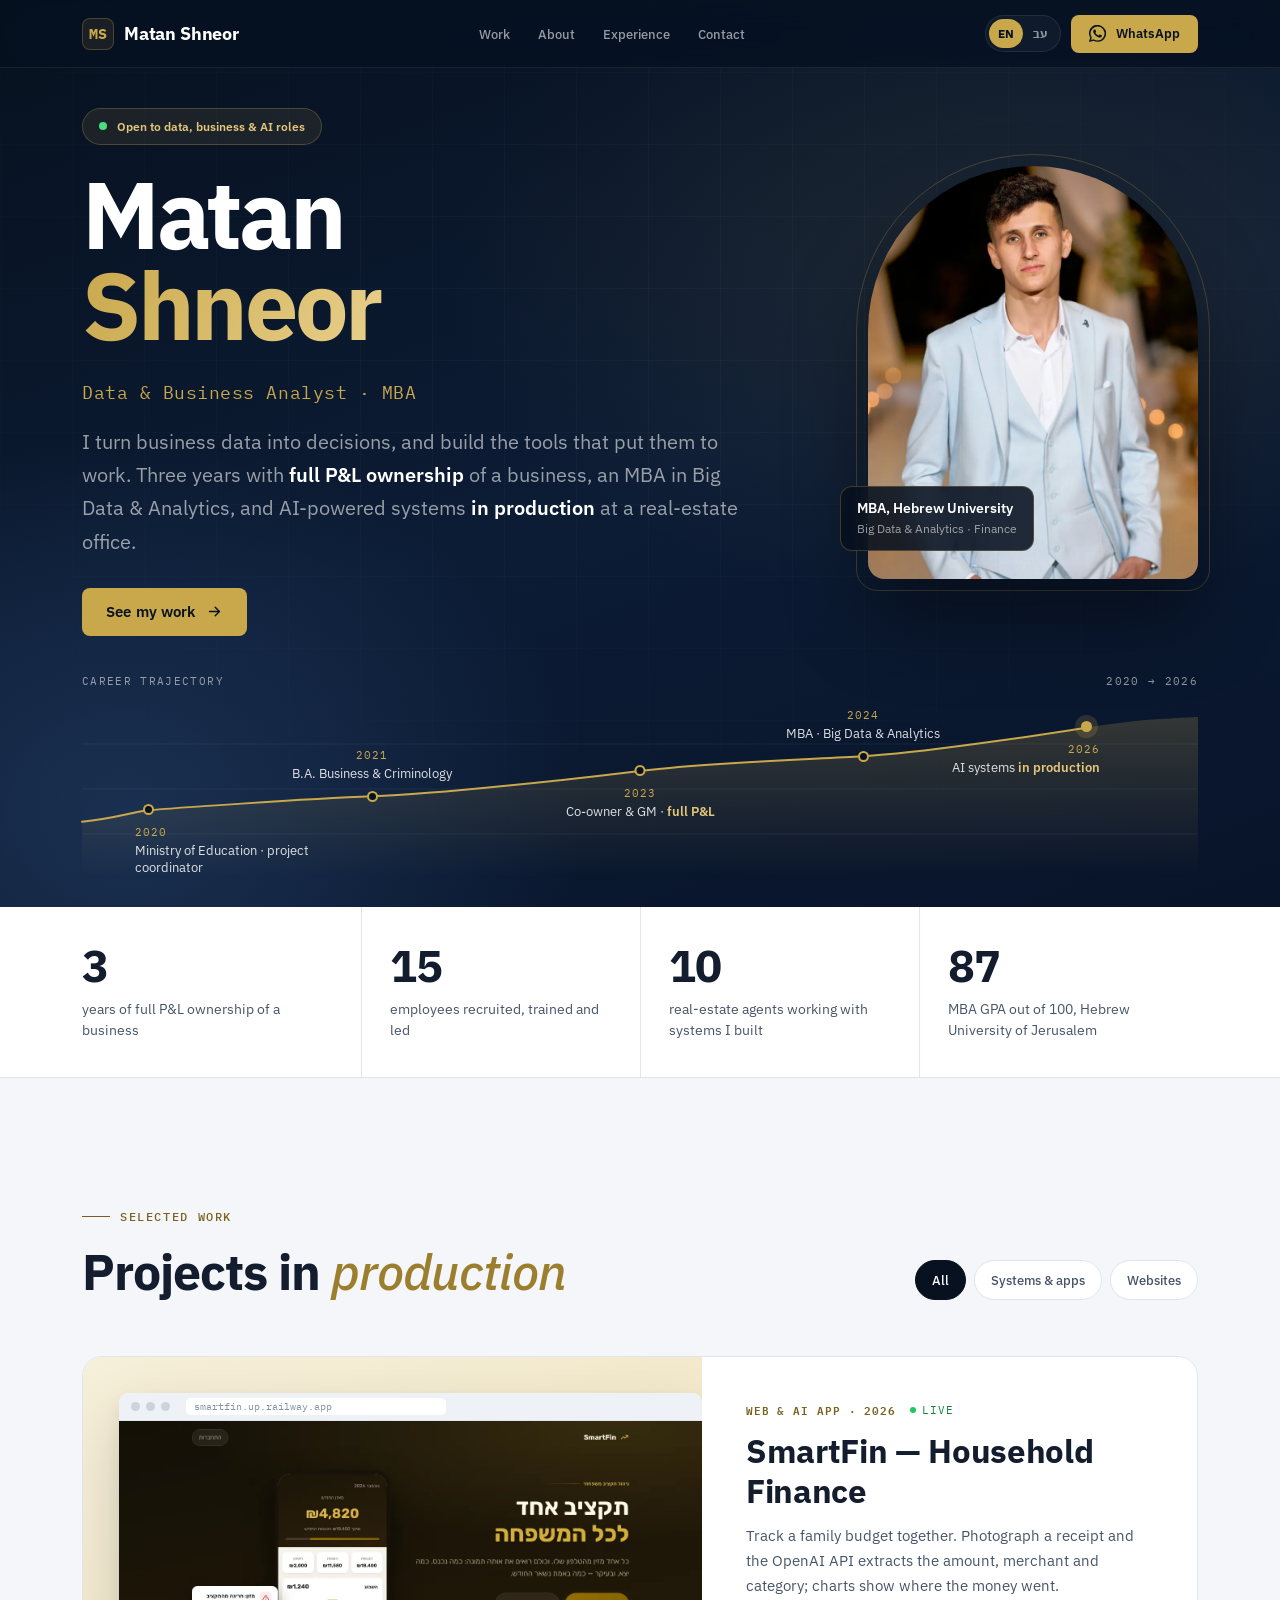
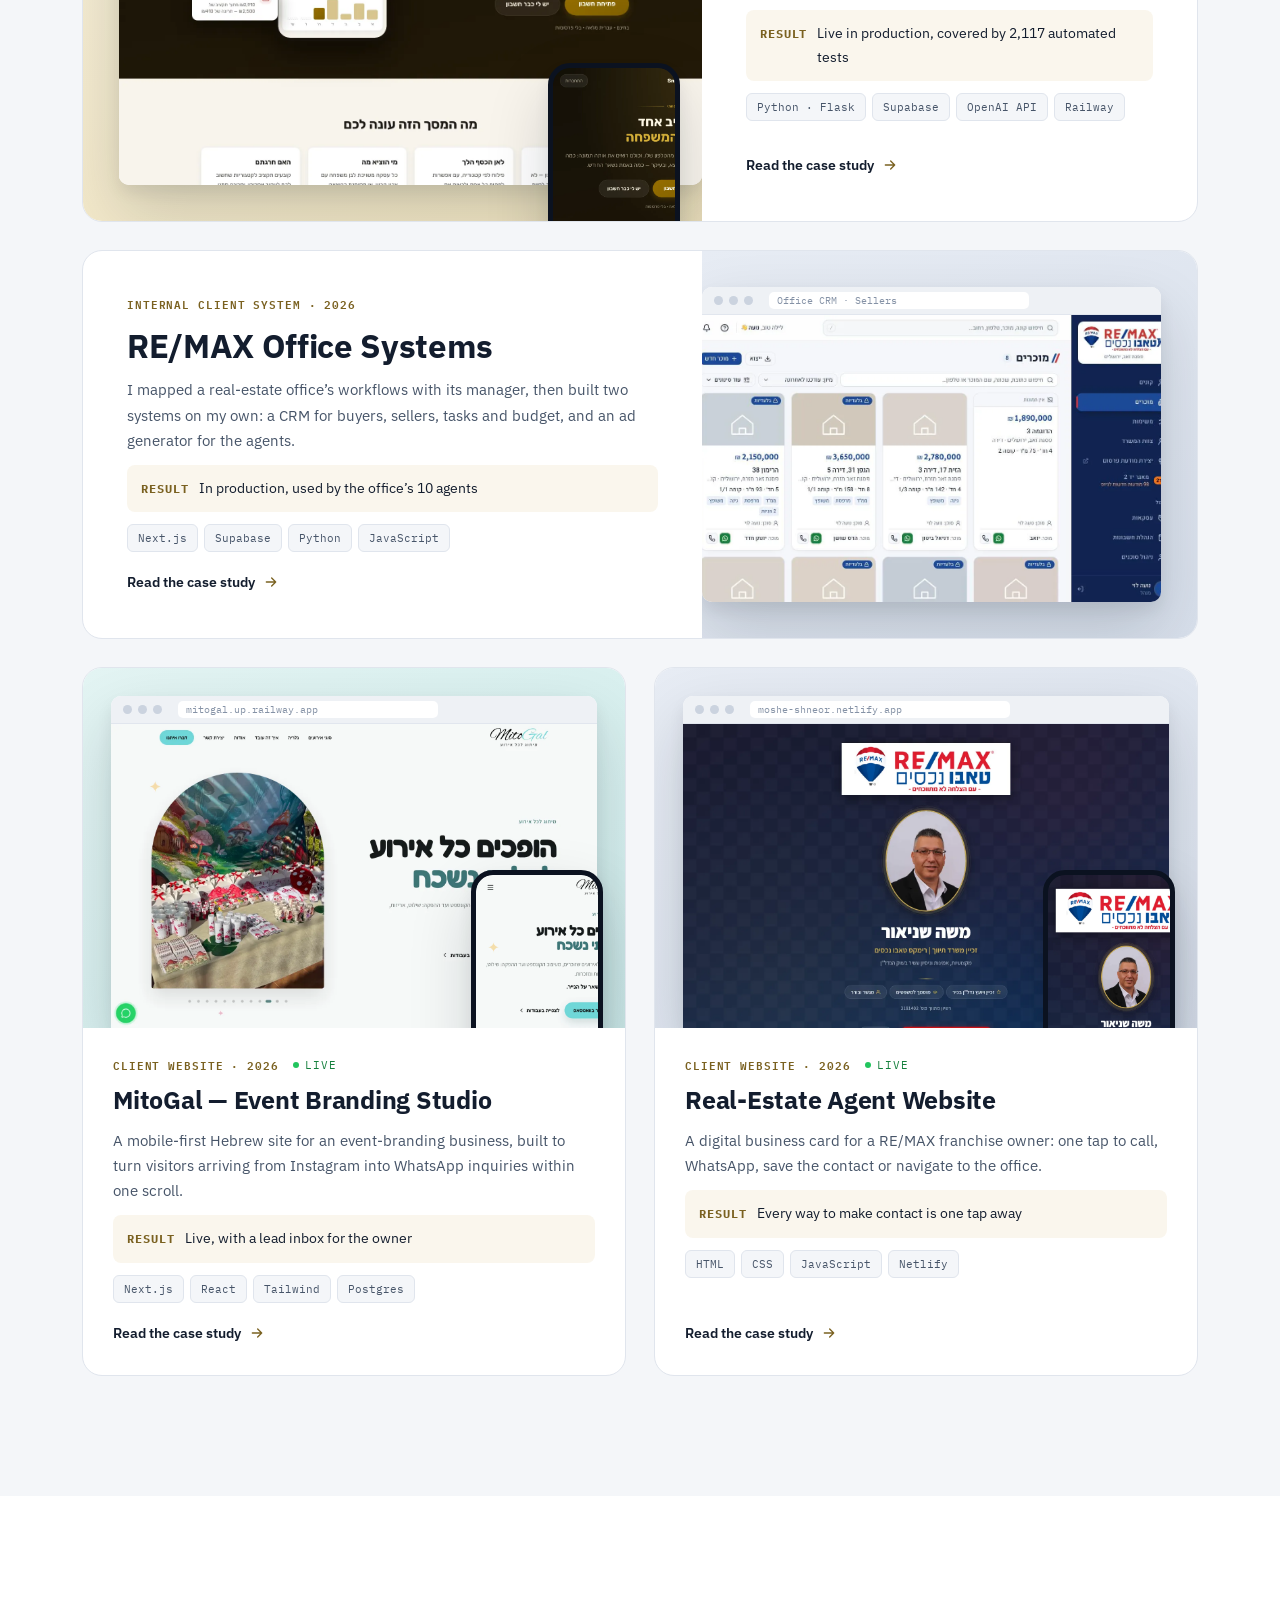
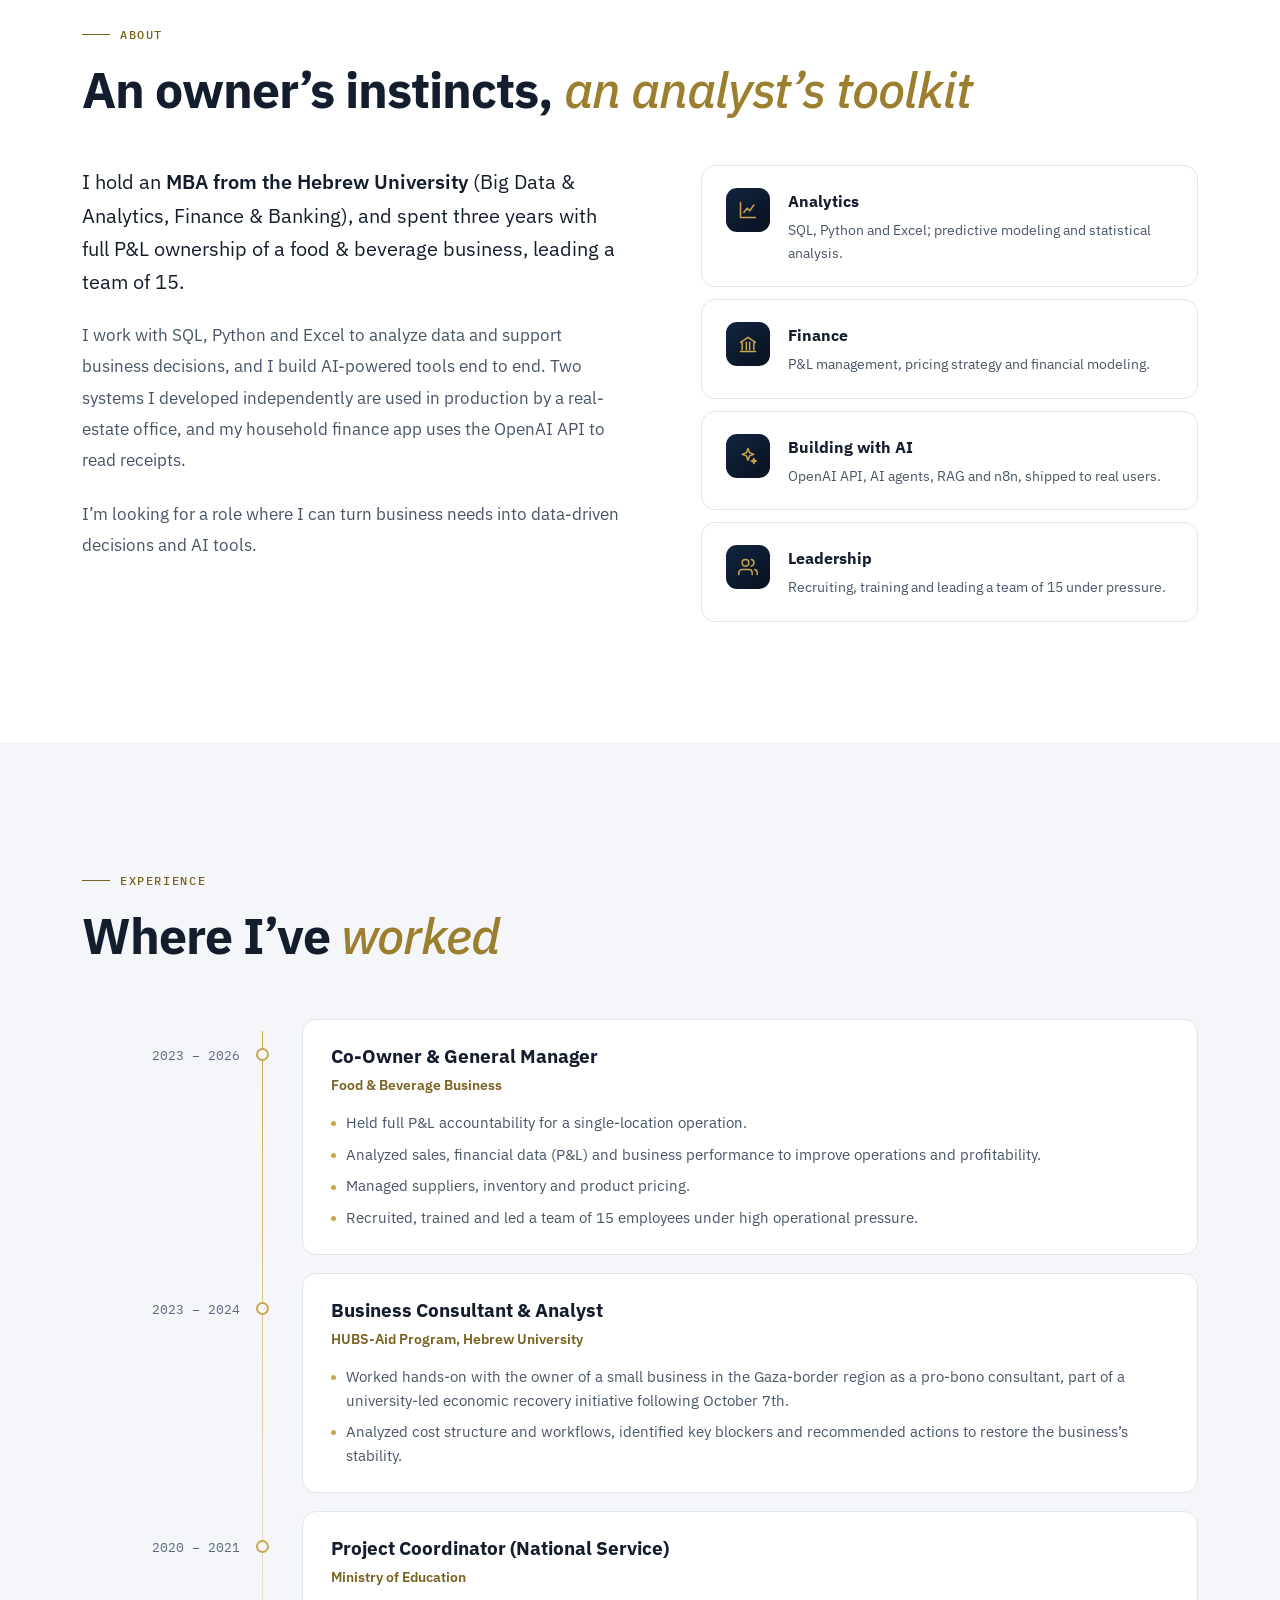
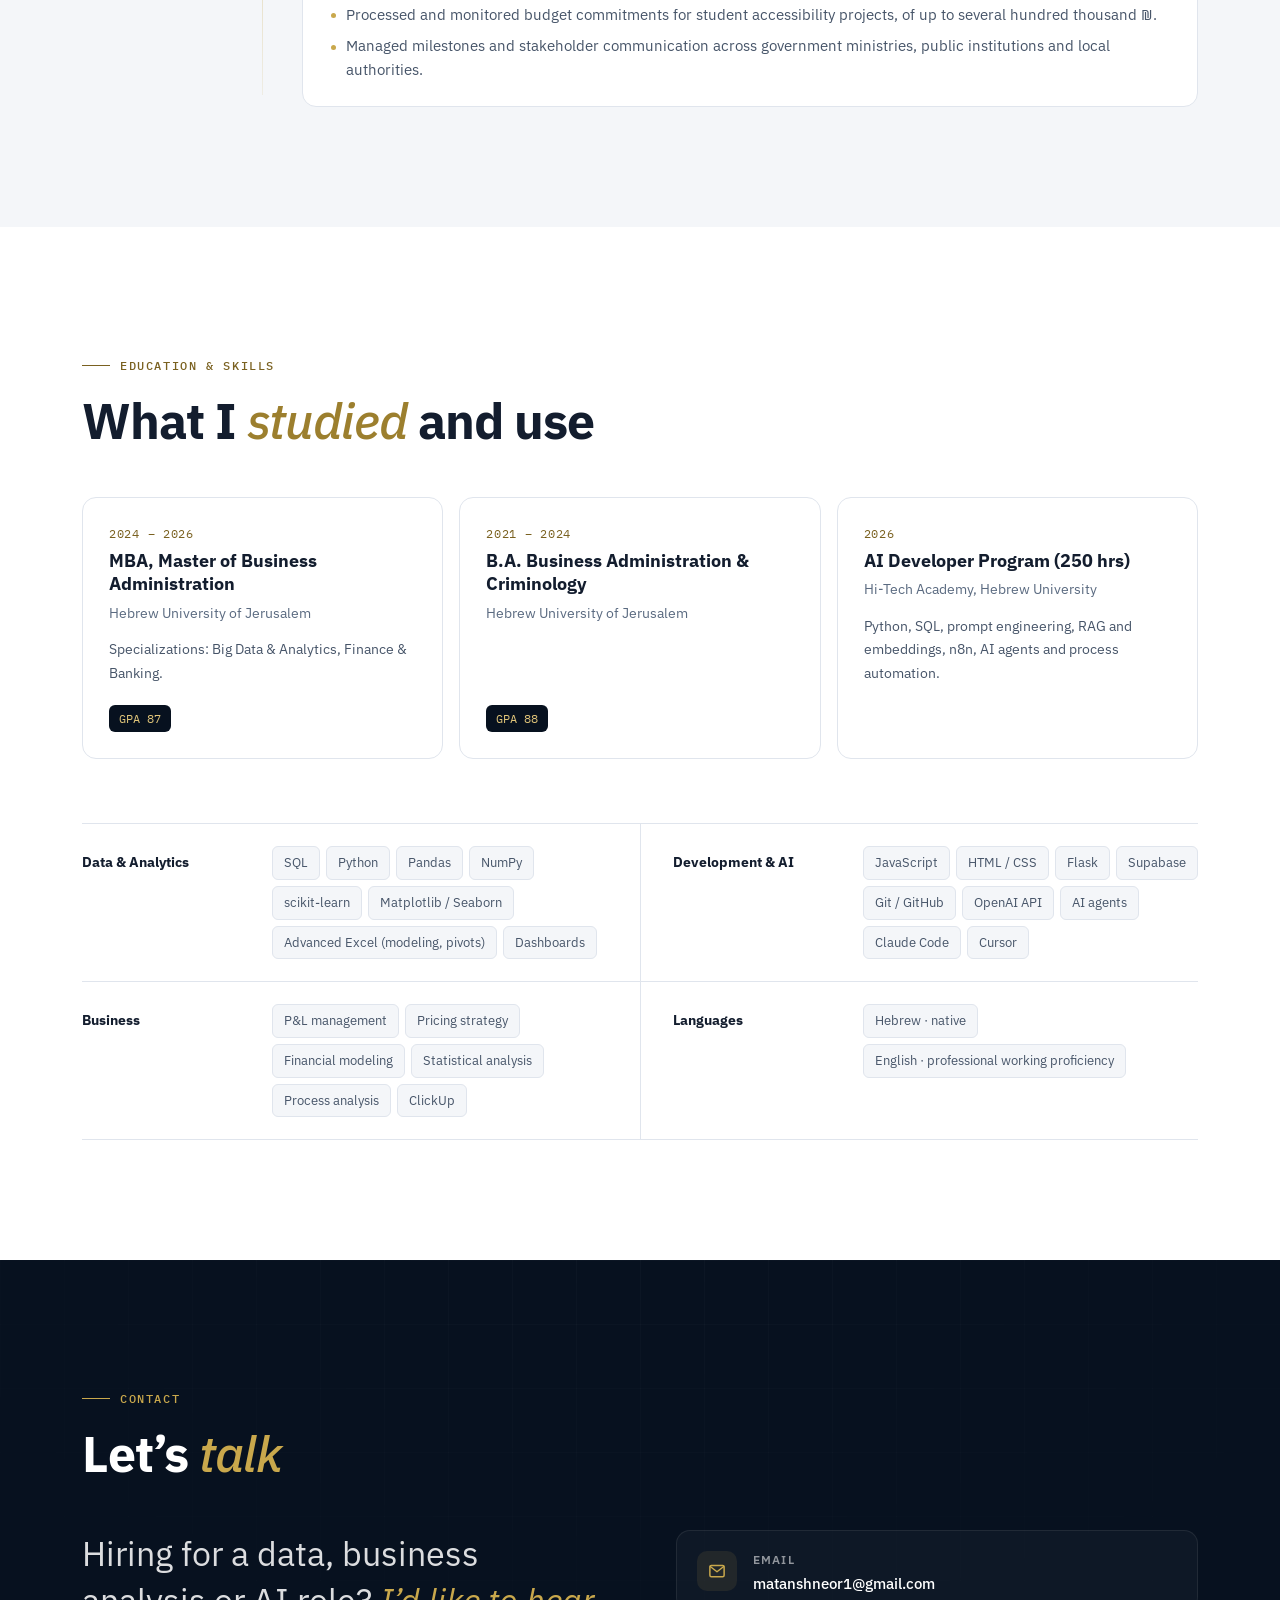
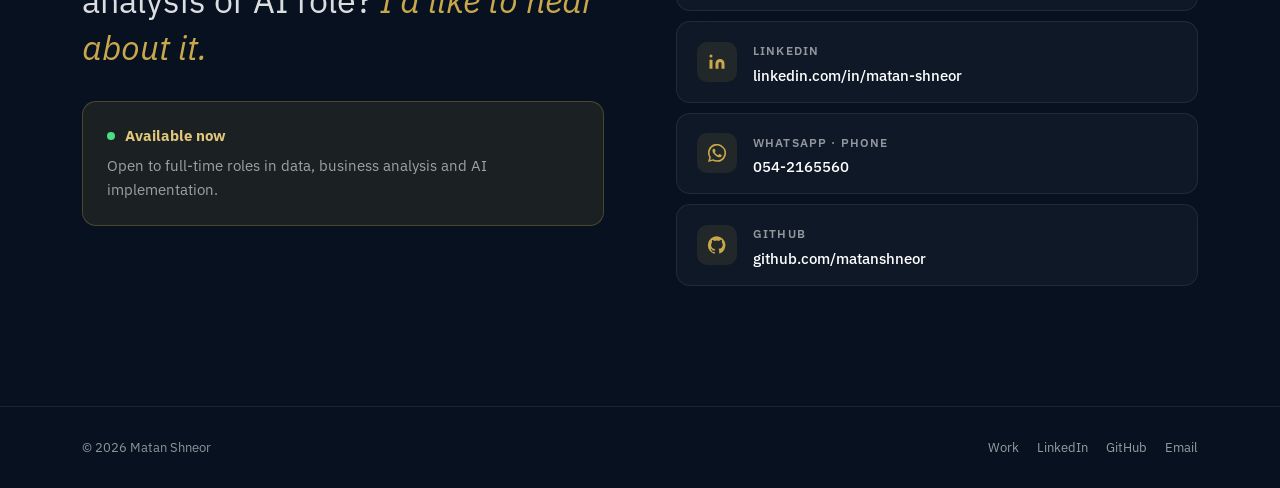
<file: index.html>
<!DOCTYPE html>
<html lang="en" dir="ltr" data-title-en="Matan Shneor — Data &amp; Business Analyst | Portfolio" data-title-he="מתן שניאור — אנליסט נתונים ועסקים | תיק עבודות" data-desc-en="Matan Shneor: MBA (Big Data &amp; Analytics), three years of full P&amp;L ownership of a business, and AI-powered systems in production. Portfolio and contact." data-desc-he="מתן שניאור: MBA בביג דאטה ואנליטיקה, 3 שנים של ניהול ובעלות עסק, ומערכות AI שעובדות בשטח. תיק עבודות, שירותים ויצירת קשר.">
<head>
  <meta charset="UTF-8" />
  <meta name="viewport" content="width=device-width, initial-scale=1, viewport-fit=cover" />
  <title>Matan Shneor — Data &amp; Business Analyst | Portfolio</title>
  <meta name="description" content="Matan Shneor: MBA (Big Data &amp; Analytics), three years of full P&amp;L ownership of a business, and AI-powered systems in production. Portfolio and contact." />
  <meta name="theme-color" content="#07111F" />
  <link rel="canonical" href="https://matanshneor.github.io/Matan-Website/" />
  <link rel="alternate" hreflang="en" href="https://matanshneor.github.io/Matan-Website/" />
  <link rel="alternate" hreflang="he" href="https://matanshneor.github.io/Matan-Website/?lang=he" />
  <link rel="alternate" hreflang="x-default" href="https://matanshneor.github.io/Matan-Website/" />
  <meta property="og:type" content="website" />
  <meta property="og:url" content="https://matanshneor.github.io/Matan-Website/" />
  <meta property="og:title" content="Matan Shneor — Data &amp; Business Analyst | Portfolio" />
  <meta property="og:description" content="Matan Shneor: MBA (Big Data &amp; Analytics), three years of full P&amp;L ownership of a business, and AI-powered systems in production. Portfolio and contact." />
  <meta property="og:image" content="https://matanshneor.github.io/Matan-Website/images/og-image.jpg" />
  <meta name="twitter:card" content="summary_large_image" />
  <link rel="icon" href="data:image/svg+xml,%3Csvg xmlns='http://www.w3.org/2000/svg' viewBox='0 0 100 100'%3E%3Crect width='100' height='100' rx='22' fill='%2307111F'/%3E%3Ctext x='50' y='68' font-family='Helvetica,Arial,sans-serif' font-size='44' font-weight='700' fill='%23C9A84C' text-anchor='middle'%3EMS%3C/text%3E%3C/svg%3E" />
  <script>(function(){var l='en';try{var q=new URLSearchParams(location.search).get('lang');var s=localStorage.getItem('lang');if(q==='he'||q==='en'){l=q;localStorage.setItem('lang',q);}else if(s==='he'||s==='en'){l=s;}}catch(e){}var d=document.documentElement;d.lang=l;d.dir=l==='he'?'rtl':'ltr';d.className+=' js';})();</script>
  <link rel="preconnect" href="https://fonts.googleapis.com" />
  <link rel="preconnect" href="https://fonts.gstatic.com" crossorigin />
  <link href="https://fonts.googleapis.com/css2?family=IBM+Plex+Sans:ital,wght@0,400;0,500;0,600;0,700;1,500&family=IBM+Plex+Sans+Hebrew:wght@400;500;600;700&family=IBM+Plex+Mono:wght@400;500&display=swap" rel="stylesheet" />
  <link rel="stylesheet" href="assets/css/main.css" />
  <script type="application/ld+json">{"@context": "https://schema.org", "@type": "Person", "name": "Matan Shneor", "alternateName": "מתן שניאור", "jobTitle": "Data & Business Analyst", "url": "https://matanshneor.github.io/Matan-Website/", "image": "https://matanshneor.github.io/Matan-Website/images/profile.jpg", "email": "mailto:matanshneor1@gmail.com", "telephone": "+972542165560", "alumniOf": {"@type": "CollegeOrUniversity", "name": "Hebrew University of Jerusalem"}, "knowsAbout": ["Data analysis", "SQL", "Python", "Business analysis", "Financial modeling", "AI automation"], "sameAs": ["https://www.linkedin.com/in/matan-shneor/", "https://github.com/matanshneor"]}</script>
</head>
<body>
<a class="skip-link" href="#main"><span data-lang="en">Skip to content</span><span data-lang="he" lang="he">דילוג לתוכן</span></a>
<svg width="0" height="0" style="position:absolute" aria-hidden="true" focusable="false">
  <symbol id="i-arrow" viewBox="0 0 24 24" fill="none" stroke="currentColor" stroke-width="2" stroke-linecap="round" stroke-linejoin="round"><path d="M5 12h14M13 6l6 6-6 6"/></symbol>
  <symbol id="i-back" viewBox="0 0 24 24" fill="none" stroke="currentColor" stroke-width="2" stroke-linecap="round" stroke-linejoin="round"><path d="M19 12H5M11 18l-6-6 6-6"/></symbol>
  <symbol id="i-download" viewBox="0 0 24 24" fill="none" stroke="currentColor" stroke-width="2" stroke-linecap="round" stroke-linejoin="round"><path d="M12 3v12M7 10l5 5 5-5M4 19h16"/></symbol>
  <symbol id="i-ext" viewBox="0 0 24 24" fill="none" stroke="currentColor" stroke-width="2" stroke-linecap="round" stroke-linejoin="round"><path d="M14 4h6v6M20 4l-9 9M18 14v5a1 1 0 01-1 1H5a1 1 0 01-1-1V7a1 1 0 011-1h5"/></symbol>
  <symbol id="i-mail" viewBox="0 0 24 24" fill="none" stroke="currentColor" stroke-width="2" stroke-linecap="round" stroke-linejoin="round"><rect x="2.5" y="4.5" width="19" height="15" rx="2"/><path d="M3 6l9 7 9-7"/></symbol>
  <symbol id="i-phone" viewBox="0 0 24 24" fill="none" stroke="currentColor" stroke-width="2" stroke-linecap="round" stroke-linejoin="round"><path d="M22 16.9v3a2 2 0 01-2.2 2 19.8 19.8 0 01-8.6-3.1 19.5 19.5 0 01-6-6A19.8 19.8 0 012.1 4.2 2 2 0 014.1 2h3a2 2 0 012 1.7c.1.9.4 1.9.7 2.8a2 2 0 01-.5 2.1L8 9.9a16 16 0 006 6l1.3-1.3a2 2 0 012.1-.4c.9.3 1.9.6 2.8.7a2 2 0 011.8 2z"/></symbol>
  <symbol id="i-wa" viewBox="0 0 24 24" fill="currentColor"><path d="M17.5 14.4c-.3-.1-1.8-.9-2-1s-.5-.1-.7.1-.8 1-.9 1.2-.3.2-.6.1a8.2 8.2 0 01-2.4-1.5 9 9 0 01-1.7-2.1c-.2-.3 0-.5.1-.6l.4-.5.3-.5a.5.5 0 000-.5L9 6.8c-.2-.6-.5-.5-.7-.5h-.6a1.1 1.1 0 00-.8.4A3.4 3.4 0 006 9.2a5.9 5.9 0 001.2 3.1 13.4 13.4 0 005.2 4.6c.7.3 1.3.5 1.7.6a4.2 4.2 0 001.9.1 3.1 3.1 0 002-1.4 2.5 2.5 0 00.2-1.4c-.1-.2-.3-.3-.7-.4zM12 21.8a9.9 9.9 0 01-5-1.4l-.4-.2-3.7 1 1-3.6-.2-.4A9.9 9.9 0 1112 21.8zm8.4-18.3A11.8 11.8 0 001.7 17.7L0 24l6.4-1.7A11.8 11.8 0 0012 23.8 11.8 11.8 0 0020.4 3.5z"/></symbol>
  <symbol id="i-linkedin" viewBox="0 0 24 24" fill="currentColor"><path d="M16 8a6 6 0 016 6v7h-4v-7a2 2 0 00-4 0v7h-4v-7a6 6 0 016-6zM2 9h4v12H2zM4 6a2 2 0 100-4 2 2 0 000 4z"/></symbol>
  <symbol id="i-github" viewBox="0 0 24 24" fill="currentColor"><path d="M12 .3a12 12 0 00-3.8 23.4c.6.1.8-.3.8-.6v-2c-3.3.7-4-1.6-4-1.6-.6-1.4-1.4-1.8-1.4-1.8-1-.7.1-.7.1-.7 1.2.1 1.8 1.2 1.8 1.2 1 1.8 2.8 1.3 3.5 1 0-.8.4-1.3.7-1.6-2.7-.3-5.5-1.3-5.5-5.9 0-1.3.5-2.4 1.2-3.2 0-.3-.5-1.5.1-3.2 0 0 1-.3 3.3 1.2a11.5 11.5 0 016 0C17.3 4.6 18.3 5 18.3 5c.6 1.7.2 2.9.1 3.2.8.8 1.2 1.9 1.2 3.2 0 4.6-2.8 5.6-5.5 5.9.4.4.8 1.1.8 2.2v3.3c0 .3.2.7.8.6A12 12 0 0012 .3"/></symbol>
  <symbol id="i-chart" viewBox="0 0 24 24" fill="none" stroke="currentColor" stroke-width="1.8" stroke-linecap="round" stroke-linejoin="round"><path d="M3 3v18h18"/><path d="M7 15l4-5 3 3 5-7"/></symbol>
  <symbol id="i-bank" viewBox="0 0 24 24" fill="none" stroke="currentColor" stroke-width="1.8" stroke-linecap="round" stroke-linejoin="round"><path d="M3 10l9-6 9 6M5 10v9M10 10v9M14 10v9M19 10v9M3 21h18"/></symbol>
  <symbol id="i-spark" viewBox="0 0 24 24" fill="none" stroke="currentColor" stroke-width="1.8" stroke-linecap="round" stroke-linejoin="round"><path d="M12 3l1.9 5.1L19 10l-5.1 1.9L12 17l-1.9-5.1L5 10l5.1-1.9z"/><path d="M19 15l.8 2.2L22 18l-2.2.8L19 21l-.8-2.2L16 18l2.2-.8z"/></symbol>
  <symbol id="i-users" viewBox="0 0 24 24" fill="none" stroke="currentColor" stroke-width="1.8" stroke-linecap="round" stroke-linejoin="round"><path d="M17 21v-2a4 4 0 00-4-4H5a4 4 0 00-4 4v2"/><circle cx="9" cy="7" r="4"/><path d="M23 21v-2a4 4 0 00-3-3.9M16 3.1a4 4 0 010 7.8"/></symbol>
  <symbol id="i-grid" viewBox="0 0 24 24" fill="none" stroke="currentColor" stroke-width="1.8" stroke-linecap="round" stroke-linejoin="round"><rect x="3" y="3" width="7" height="9" rx="1.5"/><rect x="14" y="3" width="7" height="5" rx="1.5"/><rect x="14" y="12" width="7" height="9" rx="1.5"/><rect x="3" y="16" width="7" height="5" rx="1.5"/></symbol>
  <symbol id="i-site" viewBox="0 0 24 24" fill="none" stroke="currentColor" stroke-width="1.8" stroke-linecap="round" stroke-linejoin="round"><rect x="2" y="4" width="20" height="16" rx="2"/><path d="M2 9h20M6 6.5h.01M9 6.5h.01"/></symbol>
  <symbol id="i-bolt" viewBox="0 0 24 24" fill="none" stroke="currentColor" stroke-width="1.8" stroke-linecap="round" stroke-linejoin="round"><path d="M13 2L4 14h7l-1 8 9-12h-7z"/></symbol>
</svg>
<header class="nav">
  <div class="nav-inner">
    <a href="#top" class="brand" aria-label="Matan Shneor" data-aria-en="Matan Shneor" data-aria-he="מתן שניאור">
      <span class="brand-mark" aria-hidden="true">MS</span>
      <span class="brand-name"><span data-lang="en">Matan Shneor</span><span data-lang="he" lang="he">מתן שניאור</span></span>
    </a>
    <nav class="nav-main" aria-label="Main" data-aria-en="Main" data-aria-he="ראשי">
      <ul class="nav-links">
        <li><a href="#work"><span data-lang="en">Work</span><span data-lang="he" lang="he">עבודות</span></a></li>
        <li><a href="#about"><span data-lang="en">About</span><span data-lang="he" lang="he">אודות</span></a></li>
        <li><a href="#experience"><span data-lang="en">Experience</span><span data-lang="he" lang="he">ניסיון</span></a></li>
        <li><a href="#contact"><span data-lang="en">Contact</span><span data-lang="he" lang="he">צור קשר</span></a></li>
      </ul>
    </nav>
    <div class="nav-actions">
      <button class="lang-toggle" type="button" aria-label="החלפה לעברית" lang="he">
        <span class="opt-en" aria-hidden="true">EN</span><span class="opt-he" aria-hidden="true">עב</span>
      </button>
      <a class="btn btn-gold nav-cta" href="https://wa.me/972542165560" data-wa target="_blank" rel="noopener"><svg aria-hidden="true" focusable="false"><use href="#i-wa"/></svg>WhatsApp</a>
      <button class="nav-burger" type="button" aria-expanded="false" aria-controls="drawer" data-aria-en="Open menu" data-aria-he="פתיחת תפריט" aria-label="Open menu"><span></span></button>
    </div>
  </div>
</header>
<nav class="drawer" id="drawer" aria-label="Mobile" data-aria-en="Mobile" data-aria-he="תפריט נייד">
    <a href="#work"><span data-lang="en">Work</span><span data-lang="he" lang="he">עבודות</span></a>
    <a href="#about"><span data-lang="en">About</span><span data-lang="he" lang="he">אודות</span></a>
    <a href="#experience"><span data-lang="en">Experience</span><span data-lang="he" lang="he">ניסיון</span></a>
    <a href="#contact"><span data-lang="en">Contact</span><span data-lang="he" lang="he">צור קשר</span></a>
    <a class="btn btn-gold" href="https://wa.me/972542165560" data-wa target="_blank" rel="noopener"><svg aria-hidden="true" focusable="false"><use href="#i-wa"/></svg><span data-lang="en">Message me on WhatsApp</span><span data-lang="he" lang="he">שלחו לי הודעה בוואטסאפ</span></a>
</nav>
<main id="main">
<section class="hero" id="top" aria-labelledby="hero-name">
  <div class="container">
    <div class="hero-grid">
      <div class="hero-enter">
        <div class="hero-status"><span class="status-dot" aria-hidden="true"></span><span data-lang="en">Open to data, business &amp; AI roles</span><span data-lang="he" lang="he">פתוח להצעות בתחומי דאטה, ניתוח עסקי ו-AI</span></div>
        <h1 class="hero-name" id="hero-name"><span data-lang="en">Matan</span><span data-lang="he" lang="he">מתן</span><span class="visually-hidden"> </span><span class="last"><span data-lang="en">Shneor</span><span data-lang="he" lang="he">שניאור</span></span></h1>
        <p class="hero-role"><span data-lang="en">Data &amp; Business Analyst · MBA</span><span data-lang="he" lang="he">אנליסט נתונים ועסקים · MBA</span></p>
        <p data-lang="en" class="hero-lede">I turn business data into decisions, and build the tools that put them to work. Three years with <strong>full P&amp;L ownership</strong> of a business, an MBA in Big Data &amp; Analytics, and AI-powered systems <strong>in production</strong> at a real-estate office.</p><p data-lang="he" class="hero-lede" lang="he">אני הופך נתונים עסקיים להחלטות, ובונה את הכלים שמיישמים אותן. <strong>3 שנים של ניהול ובעלות עסק</strong>, MBA בביג דאטה ואנליטיקה, ומערכות מבוססות AI <strong>שעובדות בשטח</strong> במשרד נדל״ן.</p>
        <div class="hero-actions">
          <a class="btn btn-gold" href="#work"><span data-lang="en">See my work</span><span data-lang="he" lang="he">לצפייה בעבודות</span><svg class="arrow" aria-hidden="true" focusable="false"><use href="#i-arrow"/></svg></a>
        </div>
      </div>
      <div class="hero-photo">
        <div class="hero-photo-frame">
          <img src="images/profile.webp" width="800" height="1200" fetchpriority="high" alt="Portrait of Matan Shneor" data-alt-en="Portrait of Matan Shneor" data-alt-he="תמונה של מתן שניאור" />
        </div>
        <div class="hero-photo-tag"><b><span data-lang="en">MBA, Hebrew University</span><span data-lang="he" lang="he">MBA, האוניברסיטה העברית</span></b><span data-lang="en">Big Data &amp; Analytics · Finance</span><span data-lang="he" lang="he">ביג דאטה ואנליטיקה · מימון</span></div>
      </div>
    </div>
  </div>

  <div class="container career" role="group" aria-label="Career trajectory, 2020 to 2026" data-aria-en="Career trajectory, 2020 to 2026" data-aria-he="מסלול קריירה, 2020 עד 2026">
    <div class="career-label" aria-hidden="true"><span><span data-lang="en">Career trajectory</span><span data-lang="he" lang="he">מסלול קריירה</span></span><span dir="ltr">2020 → 2026</span></div>
    <div class="career-plot">
      <svg viewBox="0 0 1000 220" preserveAspectRatio="none" aria-hidden="true" focusable="false">
        <defs>
          <linearGradient id="careerFill" x1="0" y1="0" x2="0" y2="1">
            <stop offset="0%" stop-color="#C9A84C" stop-opacity="0.22"/>
            <stop offset="100%" stop-color="#C9A84C" stop-opacity="0"/>
          </linearGradient>
        </defs>
        <g class="career-grid">
          <line x1="0" y1="55" x2="1000" y2="55" vector-effect="non-scaling-stroke"/>
          <line x1="0" y1="110" x2="1000" y2="110" vector-effect="non-scaling-stroke"/>
          <line x1="0" y1="165" x2="1000" y2="165" vector-effect="non-scaling-stroke"/>
        </g>
        <path class="career-area" d="M0,150 C30,146 45,138 60,136 S200,122 260,119 S440,98 500,88 S650,74 700,70 S850,46 900,35 S975,24 1000,22 L1000,220 L0,220 Z"/>
        <path class="career-line" pathLength="1" vector-effect="non-scaling-stroke" d="M0,150 C30,146 45,138 60,136 S200,122 260,119 S440,98 500,88 S650,74 700,70 S850,46 900,35 S975,24 1000,22"/>
      </svg>
      <ol class="milestones">
        <li><div class="milestone down start" style="left:6%;--y:62%"><span class="ms-year">2020</span><span class="ms-text"><span data-lang="en">Ministry of Education <span class="opt">· project coordinator</span></span><span data-lang="he" lang="he">משרד החינוך <span class="opt">· רכז פרויקטים</span></span></span></div></li>
        <li><div class="milestone up" style="left:26%;--y:54%"><span class="ms-year">2021</span><span class="ms-text"><span data-lang="en">B.A. <span class="opt">Business &amp; Criminology</span></span><span data-lang="he" lang="he">תואר ראשון <span class="opt">מנהל עסקים וקרימינולוגיה</span></span></span></div></li>
        <li><div class="milestone down" style="left:50%;--y:40%"><span class="ms-year">2023</span><span class="ms-text"><span data-lang="en">Co-owner &amp; GM · <b>full P&amp;L</b></span><span data-lang="he" lang="he">שותף ומנכ״ל · <b>P&amp;L מלא</b></span></span></div></li>
        <li><div class="milestone up" style="left:70%;--y:32%"><span class="ms-year">2024</span><span class="ms-text"><span data-lang="en">MBA <span class="opt">· Big Data &amp; Analytics</span></span><span data-lang="he" lang="he">MBA <span class="opt">· ביג דאטה ואנליטיקה</span></span></span></div></li>
        <li><div class="milestone down now end" style="left:90%;--y:16%"><span class="ms-year">2026</span><span class="ms-text"><span data-lang="en">AI systems <b>in production</b></span><span data-lang="he" lang="he">מערכות AI <b>בפרודקשן</b></span></span></div></li>
      </ol>
    </div>
  </div>
</section>

<section class="proof" aria-label="Key numbers" data-aria-en="Key numbers" data-aria-he="מספרים מרכזיים">
  <div class="container">
    <dl class="proof-grid">
      <div class="proof-item reveal">
        <dt class="visually-hidden"><span data-lang="en">Years</span><span data-lang="he" lang="he">שנים</span></dt>
        <dd><span class="proof-num"><span data-count="3">3</span></span>
        <p data-lang="en" class="proof-label">years of full P&amp;L ownership of a business</p><p data-lang="he" class="proof-label" lang="he">שנים של ניהול ובעלות עסק</p></dd>
      </div>
      <div class="proof-item reveal" style="--d:80ms">
        <dt class="visually-hidden"><span data-lang="en">Team</span><span data-lang="he" lang="he">צוות</span></dt>
        <dd><span class="proof-num"><span data-count="15">15</span></span>
        <p data-lang="en" class="proof-label">employees recruited, trained and led</p><p data-lang="he" class="proof-label" lang="he">עובדים שגייסתי, הכשרתי וניהלתי</p></dd>
      </div>
      <div class="proof-item reveal" style="--d:160ms">
        <dt class="visually-hidden"><span data-lang="en">Users</span><span data-lang="he" lang="he">משתמשים</span></dt>
        <dd><span class="proof-num"><span data-count="10">10</span></span>
        <p data-lang="en" class="proof-label">real-estate agents working with systems I built</p><p data-lang="he" class="proof-label" lang="he">סוכני נדל״ן עובדים עם מערכות שבניתי</p></dd>
      </div>
      <div class="proof-item reveal" style="--d:240ms">
        <dt class="visually-hidden"><span data-lang="en">GPA</span><span data-lang="he" lang="he">ממוצע</span></dt>
        <dd><span class="proof-num"><span data-count="87">87</span></span>
        <p data-lang="en" class="proof-label">MBA GPA out of 100, Hebrew University of Jerusalem</p><p data-lang="he" class="proof-label" lang="he">ממוצע בתואר השני (מתוך 100), האוניברסיטה העברית</p></dd>
      </div>
    </dl>
  </div>
</section>

<section class="section section--paper2" id="work" aria-labelledby="work-title">
  <div class="container">
    <div class="section-head">
      <div>
        <span class="eyebrow"><span data-lang="en">Selected work</span><span data-lang="he" lang="he">תיק עבודות</span></span>
        <h2 class="section-title" id="work-title"><span data-lang="en">Projects in <em>production</em></span><span data-lang="he" lang="he">פרויקטים <em>שעובדים בשטח</em></span></h2>
      </div>
      <div class="filters" role="group" aria-label="Filter projects" data-aria-en="Filter projects" data-aria-he="סינון פרויקטים">
        <button class="filter" type="button" data-filter="all" aria-pressed="true"><span data-lang="en">All</span><span data-lang="he" lang="he">הכול</span></button>
        <button class="filter" type="button" data-filter="apps" aria-pressed="false"><span data-lang="en">Systems &amp; apps</span><span data-lang="he" lang="he">מערכות ואפליקציות</span></button>
        <button class="filter" type="button" data-filter="sites" aria-pressed="false"><span data-lang="en">Websites</span><span data-lang="he" lang="he">אתרים</span></button>
      </div>
    </div>
    <p class="visually-hidden" role="status" id="work-status"></p>
    <div class="work-grid">
      <article class="work-card work-card--featured reveal" data-cat="apps" style="--d:0ms">
        <div class="work-media work-media--gold"><div class="browser "><div class="browser-bar" aria-hidden="true"><i></i><i></i><i></i><span class="url">smartfin.up.railway.app</span></div><img src="images/projects/smartfin/landing.webp" width="1440" height="900" loading="lazy" decoding="async" alt="SmartFin landing page with a phone mockup of the monthly balance" data-alt-en="SmartFin landing page with a phone mockup of the monthly balance" data-alt-he="דף הבית של SmartFin עם הדמיית טלפון של מאזן החודש" /></div><div class="phone"><img src="images/projects/smartfin/mobile.webp" width="780" height="1688" loading="lazy" decoding="async" alt="SmartFin on a phone" data-alt-en="SmartFin on a phone" data-alt-he="SmartFin בטלפון" /></div></div>
        <div class="work-body">
          <div class="work-meta"><span class="cat"><span data-lang="en">Web &amp; AI app · 2026</span><span data-lang="he" lang="he">אפליקציית Web ו-AI · 2026</span></span><span class="badge-live"><span data-lang="en">Live</span><span data-lang="he" lang="he">באוויר</span></span></div>
          <h3 class="work-title"><a href="projects/smartfin.html"><span data-lang="en">SmartFin — Household Finance</span><span data-lang="he" lang="he">SmartFin — ניהול תקציב משפחתי</span></a></h3>
          <p data-lang="en" class="work-desc">Track a family budget together. Photograph a receipt and the OpenAI API extracts the amount, merchant and category; charts show where the money went.</p><p data-lang="he" class="work-desc" lang="he">ניהול תקציב משפחתי משותף. מצלמים קבלה וה-OpenAI API מחלץ סכום, בית עסק וקטגוריה; גרפים מראים לאן הלך הכסף.</p>
          <p class="work-result"><b><span data-lang="en">Result</span><span data-lang="he" lang="he">תוצאה</span></b><span data-lang="en">Live in production, covered by 2,117 automated tests</span><span data-lang="he" lang="he">באוויר, עם 2,117 בדיקות אוטומטיות</span></p>
          <div class="tags" role="group" aria-label="Tech stack" data-aria-en="Tech stack" data-aria-he="טכנולוגיות"><span class="tag">Python · Flask</span><span class="tag">Supabase</span><span class="tag">OpenAI API</span><span class="tag">Railway</span></div>
          <span class="work-link" aria-hidden="true"><span data-lang="en">Read the case study</span><span data-lang="he" lang="he">לקריאת המקרה המלא</span><svg class="arrow" aria-hidden="true" focusable="false"><use href="#i-arrow"/></svg></span>
        </div>
      </article>
      <article class="work-card work-card--featured work-card--flip reveal" data-cat="apps" style="--d:0ms">
        <div class="work-media work-media--slate"><div class="browser "><div class="browser-bar" aria-hidden="true"><i></i><i></i><i></i><span class="url">Office CRM · Sellers</span></div><img src="images/projects/remax-office/crm-properties.webp" width="1196" height="703" loading="lazy" decoding="async" alt="RE/MAX CRM — sellers screen with property cards (demo data)" data-alt-en="RE/MAX CRM — sellers screen with property cards (demo data)" data-alt-he="מערכת ה-CRM של רימקס — מסך המוכרים עם כרטיסי נכסים (נתוני דמו)" /></div></div>
        <div class="work-body">
          <div class="work-meta"><span class="cat"><span data-lang="en">Internal client system · 2026</span><span data-lang="he" lang="he">מערכת פנימית ללקוח · 2026</span></span></div>
          <h3 class="work-title"><a href="projects/remax-office.html"><span data-lang="en">RE/MAX Office Systems</span><span data-lang="he" lang="he">מערכות למשרד RE/MAX</span></a></h3>
          <p data-lang="en" class="work-desc">I mapped a real-estate office’s workflows with its manager, then built two systems on my own: a CRM for buyers, sellers, tasks and budget, and an ad generator for the agents.</p><p data-lang="he" class="work-desc" lang="he">מיפיתי עם מנהלת המשרד את תהליכי העבודה של משרד תיווך, ובניתי לבד שתי מערכות: CRM לקונים, מוכרים, משימות ותקציב, ומחולל מודעות לסוכנים.</p>
          <p class="work-result"><b><span data-lang="en">Result</span><span data-lang="he" lang="he">תוצאה</span></b><span data-lang="en">In production, used by the office’s 10 agents</span><span data-lang="he" lang="he">בפרודקשן, בשימוש 10 סוכני המשרד</span></p>
          <div class="tags" role="group" aria-label="Tech stack" data-aria-en="Tech stack" data-aria-he="טכנולוגיות"><span class="tag">Next.js</span><span class="tag">Supabase</span><span class="tag">Python</span><span class="tag">JavaScript</span></div>
          <span class="work-link" aria-hidden="true"><span data-lang="en">Read the case study</span><span data-lang="he" lang="he">לקריאת המקרה המלא</span><svg class="arrow" aria-hidden="true" focusable="false"><use href="#i-arrow"/></svg></span>
        </div>
      </article>
      <article class="work-card reveal" data-cat="sites" style="--d:0ms">
        <div class="work-media work-media--teal"><div class="browser "><div class="browser-bar" aria-hidden="true"><i></i><i></i><i></i><span class="url">mitogal.up.railway.app</span></div><img src="images/projects/mitogal/desktop.webp" width="1440" height="900" loading="lazy" decoding="async" alt="MitoGal website hero: event branding with a photo gallery" data-alt-en="MitoGal website hero: event branding with a photo gallery" data-alt-he="האתר של מיתוגל: מיתוג לאירועים עם גלריית תמונות" /></div><div class="phone"><img src="images/projects/mitogal/mobile.webp" width="780" height="1688" loading="lazy" decoding="async" alt="MitoGal on a phone" data-alt-en="MitoGal on a phone" data-alt-he="מיתוגל בטלפון" /></div></div>
        <div class="work-body">
          <div class="work-meta"><span class="cat"><span data-lang="en">Client website · 2026</span><span data-lang="he" lang="he">אתר ללקוח · 2026</span></span><span class="badge-live"><span data-lang="en">Live</span><span data-lang="he" lang="he">באוויר</span></span></div>
          <h3 class="work-title"><a href="projects/mitogal.html"><span data-lang="en">MitoGal — Event Branding Studio</span><span data-lang="he" lang="he">מיתוגל — סטודיו למיתוג אירועים</span></a></h3>
          <p data-lang="en" class="work-desc">A mobile-first Hebrew site for an event-branding business, built to turn visitors arriving from Instagram into WhatsApp inquiries within one scroll.</p><p data-lang="he" class="work-desc" lang="he">אתר בעברית, מותאם קודם כל לנייד, לעסק של מיתוג אירועים. המטרה: להפוך גולש שהגיע מאינסטגרם לפנייה בוואטסאפ תוך גלילה אחת.</p>
          <p class="work-result"><b><span data-lang="en">Result</span><span data-lang="he" lang="he">תוצאה</span></b><span data-lang="en">Live, with a lead inbox for the owner</span><span data-lang="he" lang="he">באוויר, עם תיבת פניות לבעלת העסק</span></p>
          <div class="tags" role="group" aria-label="Tech stack" data-aria-en="Tech stack" data-aria-he="טכנולוגיות"><span class="tag">Next.js</span><span class="tag">React</span><span class="tag">Tailwind</span><span class="tag">Postgres</span></div>
          <span class="work-link" aria-hidden="true"><span data-lang="en">Read the case study</span><span data-lang="he" lang="he">לקריאת המקרה המלא</span><svg class="arrow" aria-hidden="true" focusable="false"><use href="#i-arrow"/></svg></span>
        </div>
      </article>
      <article class="work-card reveal" data-cat="sites" style="--d:80ms">
        <div class="work-media work-media--slate"><div class="browser "><div class="browser-bar" aria-hidden="true"><i></i><i></i><i></i><span class="url">moshe-shneor.netlify.app</span></div><img src="images/projects/agent-website/desktop.webp" width="1440" height="900" loading="lazy" decoding="async" alt="Real-estate agent website with RE/MAX branding and contact actions" data-alt-en="Real-estate agent website with RE/MAX branding and contact actions" data-alt-he="אתר תדמית לסוכן נדל״ן עם מיתוג רימקס ופעולות יצירת קשר" /></div><div class="phone"><img src="images/projects/agent-website/mobile.webp" width="780" height="1688" loading="lazy" decoding="async" alt="Agent website on a phone" data-alt-en="Agent website on a phone" data-alt-he="אתר הסוכן בטלפון" /></div></div>
        <div class="work-body">
          <div class="work-meta"><span class="cat"><span data-lang="en">Client website · 2026</span><span data-lang="he" lang="he">אתר ללקוח · 2026</span></span><span class="badge-live"><span data-lang="en">Live</span><span data-lang="he" lang="he">באוויר</span></span></div>
          <h3 class="work-title"><a href="projects/agent-website.html"><span data-lang="en">Real-Estate Agent Website</span><span data-lang="he" lang="he">אתר תדמית לסוכן נדל״ן</span></a></h3>
          <p data-lang="en" class="work-desc">A digital business card for a RE/MAX franchise owner: one tap to call, WhatsApp, save the contact or navigate to the office.</p><p data-lang="he" class="work-desc" lang="he">כרטיס ביקור דיגיטלי לזכיין רימקס: לחיצה אחת להתקשר, לשלוח וואטסאפ, לשמור איש קשר או לנווט למשרד.</p>
          <p class="work-result"><b><span data-lang="en">Result</span><span data-lang="he" lang="he">תוצאה</span></b><span data-lang="en">Every way to make contact is one tap away</span><span data-lang="he" lang="he">כל דרך ליצירת קשר במרחק לחיצה אחת</span></p>
          <div class="tags" role="group" aria-label="Tech stack" data-aria-en="Tech stack" data-aria-he="טכנולוגיות"><span class="tag">HTML</span><span class="tag">CSS</span><span class="tag">JavaScript</span><span class="tag">Netlify</span></div>
          <span class="work-link" aria-hidden="true"><span data-lang="en">Read the case study</span><span data-lang="he" lang="he">לקריאת המקרה המלא</span><svg class="arrow" aria-hidden="true" focusable="false"><use href="#i-arrow"/></svg></span>
        </div>
      </article>
    </div>
  </div>
</section>


<section class="section" id="about" aria-labelledby="about-title">
  <div class="container">
    <span class="eyebrow"><span data-lang="en">About</span><span data-lang="he" lang="he">אודות</span></span>
    <h2 class="section-title" id="about-title" style="margin-bottom:48px"><span data-lang="en">An owner’s instincts, <em>an analyst’s toolkit</em></span><span data-lang="he" lang="he">חשיבה של בעל עסק, <em>כלים של אנליסט</em></span></h2>
    <div class="about-grid">
      <div class="about-text reveal">
        <p data-lang="en">I hold an <strong>MBA from the Hebrew University</strong> (Big Data &amp; Analytics, Finance &amp; Banking), and spent three years with full P&amp;L ownership of a food &amp; beverage business, leading a team of 15.</p><p data-lang="he" lang="he">אני בעל <strong>MBA מהאוניברסיטה העברית</strong> (ביג דאטה ואנליטיקה, מימון ובנקאות), ובשלוש השנים האחרונות החזקתי באחריות P&amp;L מלאה על עסק מזון ומשקאות וניהלתי צוות של 15 עובדים.</p>
        <p data-lang="en">I work with SQL, Python and Excel to analyze data and support business decisions, and I build AI-powered tools end to end. Two systems I developed independently are used in production by a real-estate office, and my household finance app uses the OpenAI API to read receipts.</p><p data-lang="he" lang="he">אני עובד עם SQL, ‏Python ו-Excel כדי לנתח נתונים ולתמוך בהחלטות עסקיות, ובונה כלים מבוססי AI מקצה לקצה. שתי מערכות שפיתחתי לבד עובדות בפרודקשן במשרד נדל״ן, ואפליקציית ניהול התקציב שלי משתמשת ב-OpenAI API כדי לקרוא קבלות.</p>
        <p data-lang="en">I’m looking for a role where I can turn business needs into data-driven decisions and AI tools.</p><p data-lang="he" lang="he">אני מחפש תפקיד שבו אוכל להפוך צרכים עסקיים להחלטות מבוססות נתונים ולכלי AI.</p>
      </div>
      <div class="pillars reveal" style="--d:120ms">
        <div class="pillar"><div class="pillar-icon"><svg aria-hidden="true" focusable="false"><use href="#i-chart"/></svg></div><div><h3><span data-lang="en">Analytics</span><span data-lang="he" lang="he">אנליטיקה</span></h3><p data-lang="en">SQL, Python and Excel; predictive modeling and statistical analysis.</p><p data-lang="he" lang="he">SQL, ‏Python ו-Excel; מודלים חזויים וניתוח סטטיסטי.</p></div></div>
        <div class="pillar"><div class="pillar-icon"><svg aria-hidden="true" focusable="false"><use href="#i-bank"/></svg></div><div><h3><span data-lang="en">Finance</span><span data-lang="he" lang="he">מימון</span></h3><p data-lang="en">P&amp;L management, pricing strategy and financial modeling.</p><p data-lang="he" lang="he">ניהול רווח והפסד, אסטרטגיית תמחור ומודלים פיננסיים.</p></div></div>
        <div class="pillar"><div class="pillar-icon"><svg aria-hidden="true" focusable="false"><use href="#i-spark"/></svg></div><div><h3><span data-lang="en">Building with AI</span><span data-lang="he" lang="he">פיתוח עם AI</span></h3><p data-lang="en">OpenAI API, AI agents, RAG and n8n, shipped to real users.</p><p data-lang="he" lang="he">OpenAI API, סוכני AI, ‏RAG ו-n8n, במוצרים שמשתמשים אמיתיים עובדים איתם.</p></div></div>
        <div class="pillar"><div class="pillar-icon"><svg aria-hidden="true" focusable="false"><use href="#i-users"/></svg></div><div><h3><span data-lang="en">Leadership</span><span data-lang="he" lang="he">ניהול</span></h3><p data-lang="en">Recruiting, training and leading a team of 15 under pressure.</p><p data-lang="he" lang="he">גיוס, הכשרה וניהול צוות של 15 עובדים בלחץ תפעולי.</p></div></div>
      </div>
    </div>
  </div>
</section>

<section class="section section--paper2" id="experience" aria-labelledby="exp-title">
  <div class="container">
    <span class="eyebrow"><span data-lang="en">Experience</span><span data-lang="he" lang="he">ניסיון</span></span>
    <h2 class="section-title" id="exp-title" style="margin-bottom:56px"><span data-lang="en">Where I’ve <em>worked</em></span><span data-lang="he" lang="he">איפה <em>עבדתי</em></span></h2>
    <ol class="timeline">
      
      <li class="tl-item reveal" style="--d:0ms">
        <div class="tl-when"><bdi dir="ltr">2023 – 2026</bdi></div>
        <div class="tl-card">
          <h3 class="tl-role"><span data-lang="en">Co-Owner &amp; General Manager</span><span data-lang="he" lang="he">שותף ומנכ״ל</span></h3>
          <p class="tl-org"><span data-lang="en">Food &amp; Beverage Business</span><span data-lang="he" lang="he">עסק מזון ומשקאות</span></p>
          <ul><li><span data-lang="en">Held full P&amp;L accountability for a single-location operation.</span><span data-lang="he" lang="he">אחריות P&amp;L מלאה על עסק בסניף יחיד.</span></li><li><span data-lang="en">Analyzed sales, financial data (P&amp;L) and business performance to improve operations and profitability.</span><span data-lang="he" lang="he">ניתוח מכירות, נתונים פיננסיים (P&amp;L) וביצועים עסקיים לשיפור התפעול והרווחיות.</span></li><li><span data-lang="en">Managed suppliers, inventory and product pricing.</span><span data-lang="he" lang="he">ניהול ספקים, מלאי ותמחור מוצרים.</span></li><li><span data-lang="en">Recruited, trained and led a team of 15 employees under high operational pressure.</span><span data-lang="he" lang="he">גיוס, הכשרה וניהול צוות של 15 עובדים תחת לחץ תפעולי גבוה.</span></li></ul>
        </div>
      </li>
      
      <li class="tl-item reveal" style="--d:80ms">
        <div class="tl-when"><bdi dir="ltr">2023 – 2024</bdi></div>
        <div class="tl-card">
          <h3 class="tl-role"><span data-lang="en">Business Consultant &amp; Analyst</span><span data-lang="he" lang="he">יועץ ואנליסט עסקי</span></h3>
          <p class="tl-org"><span data-lang="en">HUBS-Aid Program, Hebrew University</span><span data-lang="he" lang="he">תוכנית HUBS-Aid, האוניברסיטה העברית</span></p>
          <ul><li><span data-lang="en">Worked hands-on with the owner of a small business in the Gaza-border region as a pro-bono consultant, part of a university-led economic recovery initiative following October 7th.</span><span data-lang="he" lang="he">ליווי צמוד, בהתנדבות, של בעל עסק קטן בעוטף עזה, במסגרת יוזמת שיקום כלכלי של האוניברסיטה לאחר 7 באוקטובר.</span></li><li><span data-lang="en">Analyzed cost structure and workflows, identified key blockers and recommended actions to restore the business’s stability.</span><span data-lang="he" lang="he">ניתוח מבנה העלויות ותהליכי העבודה, זיהוי החסמים המרכזיים והמלצה על צעדים להחזרת העסק ליציבות.</span></li></ul>
        </div>
      </li>
      
      <li class="tl-item reveal" style="--d:160ms">
        <div class="tl-when"><bdi dir="ltr">2020 – 2021</bdi></div>
        <div class="tl-card">
          <h3 class="tl-role"><span data-lang="en">Project Coordinator (National Service)</span><span data-lang="he" lang="he">רכז פרויקטים (שירות לאומי)</span></h3>
          <p class="tl-org"><span data-lang="en">Ministry of Education</span><span data-lang="he" lang="he">משרד החינוך</span></p>
          <ul><li><span data-lang="en">Processed and monitored budget commitments for student accessibility projects, of up to several hundred thousand ₪.</span><span data-lang="he" lang="he">טיפול ומעקב אחר התחייבויות תקציביות לפרויקטי הנגשה לתלמידים, בהיקפים של עד מאות אלפי ₪.</span></li><li><span data-lang="en">Managed milestones and stakeholder communication across government ministries, public institutions and local authorities.</span><span data-lang="he" lang="he">ניהול אבני דרך ותקשורת עם משרדי ממשלה, מוסדות ציבור ורשויות מקומיות.</span></li></ul>
        </div>
      </li>
    </ol>
  </div>
</section>

<section class="section" id="education" aria-labelledby="edu-title">
  <div class="container">
    <span class="eyebrow"><span data-lang="en">Education &amp; skills</span><span data-lang="he" lang="he">השכלה וכישורים</span></span>
    <h2 class="section-title" id="edu-title" style="margin-bottom:48px"><span data-lang="en">What I <em>studied</em> and use</span><span data-lang="he" lang="he">מה <em>למדתי</em> ובמה אני עובד</span></h2>
    <div class="edu-grid">
      <article class="edu reveal">
        <span class="edu-when"><bdi dir="ltr">2024 – 2026</bdi></span>
        <h3><span data-lang="en">MBA, Master of Business Administration</span><span data-lang="he" lang="he">MBA, תואר שני במנהל עסקים</span></h3>
        <p class="edu-school"><span data-lang="en">Hebrew University of Jerusalem</span><span data-lang="he" lang="he">האוניברסיטה העברית בירושלים</span></p>
        <p data-lang="en" class="edu-detail">Specializations: Big Data &amp; Analytics, Finance &amp; Banking.</p><p data-lang="he" class="edu-detail" lang="he">התמחויות: ביג דאטה ואנליטיקה, מימון ובנקאות.</p>
        <span class="edu-gpa"><span data-lang="en">GPA 87</span><span data-lang="he" lang="he">ממוצע 87</span></span>
      </article>
      <article class="edu reveal" style="--d:80ms">
        <span class="edu-when"><bdi dir="ltr">2021 – 2024</bdi></span>
        <h3><span data-lang="en">B.A. Business Administration &amp; Criminology</span><span data-lang="he" lang="he">B.A. במנהל עסקים וקרימינולוגיה</span></h3>
        <p class="edu-school"><span data-lang="en">Hebrew University of Jerusalem</span><span data-lang="he" lang="he">האוניברסיטה העברית בירושלים</span></p>
        <span class="edu-gpa"><span data-lang="en">GPA 88</span><span data-lang="he" lang="he">ממוצע 88</span></span>
      </article>
      <article class="edu reveal" style="--d:160ms">
        <span class="edu-when">2026</span>
        <h3><span data-lang="en">AI Developer Program (250 hrs)</span><span data-lang="he" lang="he">תוכנית AI Developer ‏(250 שעות)</span></h3>
        <p class="edu-school"><span data-lang="en">Hi-Tech Academy, Hebrew University</span><span data-lang="he" lang="he">האקדמיה להייטק, האוניברסיטה העברית</span></p>
        <p data-lang="en" class="edu-detail">Python, SQL, prompt engineering, RAG and embeddings, n8n, AI agents and process automation.</p><p data-lang="he" class="edu-detail" lang="he">Python, ‏SQL, הנדסת פרומפטים, RAG ו-embeddings, ‏n8n, סוכני AI ואוטומציה של תהליכים.</p>
      </article>
    </div>
    <div class="skills-grid reveal">
      <div class="skill-row"><h3><span data-lang="en">Data &amp; Analytics</span><span data-lang="he" lang="he">דאטה ואנליטיקה</span></h3><div class="chips"><span class="chip">SQL</span><span class="chip">Python</span><span class="chip">Pandas</span><span class="chip">NumPy</span><span class="chip">scikit-learn</span><span class="chip">Matplotlib / Seaborn</span><span class="chip"><span data-lang="en">Advanced Excel (modeling, pivots)</span><span data-lang="he" lang="he">Excel מתקדם (מודלים, פיבוטים)</span></span><span class="chip"><span data-lang="en">Dashboards</span><span data-lang="he" lang="he">דשבורדים</span></span></div></div>
      <div class="skill-row"><h3><span data-lang="en">Development &amp; AI</span><span data-lang="he" lang="he">פיתוח ו-AI</span></h3><div class="chips"><span class="chip">JavaScript</span><span class="chip">HTML / CSS</span><span class="chip">Flask</span><span class="chip">Supabase</span><span class="chip">Git / GitHub</span><span class="chip">OpenAI API</span><span class="chip"><span data-lang="en">AI agents</span><span data-lang="he" lang="he">סוכני AI</span></span><span class="chip">Claude Code</span><span class="chip">Cursor</span></div></div>
      <div class="skill-row"><h3><span data-lang="en">Business</span><span data-lang="he" lang="he">עסקים</span></h3><div class="chips"><span class="chip"><span data-lang="en">P&amp;L management</span><span data-lang="he" lang="he">ניהול רווח והפסד</span></span><span class="chip"><span data-lang="en">Pricing strategy</span><span data-lang="he" lang="he">אסטרטגיית תמחור</span></span><span class="chip"><span data-lang="en">Financial modeling</span><span data-lang="he" lang="he">מודלים פיננסיים</span></span><span class="chip"><span data-lang="en">Statistical analysis</span><span data-lang="he" lang="he">ניתוח סטטיסטי</span></span><span class="chip"><span data-lang="en">Process analysis</span><span data-lang="he" lang="he">ניתוח תהליכים</span></span><span class="chip">ClickUp</span></div></div>
      <div class="skill-row"><h3><span data-lang="en">Languages</span><span data-lang="he" lang="he">שפות</span></h3><div class="chips"><span class="chip"><span data-lang="en">Hebrew · native</span><span data-lang="he" lang="he">עברית · שפת אם</span></span><span class="chip"><span data-lang="en">English · professional working proficiency</span><span data-lang="he" lang="he">אנגלית · רמה מקצועית</span></span></div></div>
    </div>
  </div>
</section>

<section class="section section--ink" id="contact" aria-labelledby="contact-title">
  <div class="container">
    <span class="eyebrow"><span data-lang="en">Contact</span><span data-lang="he" lang="he">צור קשר</span></span>
    <h2 class="section-title" id="contact-title" style="margin-bottom:48px"><span data-lang="en">Let’s <em>talk</em></span><span data-lang="he" lang="he">בואו <em>נדבר</em></span></h2>
    <div class="contact-grid">
      <div class="reveal">
        <p data-lang="en" class="contact-big">Hiring for a data, business analysis or AI role? <em>I’d like to hear about it.</em></p><p data-lang="he" class="contact-big" lang="he">מגייסים לתפקיד בתחומי דאטה, ניתוח עסקי או AI? <em>אשמח לשמוע.</em></p>
        <div class="avail">
          <div class="avail-head"><span class="status-dot" aria-hidden="true"></span><span data-lang="en">Available now</span><span data-lang="he" lang="he">זמין עכשיו</span></div>
          <p data-lang="en">Open to full-time roles in data, business analysis and AI implementation.</p><p data-lang="he" lang="he">פתוח למשרה מלאה בתחומי דאטה, ניתוח עסקי והטמעת AI.</p>
        </div>
      </div>
      <div class="contact-list reveal" style="--d:120ms">
        <a class="contact-item" href="mailto:matanshneor1@gmail.com"><span class="contact-icon"><svg aria-hidden="true" focusable="false"><use href="#i-mail"/></svg></span><span><span class="contact-label"><span data-lang="en">Email</span><span data-lang="he" lang="he">מייל</span></span><span class="contact-value" style="display:block">matanshneor1@gmail.com</span></span></a>
        <a class="contact-item" href="https://www.linkedin.com/in/matan-shneor/" target="_blank" rel="noopener"><span class="contact-icon"><svg aria-hidden="true" focusable="false"><use href="#i-linkedin"/></svg></span><span><span class="contact-label"><span data-lang="en">LinkedIn</span><span data-lang="he" lang="he">לינקדאין</span></span><span class="contact-value" style="display:block">linkedin.com/in/matan-shneor</span></span></a>
        <a class="contact-item" href="https://wa.me/972542165560" data-wa target="_blank" rel="noopener"><span class="contact-icon"><svg aria-hidden="true" focusable="false"><use href="#i-wa"/></svg></span><span><span class="contact-label"><span data-lang="en">WhatsApp · Phone</span><span data-lang="he" lang="he">וואטסאפ · טלפון</span></span><span class="contact-value" style="display:block">054-2165560</span></span></a>
        <a class="contact-item" href="https://github.com/matanshneor" target="_blank" rel="noopener"><span class="contact-icon"><svg aria-hidden="true" focusable="false"><use href="#i-github"/></svg></span><span><span class="contact-label"><span data-lang="en">GitHub</span><span data-lang="he" lang="he">גיטהאב</span></span><span class="contact-value" style="display:block">github.com/matanshneor</span></span></a>
      </div>
    </div>
  </div>
</section>
</main>
<footer class="footer">
  <div class="container footer-inner">
    <span>© <span data-year>2026</span> <span data-lang="en">Matan Shneor</span><span data-lang="he" lang="he">מתן שניאור</span></span>
    <div class="footer-links">
      <a href="#work"><span data-lang="en">Work</span><span data-lang="he" lang="he">עבודות</span></a>
      <a href="https://www.linkedin.com/in/matan-shneor/" target="_blank" rel="noopener">LinkedIn</a>
      <a href="https://github.com/matanshneor" target="_blank" rel="noopener">GitHub</a>
      <a href="mailto:matanshneor1@gmail.com"><span data-lang="en">Email</span><span data-lang="he" lang="he">מייל</span></a>
    </div>
  </div>
</footer>
<a class="wa-float" href="https://wa.me/972542165560" data-wa target="_blank" rel="noopener" data-aria-en="Message Matan on WhatsApp" data-aria-he="שליחת הודעת וואטסאפ למתן" aria-label="Message Matan on WhatsApp"><svg aria-hidden="true" focusable="false"><use href="#i-wa"/></svg></a>
<script src="assets/js/main.js" defer></script>
</body>
</html>
</file>
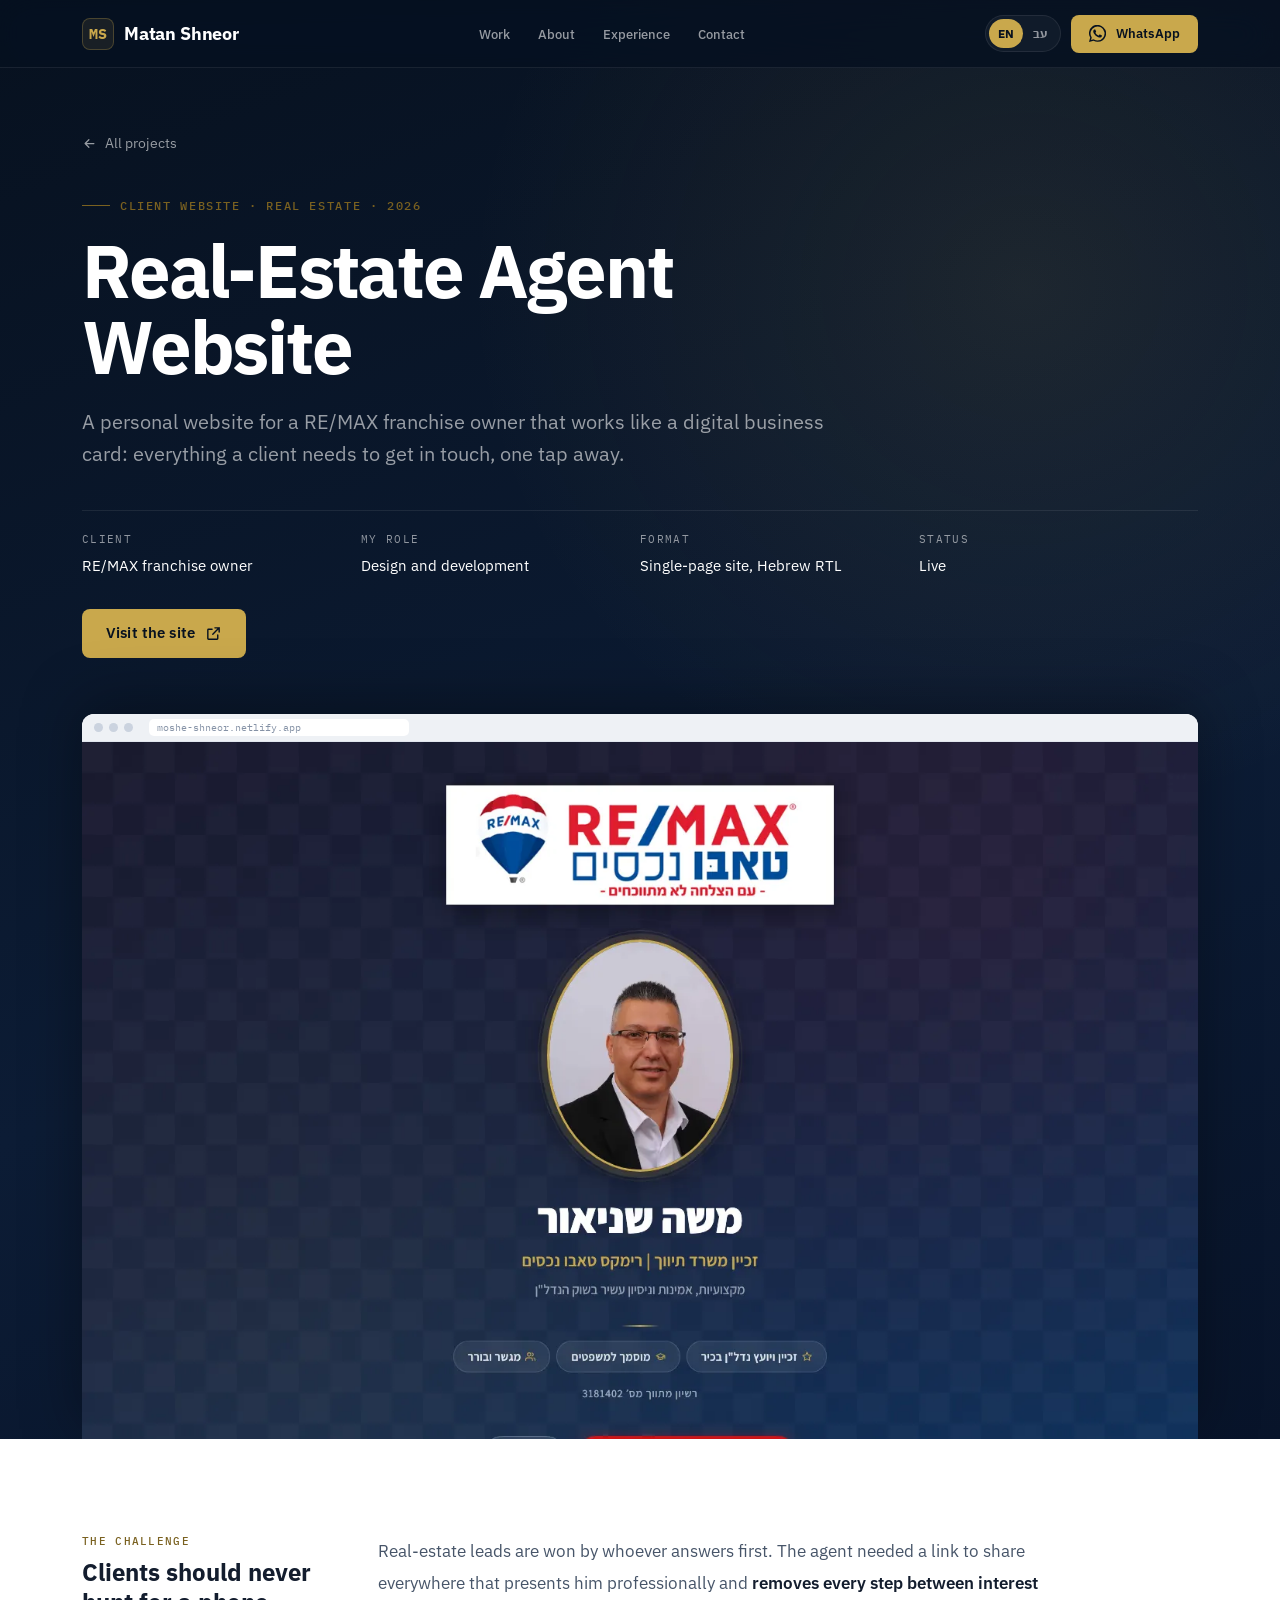
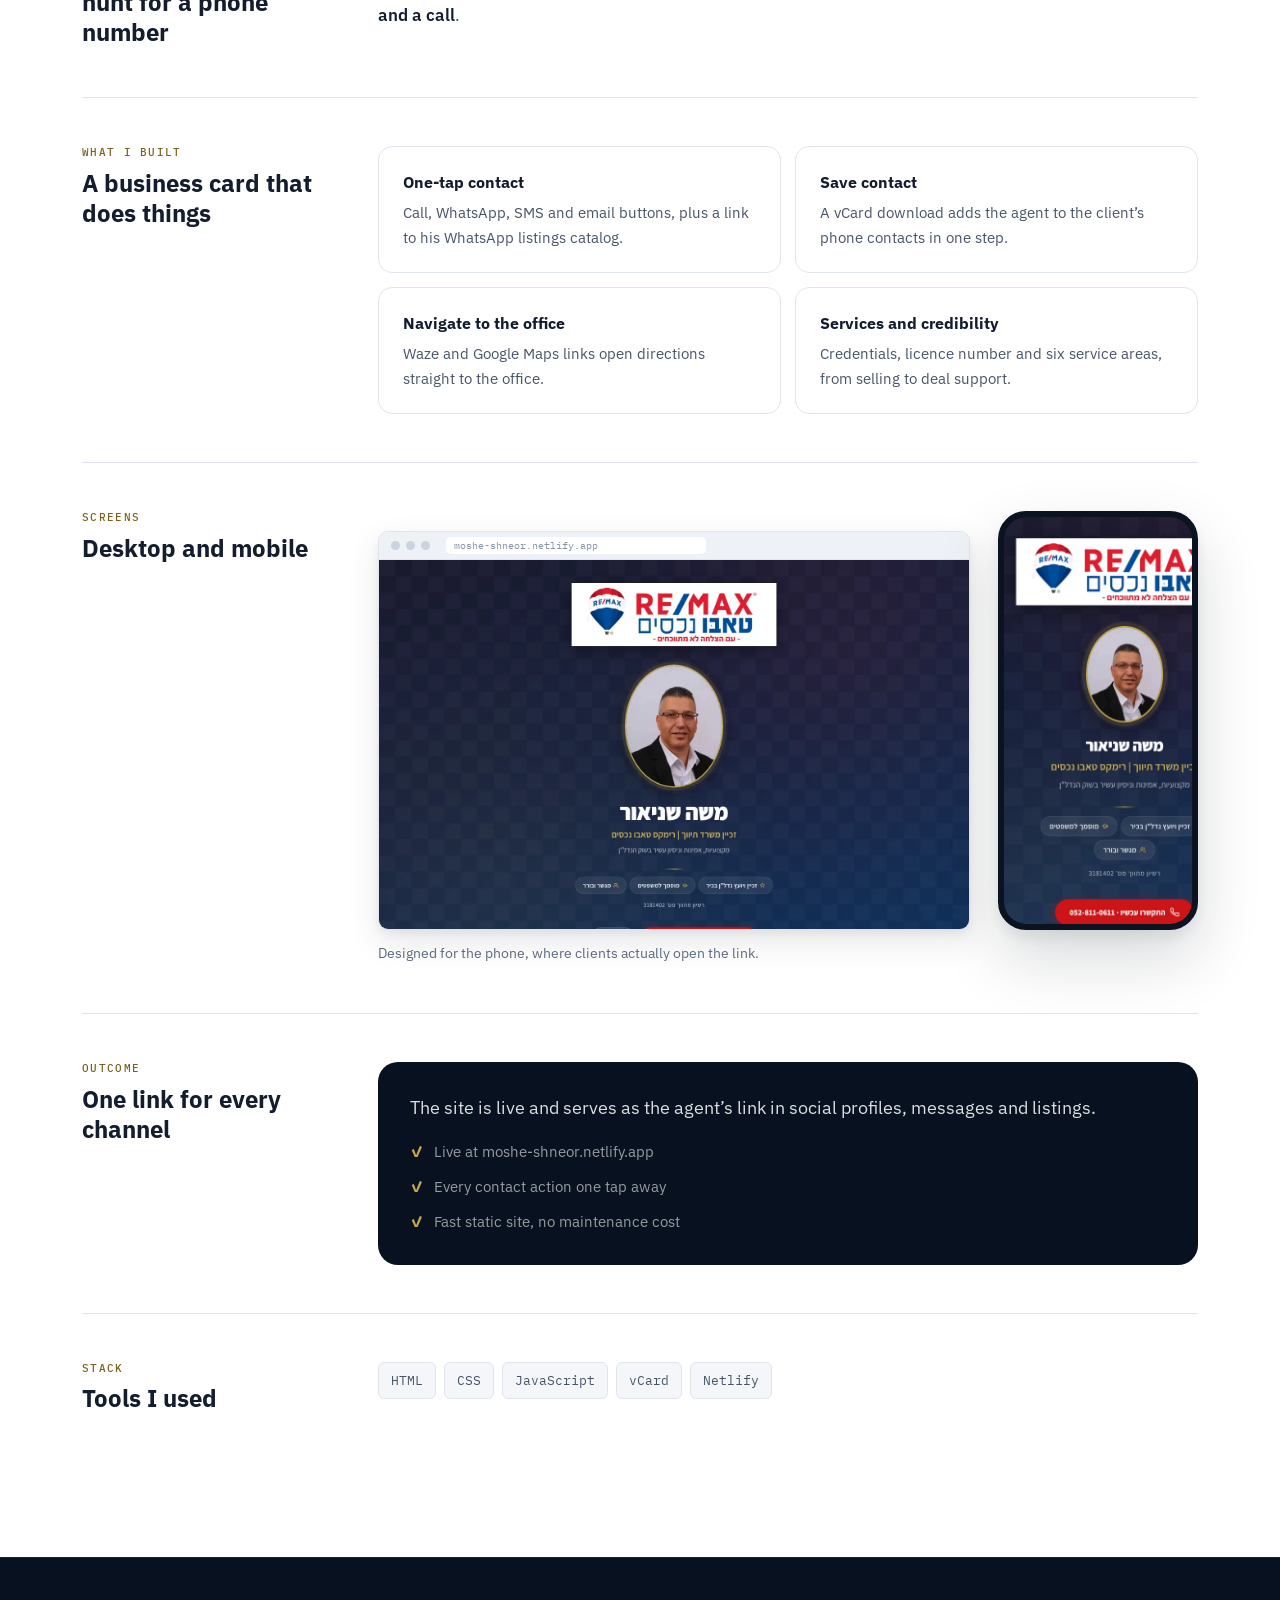
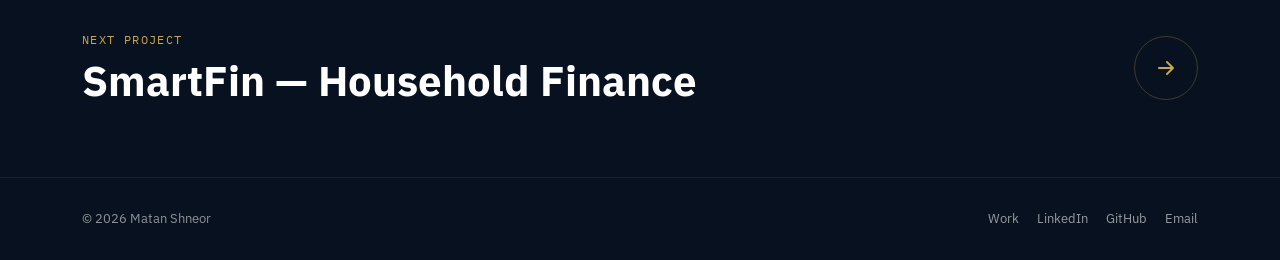
<file: projects/agent-website.html>
<!DOCTYPE html>
<html lang="en" dir="ltr" data-title-en="Real-Estate Agent Website — Case study | Matan Shneor" data-title-he="אתר תדמית לסוכן נדל״ן — מקרה בוחן | מתן שניאור" data-desc-en="A digital business card website for a RE/MAX franchise owner with one-tap call, WhatsApp, save-contact and navigation." data-desc-he="אתר כרטיס ביקור דיגיטלי לזכיין רימקס עם חיוג, וואטסאפ, שמירת איש קשר וניווט בלחיצה אחת.">
<head>
  <meta charset="UTF-8" />
  <meta name="viewport" content="width=device-width, initial-scale=1, viewport-fit=cover" />
  <title>Real-Estate Agent Website — Case study | Matan Shneor</title>
  <meta name="description" content="A digital business card website for a RE/MAX franchise owner with one-tap call, WhatsApp, save-contact and navigation." />
  <meta name="theme-color" content="#07111F" />
  <link rel="canonical" href="https://matanshneor.github.io/Matan-Website/projects/agent-website.html" />
  <link rel="alternate" hreflang="en" href="https://matanshneor.github.io/Matan-Website/projects/agent-website.html" />
  <link rel="alternate" hreflang="he" href="https://matanshneor.github.io/Matan-Website/projects/agent-website.html?lang=he" />
  <link rel="alternate" hreflang="x-default" href="https://matanshneor.github.io/Matan-Website/projects/agent-website.html" />
  <meta property="og:type" content="website" />
  <meta property="og:url" content="https://matanshneor.github.io/Matan-Website/projects/agent-website.html" />
  <meta property="og:title" content="Real-Estate Agent Website — Case study | Matan Shneor" />
  <meta property="og:description" content="A digital business card website for a RE/MAX franchise owner with one-tap call, WhatsApp, save-contact and navigation." />
  <meta property="og:image" content="https://matanshneor.github.io/Matan-Website/images/og/agent-website.jpg" />
  <meta name="twitter:card" content="summary_large_image" />
  <link rel="icon" href="data:image/svg+xml,%3Csvg xmlns='http://www.w3.org/2000/svg' viewBox='0 0 100 100'%3E%3Crect width='100' height='100' rx='22' fill='%2307111F'/%3E%3Ctext x='50' y='68' font-family='Helvetica,Arial,sans-serif' font-size='44' font-weight='700' fill='%23C9A84C' text-anchor='middle'%3EMS%3C/text%3E%3C/svg%3E" />
  <script>(function(){var l='en';try{var q=new URLSearchParams(location.search).get('lang');var s=localStorage.getItem('lang');if(q==='he'||q==='en'){l=q;localStorage.setItem('lang',q);}else if(s==='he'||s==='en'){l=s;}}catch(e){}var d=document.documentElement;d.lang=l;d.dir=l==='he'?'rtl':'ltr';d.className+=' js';})();</script>
  <link rel="preconnect" href="https://fonts.googleapis.com" />
  <link rel="preconnect" href="https://fonts.gstatic.com" crossorigin />
  <link href="https://fonts.googleapis.com/css2?family=IBM+Plex+Sans:ital,wght@0,400;0,500;0,600;0,700;1,500&family=IBM+Plex+Sans+Hebrew:wght@400;500;600;700&family=IBM+Plex+Mono:wght@400;500&display=swap" rel="stylesheet" />
  <link rel="stylesheet" href="../assets/css/main.css" />
  <script type="application/ld+json">{"@context": "https://schema.org", "@type": "CreativeWork", "name": "Real-Estate Agent Website", "description": "A digital business card website for a RE/MAX franchise owner with one-tap call, WhatsApp, save-contact and navigation.", "author": {"@type": "Person", "name": "Matan Shneor", "url": "https://matanshneor.github.io/Matan-Website/"}, "url": "https://matanshneor.github.io/Matan-Website/projects/agent-website.html"}</script>
</head>
<body>
<a class="skip-link" href="#main"><span data-lang="en">Skip to content</span><span data-lang="he" lang="he">דילוג לתוכן</span></a>
<svg width="0" height="0" style="position:absolute" aria-hidden="true" focusable="false">
  <symbol id="i-arrow" viewBox="0 0 24 24" fill="none" stroke="currentColor" stroke-width="2" stroke-linecap="round" stroke-linejoin="round"><path d="M5 12h14M13 6l6 6-6 6"/></symbol>
  <symbol id="i-back" viewBox="0 0 24 24" fill="none" stroke="currentColor" stroke-width="2" stroke-linecap="round" stroke-linejoin="round"><path d="M19 12H5M11 18l-6-6 6-6"/></symbol>
  <symbol id="i-download" viewBox="0 0 24 24" fill="none" stroke="currentColor" stroke-width="2" stroke-linecap="round" stroke-linejoin="round"><path d="M12 3v12M7 10l5 5 5-5M4 19h16"/></symbol>
  <symbol id="i-ext" viewBox="0 0 24 24" fill="none" stroke="currentColor" stroke-width="2" stroke-linecap="round" stroke-linejoin="round"><path d="M14 4h6v6M20 4l-9 9M18 14v5a1 1 0 01-1 1H5a1 1 0 01-1-1V7a1 1 0 011-1h5"/></symbol>
  <symbol id="i-mail" viewBox="0 0 24 24" fill="none" stroke="currentColor" stroke-width="2" stroke-linecap="round" stroke-linejoin="round"><rect x="2.5" y="4.5" width="19" height="15" rx="2"/><path d="M3 6l9 7 9-7"/></symbol>
  <symbol id="i-phone" viewBox="0 0 24 24" fill="none" stroke="currentColor" stroke-width="2" stroke-linecap="round" stroke-linejoin="round"><path d="M22 16.9v3a2 2 0 01-2.2 2 19.8 19.8 0 01-8.6-3.1 19.5 19.5 0 01-6-6A19.8 19.8 0 012.1 4.2 2 2 0 014.1 2h3a2 2 0 012 1.7c.1.9.4 1.9.7 2.8a2 2 0 01-.5 2.1L8 9.9a16 16 0 006 6l1.3-1.3a2 2 0 012.1-.4c.9.3 1.9.6 2.8.7a2 2 0 011.8 2z"/></symbol>
  <symbol id="i-wa" viewBox="0 0 24 24" fill="currentColor"><path d="M17.5 14.4c-.3-.1-1.8-.9-2-1s-.5-.1-.7.1-.8 1-.9 1.2-.3.2-.6.1a8.2 8.2 0 01-2.4-1.5 9 9 0 01-1.7-2.1c-.2-.3 0-.5.1-.6l.4-.5.3-.5a.5.5 0 000-.5L9 6.8c-.2-.6-.5-.5-.7-.5h-.6a1.1 1.1 0 00-.8.4A3.4 3.4 0 006 9.2a5.9 5.9 0 001.2 3.1 13.4 13.4 0 005.2 4.6c.7.3 1.3.5 1.7.6a4.2 4.2 0 001.9.1 3.1 3.1 0 002-1.4 2.5 2.5 0 00.2-1.4c-.1-.2-.3-.3-.7-.4zM12 21.8a9.9 9.9 0 01-5-1.4l-.4-.2-3.7 1 1-3.6-.2-.4A9.9 9.9 0 1112 21.8zm8.4-18.3A11.8 11.8 0 001.7 17.7L0 24l6.4-1.7A11.8 11.8 0 0012 23.8 11.8 11.8 0 0020.4 3.5z"/></symbol>
  <symbol id="i-linkedin" viewBox="0 0 24 24" fill="currentColor"><path d="M16 8a6 6 0 016 6v7h-4v-7a2 2 0 00-4 0v7h-4v-7a6 6 0 016-6zM2 9h4v12H2zM4 6a2 2 0 100-4 2 2 0 000 4z"/></symbol>
  <symbol id="i-github" viewBox="0 0 24 24" fill="currentColor"><path d="M12 .3a12 12 0 00-3.8 23.4c.6.1.8-.3.8-.6v-2c-3.3.7-4-1.6-4-1.6-.6-1.4-1.4-1.8-1.4-1.8-1-.7.1-.7.1-.7 1.2.1 1.8 1.2 1.8 1.2 1 1.8 2.8 1.3 3.5 1 0-.8.4-1.3.7-1.6-2.7-.3-5.5-1.3-5.5-5.9 0-1.3.5-2.4 1.2-3.2 0-.3-.5-1.5.1-3.2 0 0 1-.3 3.3 1.2a11.5 11.5 0 016 0C17.3 4.6 18.3 5 18.3 5c.6 1.7.2 2.9.1 3.2.8.8 1.2 1.9 1.2 3.2 0 4.6-2.8 5.6-5.5 5.9.4.4.8 1.1.8 2.2v3.3c0 .3.2.7.8.6A12 12 0 0012 .3"/></symbol>
  <symbol id="i-chart" viewBox="0 0 24 24" fill="none" stroke="currentColor" stroke-width="1.8" stroke-linecap="round" stroke-linejoin="round"><path d="M3 3v18h18"/><path d="M7 15l4-5 3 3 5-7"/></symbol>
  <symbol id="i-bank" viewBox="0 0 24 24" fill="none" stroke="currentColor" stroke-width="1.8" stroke-linecap="round" stroke-linejoin="round"><path d="M3 10l9-6 9 6M5 10v9M10 10v9M14 10v9M19 10v9M3 21h18"/></symbol>
  <symbol id="i-spark" viewBox="0 0 24 24" fill="none" stroke="currentColor" stroke-width="1.8" stroke-linecap="round" stroke-linejoin="round"><path d="M12 3l1.9 5.1L19 10l-5.1 1.9L12 17l-1.9-5.1L5 10l5.1-1.9z"/><path d="M19 15l.8 2.2L22 18l-2.2.8L19 21l-.8-2.2L16 18l2.2-.8z"/></symbol>
  <symbol id="i-users" viewBox="0 0 24 24" fill="none" stroke="currentColor" stroke-width="1.8" stroke-linecap="round" stroke-linejoin="round"><path d="M17 21v-2a4 4 0 00-4-4H5a4 4 0 00-4 4v2"/><circle cx="9" cy="7" r="4"/><path d="M23 21v-2a4 4 0 00-3-3.9M16 3.1a4 4 0 010 7.8"/></symbol>
  <symbol id="i-grid" viewBox="0 0 24 24" fill="none" stroke="currentColor" stroke-width="1.8" stroke-linecap="round" stroke-linejoin="round"><rect x="3" y="3" width="7" height="9" rx="1.5"/><rect x="14" y="3" width="7" height="5" rx="1.5"/><rect x="14" y="12" width="7" height="9" rx="1.5"/><rect x="3" y="16" width="7" height="5" rx="1.5"/></symbol>
  <symbol id="i-site" viewBox="0 0 24 24" fill="none" stroke="currentColor" stroke-width="1.8" stroke-linecap="round" stroke-linejoin="round"><rect x="2" y="4" width="20" height="16" rx="2"/><path d="M2 9h20M6 6.5h.01M9 6.5h.01"/></symbol>
  <symbol id="i-bolt" viewBox="0 0 24 24" fill="none" stroke="currentColor" stroke-width="1.8" stroke-linecap="round" stroke-linejoin="round"><path d="M13 2L4 14h7l-1 8 9-12h-7z"/></symbol>
</svg>
<header class="nav">
  <div class="nav-inner">
    <a href="../index.html" class="brand" aria-label="Matan Shneor" data-aria-en="Matan Shneor" data-aria-he="מתן שניאור">
      <span class="brand-mark" aria-hidden="true">MS</span>
      <span class="brand-name"><span data-lang="en">Matan Shneor</span><span data-lang="he" lang="he">מתן שניאור</span></span>
    </a>
    <nav class="nav-main" aria-label="Main" data-aria-en="Main" data-aria-he="ראשי">
      <ul class="nav-links">
        <li><a href="../index.html#work"><span data-lang="en">Work</span><span data-lang="he" lang="he">עבודות</span></a></li>
        <li><a href="../index.html#about"><span data-lang="en">About</span><span data-lang="he" lang="he">אודות</span></a></li>
        <li><a href="../index.html#experience"><span data-lang="en">Experience</span><span data-lang="he" lang="he">ניסיון</span></a></li>
        <li><a href="../index.html#contact"><span data-lang="en">Contact</span><span data-lang="he" lang="he">צור קשר</span></a></li>
      </ul>
    </nav>
    <div class="nav-actions">
      <button class="lang-toggle" type="button" aria-label="החלפה לעברית" lang="he">
        <span class="opt-en" aria-hidden="true">EN</span><span class="opt-he" aria-hidden="true">עב</span>
      </button>
      <a class="btn btn-gold nav-cta" href="https://wa.me/972542165560" data-wa target="_blank" rel="noopener"><svg aria-hidden="true" focusable="false"><use href="#i-wa"/></svg>WhatsApp</a>
      <button class="nav-burger" type="button" aria-expanded="false" aria-controls="drawer" data-aria-en="Open menu" data-aria-he="פתיחת תפריט" aria-label="Open menu"><span></span></button>
    </div>
  </div>
</header>
<nav class="drawer" id="drawer" aria-label="Mobile" data-aria-en="Mobile" data-aria-he="תפריט נייד">
    <a href="../index.html#work"><span data-lang="en">Work</span><span data-lang="he" lang="he">עבודות</span></a>
    <a href="../index.html#about"><span data-lang="en">About</span><span data-lang="he" lang="he">אודות</span></a>
    <a href="../index.html#experience"><span data-lang="en">Experience</span><span data-lang="he" lang="he">ניסיון</span></a>
    <a href="../index.html#contact"><span data-lang="en">Contact</span><span data-lang="he" lang="he">צור קשר</span></a>
    <a class="btn btn-gold" href="https://wa.me/972542165560" data-wa target="_blank" rel="noopener"><svg aria-hidden="true" focusable="false"><use href="#i-wa"/></svg><span data-lang="en">Message me on WhatsApp</span><span data-lang="he" lang="he">שלחו לי הודעה בוואטסאפ</span></a>
</nav>
<main id="main">
<section class="cs-hero" aria-labelledby="cs-title">
  <div class="container">
    <a class="crumb" href="../index.html#work"><svg aria-hidden="true" focusable="false"><use href="#i-back"/></svg><span data-lang="en">All projects</span><span data-lang="he" lang="he">כל הפרויקטים</span></a>
    <div class="hero-enter">
      <span class="eyebrow"><span data-lang="en">Client website · Real estate · 2026</span><span data-lang="he" lang="he">אתר ללקוח · נדל״ן · 2026</span></span>
      <h1 class="cs-title" id="cs-title"><span data-lang="en">Real-Estate Agent Website</span><span data-lang="he" lang="he">אתר תדמית לסוכן נדל״ן</span></h1>
      <p data-lang="en" class="cs-sub">A personal website for a RE/MAX franchise owner that works like a digital business card: everything a client needs to get in touch, one tap away.</p><p data-lang="he" class="cs-sub" lang="he">אתר אישי לזכיין רימקס שעובד כמו כרטיס ביקור דיגיטלי: כל מה שלקוח צריך כדי ליצור קשר, במרחק לחיצה אחת.</p>
      <dl class="cs-facts"><div class="cs-fact"><dt><span data-lang="en">Client</span><span data-lang="he" lang="he">לקוח</span></dt><dd><span data-lang="en">RE/MAX franchise owner</span><span data-lang="he" lang="he">זכיין RE/MAX</span></dd></div><div class="cs-fact"><dt><span data-lang="en">My role</span><span data-lang="he" lang="he">התפקיד שלי</span></dt><dd><span data-lang="en">Design and development</span><span data-lang="he" lang="he">עיצוב ופיתוח</span></dd></div><div class="cs-fact"><dt><span data-lang="en">Format</span><span data-lang="he" lang="he">פורמט</span></dt><dd><span data-lang="en">Single-page site, Hebrew RTL</span><span data-lang="he" lang="he">אתר בעמוד אחד, בעברית</span></dd></div><div class="cs-fact"><dt><span data-lang="en">Status</span><span data-lang="he" lang="he">סטטוס</span></dt><dd><span data-lang="en">Live</span><span data-lang="he" lang="he">באוויר</span></dd></div></dl>
      <div class="cs-hero-actions"><a class="btn btn-gold" href="https://moshe-shneor.netlify.app/" target="_blank" rel="noopener"><span data-lang="en">Visit the site</span><span data-lang="he" lang="he">לאתר</span><svg aria-hidden="true" focusable="false"><use href="#i-ext"/></svg></a></div>
    </div>
    <div class="cs-shot"><div class="browser "><div class="browser-bar" aria-hidden="true"><i></i><i></i><i></i><span class="url">moshe-shneor.netlify.app</span></div><img src="../images/projects/agent-website/desktop.webp" width="1440" height="900" fetchpriority="high" alt="Agent website with RE/MAX branding, portrait and credentials" data-alt-en="Agent website with RE/MAX branding, portrait and credentials" data-alt-he="אתר הסוכן עם מיתוג רימקס, תמונה והסמכות" /></div></div>
  </div>
</section>
<div class="cs-body">
  <div class="container">
    
    <section class="cs-row">
      <h2><small><span data-lang="en">The challenge</span><span data-lang="he" lang="he">האתגר</span></small><span data-lang="en">Clients should never hunt for a phone number</span><span data-lang="he" lang="he">לקוח לא אמור לחפש מספר טלפון</span></h2>
      <div><div class="cs-prose"><p data-lang="en">Real-estate leads are won by whoever answers first. The agent needed a link to share everywhere that presents him professionally and <strong>removes every step between interest and a call</strong>.</p><p data-lang="he" lang="he">בנדל״ן, הליד הולך למי שעונה ראשון. הסוכן היה צריך קישור אחד לשתף בכל מקום, שמציג אותו באופן מקצועי <strong>ומוריד כל צעד בין עניין לשיחה</strong>.</p></div></div>
    </section>
    
    <section class="cs-row">
      <h2><small><span data-lang="en">What I built</span><span data-lang="he" lang="he">מה בניתי</span></small><span data-lang="en">A business card that does things</span><span data-lang="he" lang="he">כרטיס ביקור שעושה דברים</span></h2>
      <div><div class="features"><div class="feature reveal"><h3><span data-lang="en">One-tap contact</span><span data-lang="he" lang="he">יצירת קשר בלחיצה</span></h3><p data-lang="en">Call, WhatsApp, SMS and email buttons, plus a link to his WhatsApp listings catalog.</p><p data-lang="he" lang="he">כפתורי חיוג, וואטסאפ, SMS ומייל, וקישור לקטלוג הנכסים בוואטסאפ.</p></div><div class="feature reveal"><h3><span data-lang="en">Save contact</span><span data-lang="he" lang="he">שמירת איש קשר</span></h3><p data-lang="en">A vCard download adds the agent to the client’s phone contacts in one step.</p><p data-lang="he" lang="he">הורדת vCard מוסיפה את הסוכן לאנשי הקשר בטלפון בצעד אחד.</p></div><div class="feature reveal"><h3><span data-lang="en">Navigate to the office</span><span data-lang="he" lang="he">ניווט למשרד</span></h3><p data-lang="en">Waze and Google Maps links open directions straight to the office.</p><p data-lang="he" lang="he">קישורי Waze ו-Google Maps פותחים ניווט ישירות למשרד.</p></div><div class="feature reveal"><h3><span data-lang="en">Services and credibility</span><span data-lang="he" lang="he">שירותים ואמינות</span></h3><p data-lang="en">Credentials, licence number and six service areas, from selling to deal support.</p><p data-lang="he" lang="he">הסמכות, מספר רישיון ושישה תחומי שירות, ממכירה ועד ליווי עסקאות.</p></div></div></div>
    </section>
    
    <section class="cs-row">
      <h2><small><span data-lang="en">Screens</span><span data-lang="he" lang="he">מסכים</span></small><span data-lang="en">Desktop and mobile</span><span data-lang="he" lang="he">מחשב ונייד</span></h2>
      <div><div class="gallery"><figure class="reveal"><div class="gallery-pair"><div class="browser "><div class="browser-bar" aria-hidden="true"><i></i><i></i><i></i><span class="url">moshe-shneor.netlify.app</span></div><img src="../images/projects/agent-website/desktop.webp" width="1440" height="900" loading="lazy" decoding="async" alt="Agent website on desktop" data-alt-en="Agent website on desktop" data-alt-he="אתר הסוכן במחשב" /></div><div class="phone"><img src="../images/projects/agent-website/mobile.webp" width="780" height="1688" loading="lazy" decoding="async" alt="Agent website on a phone" data-alt-en="Agent website on a phone" data-alt-he="אתר הסוכן בטלפון" /></div></div><figcaption><span data-lang="en">Designed for the phone, where clients actually open the link.</span><span data-lang="he" lang="he">עוצב לטלפון, המקום שבו לקוחות באמת פותחים את הקישור.</span></figcaption></figure></div></div>
    </section>
    
    <section class="cs-row">
      <h2><small><span data-lang="en">Outcome</span><span data-lang="he" lang="he">תוצאה</span></small><span data-lang="en">One link for every channel</span><span data-lang="he" lang="he">קישור אחד לכל ערוץ</span></h2>
      <div><div class="outcome reveal"><p data-lang="en">The site is live and serves as the agent’s link in social profiles, messages and listings.</p><p data-lang="he" lang="he">האתר באוויר ומשמש כקישור של הסוכן ברשתות החברתיות, בהודעות ובמודעות.</p><ul><li><span data-lang="en">Live at moshe-shneor.netlify.app</span><span data-lang="he" lang="he">באוויר בכתובת moshe-shneor.netlify.app</span></li><li><span data-lang="en">Every contact action one tap away</span><span data-lang="he" lang="he">כל פעולת יצירת קשר במרחק לחיצה</span></li><li><span data-lang="en">Fast static site, no maintenance cost</span><span data-lang="he" lang="he">אתר סטטי מהיר, בלי עלויות תחזוקה</span></li></ul></div></div>
    </section>
    
    <section class="cs-row">
      <h2><small><span data-lang="en">Stack</span><span data-lang="he" lang="he">טכנולוגיות</span></small><span data-lang="en">Tools I used</span><span data-lang="he" lang="he">הכלים שעבדתי איתם</span></h2>
      <div><div class="stack-list"><span class="tag">HTML</span><span class="tag">CSS</span><span class="tag">JavaScript</span><span class="tag">vCard</span><span class="tag">Netlify</span></div></div>
    </section>
  </div>
</div>
<a class="next-project" href="smartfin.html">
  <div class="container">
    <div><small><span data-lang="en">Next project</span><span data-lang="he" lang="he">הפרויקט הבא</span></small><strong><span data-lang="en">SmartFin — Household Finance</span><span data-lang="he" lang="he">SmartFin — ניהול תקציב משפחתי</span></strong></div>
    <span class="next-arrow" aria-hidden="true"><svg aria-hidden="true" focusable="false"><use href="#i-arrow"/></svg></span>
  </div>
</a>
</main>
<footer class="footer">
  <div class="container footer-inner">
    <span>© <span data-year>2026</span> <span data-lang="en">Matan Shneor</span><span data-lang="he" lang="he">מתן שניאור</span></span>
    <div class="footer-links">
      <a href="../index.html#work"><span data-lang="en">Work</span><span data-lang="he" lang="he">עבודות</span></a>
      <a href="https://www.linkedin.com/in/matan-shneor/" target="_blank" rel="noopener">LinkedIn</a>
      <a href="https://github.com/matanshneor" target="_blank" rel="noopener">GitHub</a>
      <a href="mailto:matanshneor1@gmail.com"><span data-lang="en">Email</span><span data-lang="he" lang="he">מייל</span></a>
    </div>
  </div>
</footer>
<a class="wa-float" href="https://wa.me/972542165560" data-wa target="_blank" rel="noopener" data-aria-en="Message Matan on WhatsApp" data-aria-he="שליחת הודעת וואטסאפ למתן" aria-label="Message Matan on WhatsApp"><svg aria-hidden="true" focusable="false"><use href="#i-wa"/></svg></a>
<script src="../assets/js/main.js" defer></script>
</body>
</html>
</file>
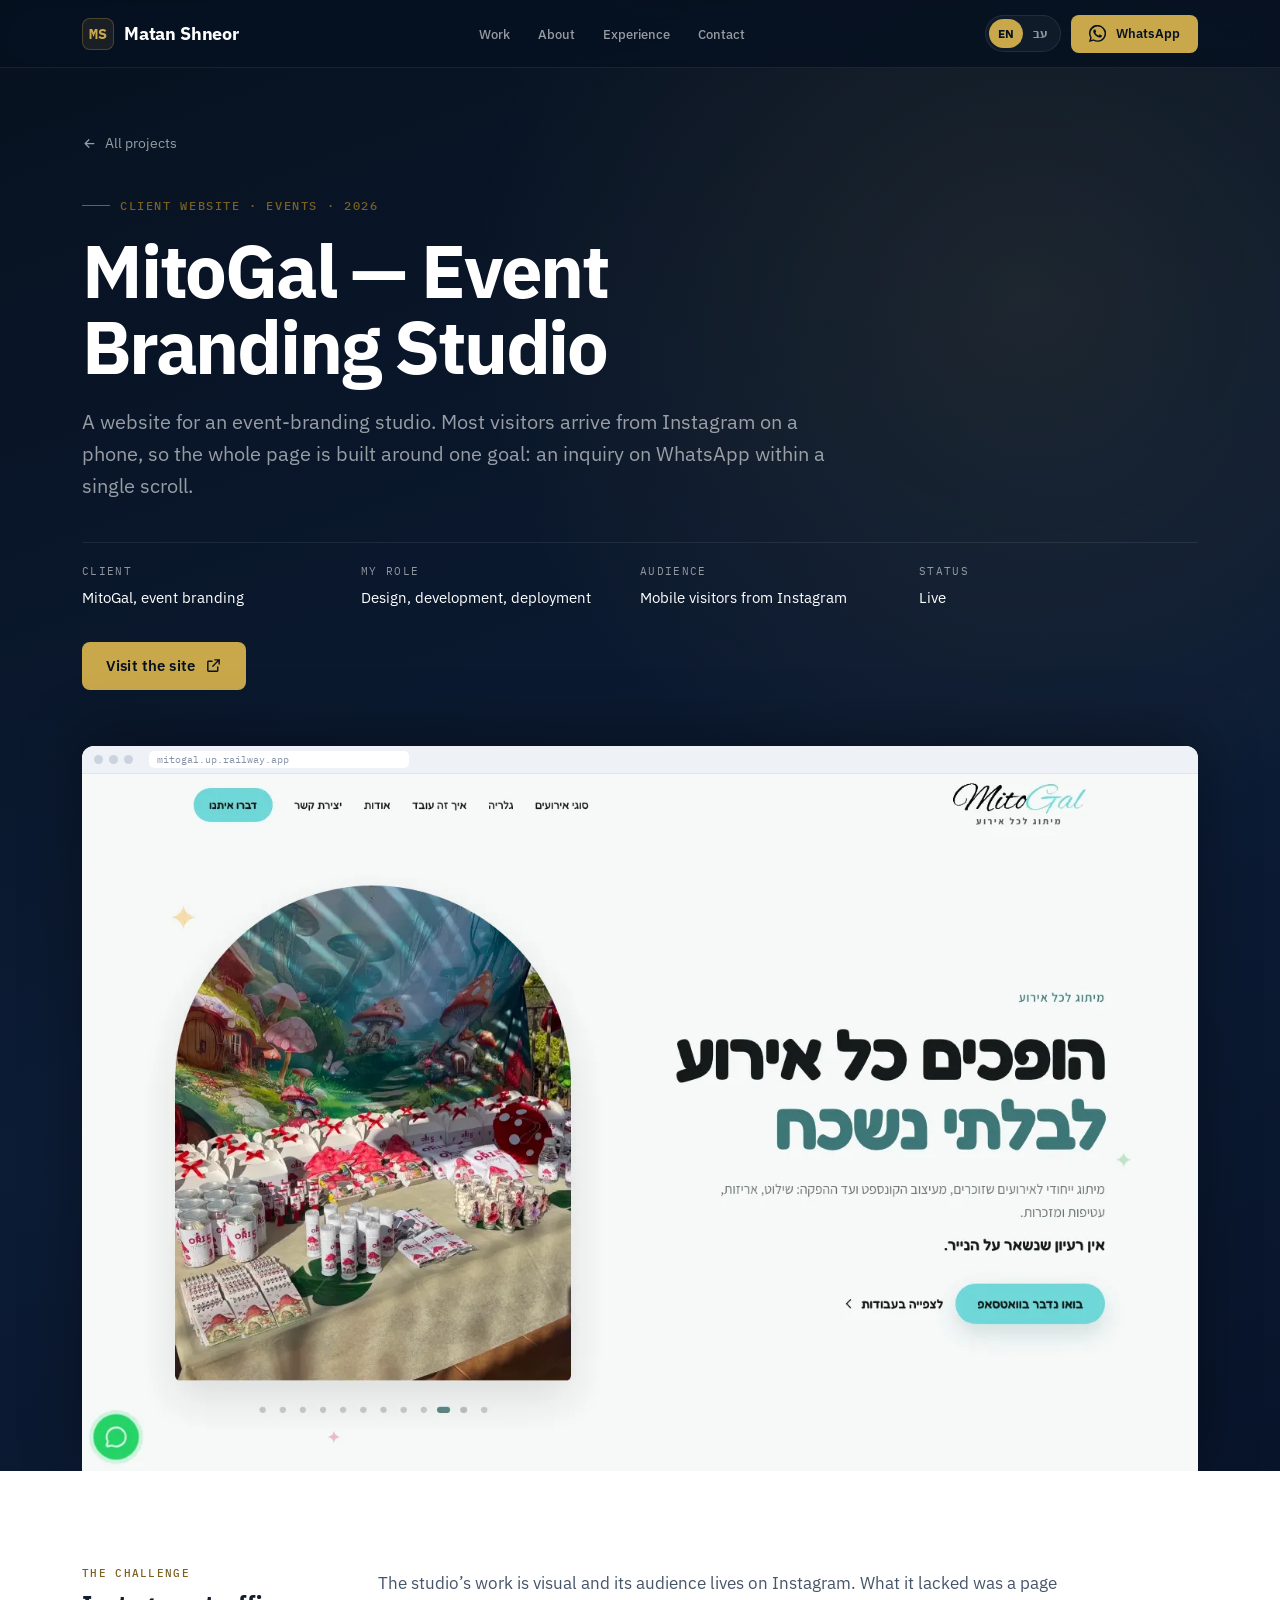
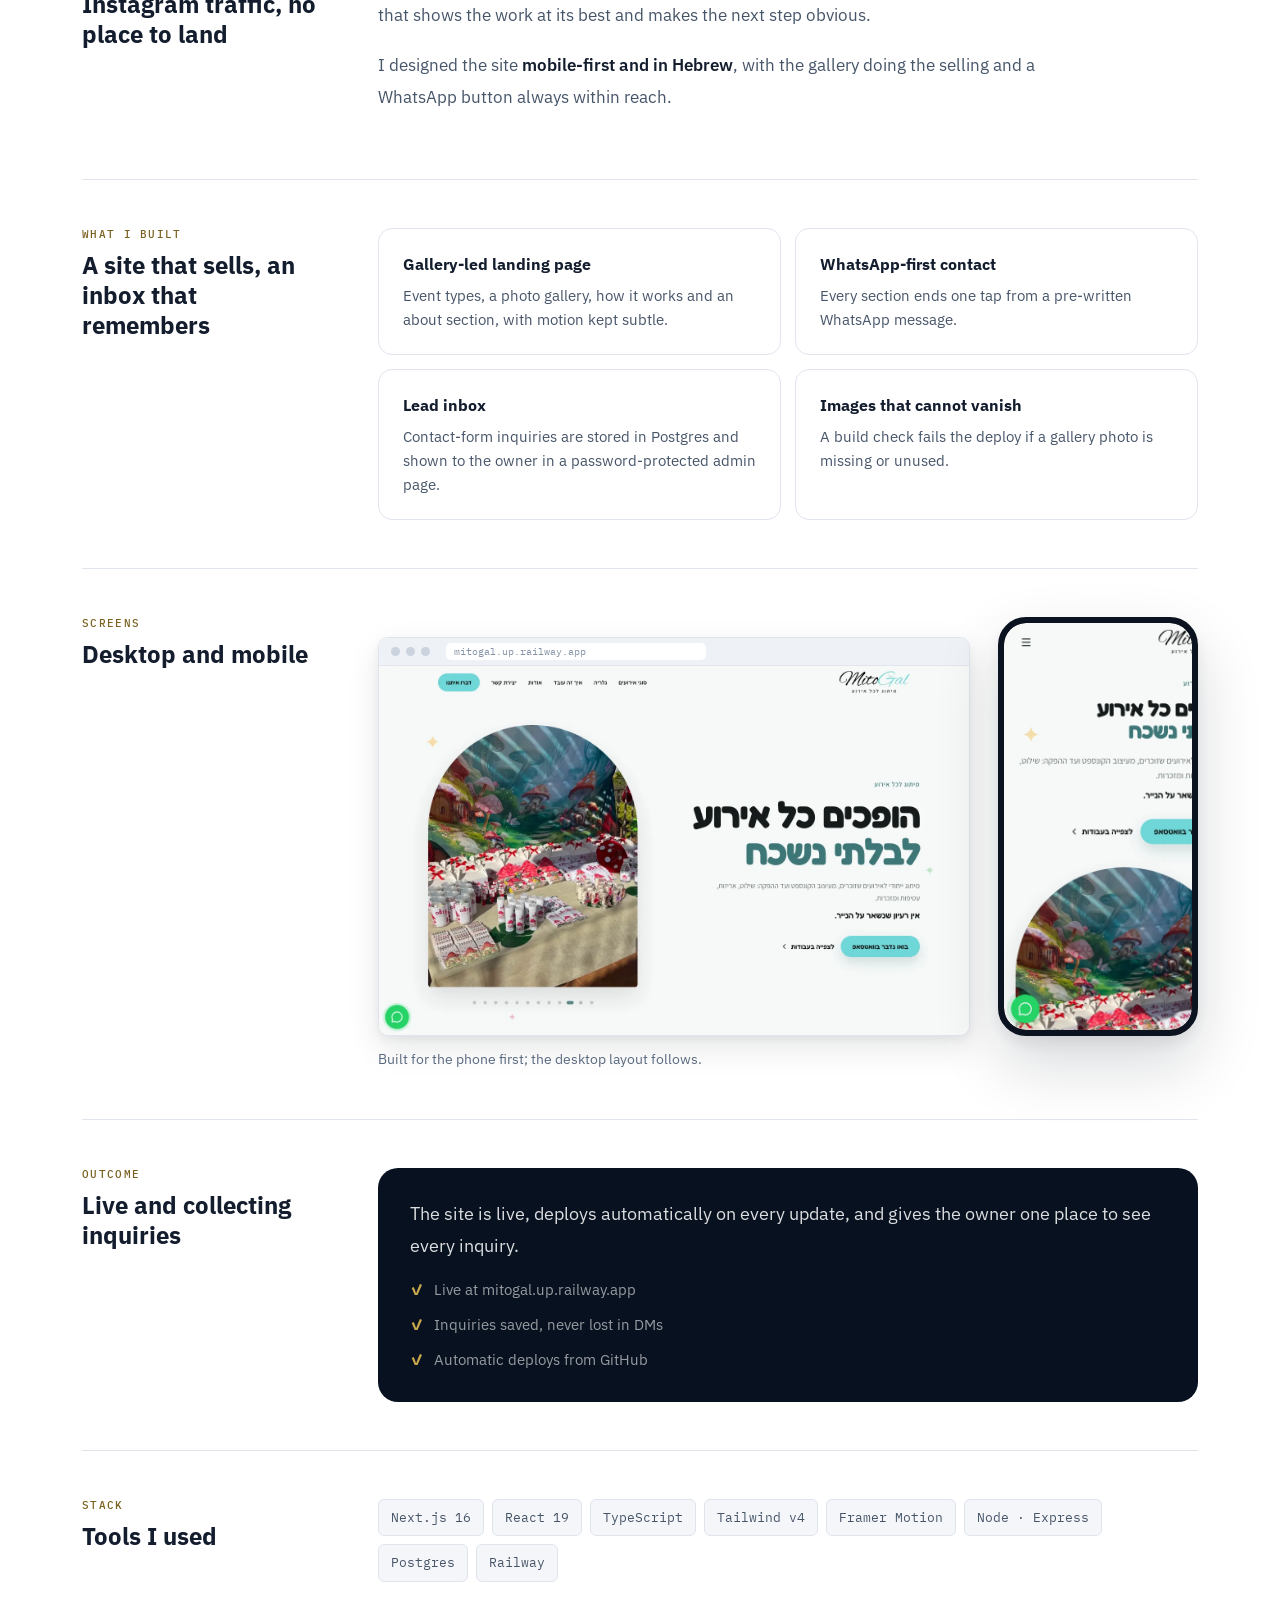
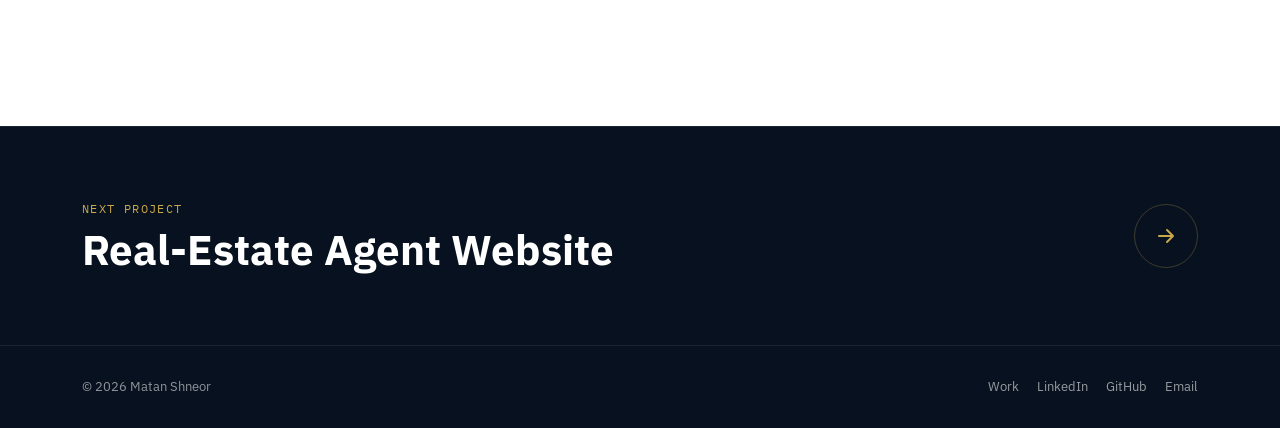
<file: projects/mitogal.html>
<!DOCTYPE html>
<html lang="en" dir="ltr" data-title-en="MitoGal — Event Branding Studio — Case study | Matan Shneor" data-title-he="מיתוגל — סטודיו למיתוג אירועים — מקרה בוחן | מתן שניאור" data-desc-en="A mobile-first Hebrew website and lead inbox for an event-branding business, built to convert Instagram visitors into WhatsApp inquiries." data-desc-he="אתר בעברית ותיבת פניות לעסק של מיתוג אירועים, שנבנה כדי להפוך גולשים מאינסטגרם לפניות בוואטסאפ.">
<head>
  <meta charset="UTF-8" />
  <meta name="viewport" content="width=device-width, initial-scale=1, viewport-fit=cover" />
  <title>MitoGal — Event Branding Studio — Case study | Matan Shneor</title>
  <meta name="description" content="A mobile-first Hebrew website and lead inbox for an event-branding business, built to convert Instagram visitors into WhatsApp inquiries." />
  <meta name="theme-color" content="#07111F" />
  <link rel="canonical" href="https://matanshneor.github.io/Matan-Website/projects/mitogal.html" />
  <link rel="alternate" hreflang="en" href="https://matanshneor.github.io/Matan-Website/projects/mitogal.html" />
  <link rel="alternate" hreflang="he" href="https://matanshneor.github.io/Matan-Website/projects/mitogal.html?lang=he" />
  <link rel="alternate" hreflang="x-default" href="https://matanshneor.github.io/Matan-Website/projects/mitogal.html" />
  <meta property="og:type" content="website" />
  <meta property="og:url" content="https://matanshneor.github.io/Matan-Website/projects/mitogal.html" />
  <meta property="og:title" content="MitoGal — Event Branding Studio — Case study | Matan Shneor" />
  <meta property="og:description" content="A mobile-first Hebrew website and lead inbox for an event-branding business, built to convert Instagram visitors into WhatsApp inquiries." />
  <meta property="og:image" content="https://matanshneor.github.io/Matan-Website/images/og/mitogal.jpg" />
  <meta name="twitter:card" content="summary_large_image" />
  <link rel="icon" href="data:image/svg+xml,%3Csvg xmlns='http://www.w3.org/2000/svg' viewBox='0 0 100 100'%3E%3Crect width='100' height='100' rx='22' fill='%2307111F'/%3E%3Ctext x='50' y='68' font-family='Helvetica,Arial,sans-serif' font-size='44' font-weight='700' fill='%23C9A84C' text-anchor='middle'%3EMS%3C/text%3E%3C/svg%3E" />
  <script>(function(){var l='en';try{var q=new URLSearchParams(location.search).get('lang');var s=localStorage.getItem('lang');if(q==='he'||q==='en'){l=q;localStorage.setItem('lang',q);}else if(s==='he'||s==='en'){l=s;}}catch(e){}var d=document.documentElement;d.lang=l;d.dir=l==='he'?'rtl':'ltr';d.className+=' js';})();</script>
  <link rel="preconnect" href="https://fonts.googleapis.com" />
  <link rel="preconnect" href="https://fonts.gstatic.com" crossorigin />
  <link href="https://fonts.googleapis.com/css2?family=IBM+Plex+Sans:ital,wght@0,400;0,500;0,600;0,700;1,500&family=IBM+Plex+Sans+Hebrew:wght@400;500;600;700&family=IBM+Plex+Mono:wght@400;500&display=swap" rel="stylesheet" />
  <link rel="stylesheet" href="../assets/css/main.css" />
  <script type="application/ld+json">{"@context": "https://schema.org", "@type": "CreativeWork", "name": "MitoGal — Event Branding Studio", "description": "A mobile-first Hebrew website and lead inbox for an event-branding business, built to convert Instagram visitors into WhatsApp inquiries.", "author": {"@type": "Person", "name": "Matan Shneor", "url": "https://matanshneor.github.io/Matan-Website/"}, "url": "https://matanshneor.github.io/Matan-Website/projects/mitogal.html"}</script>
</head>
<body>
<a class="skip-link" href="#main"><span data-lang="en">Skip to content</span><span data-lang="he" lang="he">דילוג לתוכן</span></a>
<svg width="0" height="0" style="position:absolute" aria-hidden="true" focusable="false">
  <symbol id="i-arrow" viewBox="0 0 24 24" fill="none" stroke="currentColor" stroke-width="2" stroke-linecap="round" stroke-linejoin="round"><path d="M5 12h14M13 6l6 6-6 6"/></symbol>
  <symbol id="i-back" viewBox="0 0 24 24" fill="none" stroke="currentColor" stroke-width="2" stroke-linecap="round" stroke-linejoin="round"><path d="M19 12H5M11 18l-6-6 6-6"/></symbol>
  <symbol id="i-download" viewBox="0 0 24 24" fill="none" stroke="currentColor" stroke-width="2" stroke-linecap="round" stroke-linejoin="round"><path d="M12 3v12M7 10l5 5 5-5M4 19h16"/></symbol>
  <symbol id="i-ext" viewBox="0 0 24 24" fill="none" stroke="currentColor" stroke-width="2" stroke-linecap="round" stroke-linejoin="round"><path d="M14 4h6v6M20 4l-9 9M18 14v5a1 1 0 01-1 1H5a1 1 0 01-1-1V7a1 1 0 011-1h5"/></symbol>
  <symbol id="i-mail" viewBox="0 0 24 24" fill="none" stroke="currentColor" stroke-width="2" stroke-linecap="round" stroke-linejoin="round"><rect x="2.5" y="4.5" width="19" height="15" rx="2"/><path d="M3 6l9 7 9-7"/></symbol>
  <symbol id="i-phone" viewBox="0 0 24 24" fill="none" stroke="currentColor" stroke-width="2" stroke-linecap="round" stroke-linejoin="round"><path d="M22 16.9v3a2 2 0 01-2.2 2 19.8 19.8 0 01-8.6-3.1 19.5 19.5 0 01-6-6A19.8 19.8 0 012.1 4.2 2 2 0 014.1 2h3a2 2 0 012 1.7c.1.9.4 1.9.7 2.8a2 2 0 01-.5 2.1L8 9.9a16 16 0 006 6l1.3-1.3a2 2 0 012.1-.4c.9.3 1.9.6 2.8.7a2 2 0 011.8 2z"/></symbol>
  <symbol id="i-wa" viewBox="0 0 24 24" fill="currentColor"><path d="M17.5 14.4c-.3-.1-1.8-.9-2-1s-.5-.1-.7.1-.8 1-.9 1.2-.3.2-.6.1a8.2 8.2 0 01-2.4-1.5 9 9 0 01-1.7-2.1c-.2-.3 0-.5.1-.6l.4-.5.3-.5a.5.5 0 000-.5L9 6.8c-.2-.6-.5-.5-.7-.5h-.6a1.1 1.1 0 00-.8.4A3.4 3.4 0 006 9.2a5.9 5.9 0 001.2 3.1 13.4 13.4 0 005.2 4.6c.7.3 1.3.5 1.7.6a4.2 4.2 0 001.9.1 3.1 3.1 0 002-1.4 2.5 2.5 0 00.2-1.4c-.1-.2-.3-.3-.7-.4zM12 21.8a9.9 9.9 0 01-5-1.4l-.4-.2-3.7 1 1-3.6-.2-.4A9.9 9.9 0 1112 21.8zm8.4-18.3A11.8 11.8 0 001.7 17.7L0 24l6.4-1.7A11.8 11.8 0 0012 23.8 11.8 11.8 0 0020.4 3.5z"/></symbol>
  <symbol id="i-linkedin" viewBox="0 0 24 24" fill="currentColor"><path d="M16 8a6 6 0 016 6v7h-4v-7a2 2 0 00-4 0v7h-4v-7a6 6 0 016-6zM2 9h4v12H2zM4 6a2 2 0 100-4 2 2 0 000 4z"/></symbol>
  <symbol id="i-github" viewBox="0 0 24 24" fill="currentColor"><path d="M12 .3a12 12 0 00-3.8 23.4c.6.1.8-.3.8-.6v-2c-3.3.7-4-1.6-4-1.6-.6-1.4-1.4-1.8-1.4-1.8-1-.7.1-.7.1-.7 1.2.1 1.8 1.2 1.8 1.2 1 1.8 2.8 1.3 3.5 1 0-.8.4-1.3.7-1.6-2.7-.3-5.5-1.3-5.5-5.9 0-1.3.5-2.4 1.2-3.2 0-.3-.5-1.5.1-3.2 0 0 1-.3 3.3 1.2a11.5 11.5 0 016 0C17.3 4.6 18.3 5 18.3 5c.6 1.7.2 2.9.1 3.2.8.8 1.2 1.9 1.2 3.2 0 4.6-2.8 5.6-5.5 5.9.4.4.8 1.1.8 2.2v3.3c0 .3.2.7.8.6A12 12 0 0012 .3"/></symbol>
  <symbol id="i-chart" viewBox="0 0 24 24" fill="none" stroke="currentColor" stroke-width="1.8" stroke-linecap="round" stroke-linejoin="round"><path d="M3 3v18h18"/><path d="M7 15l4-5 3 3 5-7"/></symbol>
  <symbol id="i-bank" viewBox="0 0 24 24" fill="none" stroke="currentColor" stroke-width="1.8" stroke-linecap="round" stroke-linejoin="round"><path d="M3 10l9-6 9 6M5 10v9M10 10v9M14 10v9M19 10v9M3 21h18"/></symbol>
  <symbol id="i-spark" viewBox="0 0 24 24" fill="none" stroke="currentColor" stroke-width="1.8" stroke-linecap="round" stroke-linejoin="round"><path d="M12 3l1.9 5.1L19 10l-5.1 1.9L12 17l-1.9-5.1L5 10l5.1-1.9z"/><path d="M19 15l.8 2.2L22 18l-2.2.8L19 21l-.8-2.2L16 18l2.2-.8z"/></symbol>
  <symbol id="i-users" viewBox="0 0 24 24" fill="none" stroke="currentColor" stroke-width="1.8" stroke-linecap="round" stroke-linejoin="round"><path d="M17 21v-2a4 4 0 00-4-4H5a4 4 0 00-4 4v2"/><circle cx="9" cy="7" r="4"/><path d="M23 21v-2a4 4 0 00-3-3.9M16 3.1a4 4 0 010 7.8"/></symbol>
  <symbol id="i-grid" viewBox="0 0 24 24" fill="none" stroke="currentColor" stroke-width="1.8" stroke-linecap="round" stroke-linejoin="round"><rect x="3" y="3" width="7" height="9" rx="1.5"/><rect x="14" y="3" width="7" height="5" rx="1.5"/><rect x="14" y="12" width="7" height="9" rx="1.5"/><rect x="3" y="16" width="7" height="5" rx="1.5"/></symbol>
  <symbol id="i-site" viewBox="0 0 24 24" fill="none" stroke="currentColor" stroke-width="1.8" stroke-linecap="round" stroke-linejoin="round"><rect x="2" y="4" width="20" height="16" rx="2"/><path d="M2 9h20M6 6.5h.01M9 6.5h.01"/></symbol>
  <symbol id="i-bolt" viewBox="0 0 24 24" fill="none" stroke="currentColor" stroke-width="1.8" stroke-linecap="round" stroke-linejoin="round"><path d="M13 2L4 14h7l-1 8 9-12h-7z"/></symbol>
</svg>
<header class="nav">
  <div class="nav-inner">
    <a href="../index.html" class="brand" aria-label="Matan Shneor" data-aria-en="Matan Shneor" data-aria-he="מתן שניאור">
      <span class="brand-mark" aria-hidden="true">MS</span>
      <span class="brand-name"><span data-lang="en">Matan Shneor</span><span data-lang="he" lang="he">מתן שניאור</span></span>
    </a>
    <nav class="nav-main" aria-label="Main" data-aria-en="Main" data-aria-he="ראשי">
      <ul class="nav-links">
        <li><a href="../index.html#work"><span data-lang="en">Work</span><span data-lang="he" lang="he">עבודות</span></a></li>
        <li><a href="../index.html#about"><span data-lang="en">About</span><span data-lang="he" lang="he">אודות</span></a></li>
        <li><a href="../index.html#experience"><span data-lang="en">Experience</span><span data-lang="he" lang="he">ניסיון</span></a></li>
        <li><a href="../index.html#contact"><span data-lang="en">Contact</span><span data-lang="he" lang="he">צור קשר</span></a></li>
      </ul>
    </nav>
    <div class="nav-actions">
      <button class="lang-toggle" type="button" aria-label="החלפה לעברית" lang="he">
        <span class="opt-en" aria-hidden="true">EN</span><span class="opt-he" aria-hidden="true">עב</span>
      </button>
      <a class="btn btn-gold nav-cta" href="https://wa.me/972542165560" data-wa target="_blank" rel="noopener"><svg aria-hidden="true" focusable="false"><use href="#i-wa"/></svg>WhatsApp</a>
      <button class="nav-burger" type="button" aria-expanded="false" aria-controls="drawer" data-aria-en="Open menu" data-aria-he="פתיחת תפריט" aria-label="Open menu"><span></span></button>
    </div>
  </div>
</header>
<nav class="drawer" id="drawer" aria-label="Mobile" data-aria-en="Mobile" data-aria-he="תפריט נייד">
    <a href="../index.html#work"><span data-lang="en">Work</span><span data-lang="he" lang="he">עבודות</span></a>
    <a href="../index.html#about"><span data-lang="en">About</span><span data-lang="he" lang="he">אודות</span></a>
    <a href="../index.html#experience"><span data-lang="en">Experience</span><span data-lang="he" lang="he">ניסיון</span></a>
    <a href="../index.html#contact"><span data-lang="en">Contact</span><span data-lang="he" lang="he">צור קשר</span></a>
    <a class="btn btn-gold" href="https://wa.me/972542165560" data-wa target="_blank" rel="noopener"><svg aria-hidden="true" focusable="false"><use href="#i-wa"/></svg><span data-lang="en">Message me on WhatsApp</span><span data-lang="he" lang="he">שלחו לי הודעה בוואטסאפ</span></a>
</nav>
<main id="main">
<section class="cs-hero" aria-labelledby="cs-title">
  <div class="container">
    <a class="crumb" href="../index.html#work"><svg aria-hidden="true" focusable="false"><use href="#i-back"/></svg><span data-lang="en">All projects</span><span data-lang="he" lang="he">כל הפרויקטים</span></a>
    <div class="hero-enter">
      <span class="eyebrow"><span data-lang="en">Client website · Events · 2026</span><span data-lang="he" lang="he">אתר ללקוח · אירועים · 2026</span></span>
      <h1 class="cs-title" id="cs-title"><span data-lang="en">MitoGal — Event Branding Studio</span><span data-lang="he" lang="he">מיתוגל — סטודיו למיתוג אירועים</span></h1>
      <p data-lang="en" class="cs-sub">A website for an event-branding studio. Most visitors arrive from Instagram on a phone, so the whole page is built around one goal: an inquiry on WhatsApp within a single scroll.</p><p data-lang="he" class="cs-sub" lang="he">אתר לסטודיו למיתוג אירועים. רוב הגולשים מגיעים מאינסטגרם בטלפון, ולכן כל העמוד בנוי סביב מטרה אחת: פנייה בוואטסאפ תוך גלילה אחת.</p>
      <dl class="cs-facts"><div class="cs-fact"><dt><span data-lang="en">Client</span><span data-lang="he" lang="he">לקוח</span></dt><dd><span data-lang="en">MitoGal, event branding</span><span data-lang="he" lang="he">מיתוגל, מיתוג לאירועים</span></dd></div><div class="cs-fact"><dt><span data-lang="en">My role</span><span data-lang="he" lang="he">התפקיד שלי</span></dt><dd><span data-lang="en">Design, development, deployment</span><span data-lang="he" lang="he">עיצוב, פיתוח והעלאה לאוויר</span></dd></div><div class="cs-fact"><dt><span data-lang="en">Audience</span><span data-lang="he" lang="he">קהל</span></dt><dd><span data-lang="en">Mobile visitors from Instagram</span><span data-lang="he" lang="he">גולשים בנייד מאינסטגרם</span></dd></div><div class="cs-fact"><dt><span data-lang="en">Status</span><span data-lang="he" lang="he">סטטוס</span></dt><dd><span data-lang="en">Live</span><span data-lang="he" lang="he">באוויר</span></dd></div></dl>
      <div class="cs-hero-actions"><a class="btn btn-gold" href="https://mitogal.up.railway.app" target="_blank" rel="noopener"><span data-lang="en">Visit the site</span><span data-lang="he" lang="he">לאתר</span><svg aria-hidden="true" focusable="false"><use href="#i-ext"/></svg></a></div>
    </div>
    <div class="cs-shot"><div class="browser "><div class="browser-bar" aria-hidden="true"><i></i><i></i><i></i><span class="url">mitogal.up.railway.app</span></div><img src="../images/projects/mitogal/desktop.webp" width="1440" height="900" fetchpriority="high" alt="MitoGal website hero with event photo gallery" data-alt-en="MitoGal website hero with event photo gallery" data-alt-he="האתר של מיתוגל עם גלריית תמונות מאירועים" /></div></div>
  </div>
</section>
<div class="cs-body">
  <div class="container">
    
    <section class="cs-row">
      <h2><small><span data-lang="en">The challenge</span><span data-lang="he" lang="he">האתגר</span></small><span data-lang="en">Instagram traffic, no place to land</span><span data-lang="he" lang="he">תנועה מאינסטגרם, בלי מקום לנחות</span></h2>
      <div><div class="cs-prose"><p data-lang="en">The studio’s work is visual and its audience lives on Instagram. What it lacked was a page that shows the work at its best and makes the next step obvious.</p><p data-lang="he" lang="he">העבודה של הסטודיו ויזואלית, והקהל שלו נמצא באינסטגרם. מה שחסר היה עמוד שמציג את העבודות במיטבן והופך את הצעד הבא לברור.</p><p data-lang="en">I designed the site <strong>mobile-first and in Hebrew</strong>, with the gallery doing the selling and a WhatsApp button always within reach.</p><p data-lang="he" lang="he">עיצבתי את האתר <strong>קודם כל לנייד ובעברית</strong>, כשהגלריה עושה את המכירה וכפתור וואטסאפ תמיד בהישג יד.</p></div></div>
    </section>
    
    <section class="cs-row">
      <h2><small><span data-lang="en">What I built</span><span data-lang="he" lang="he">מה בניתי</span></small><span data-lang="en">A site that sells, an inbox that remembers</span><span data-lang="he" lang="he">אתר שמוכר ותיבה שזוכרת</span></h2>
      <div><div class="features"><div class="feature reveal"><h3><span data-lang="en">Gallery-led landing page</span><span data-lang="he" lang="he">דף נחיתה סביב הגלריה</span></h3><p data-lang="en">Event types, a photo gallery, how it works and an about section, with motion kept subtle.</p><p data-lang="he" lang="he">סוגי אירועים, גלריית תמונות, איך זה עובד ואודות, עם אנימציה עדינה.</p></div><div class="feature reveal"><h3><span data-lang="en">WhatsApp-first contact</span><span data-lang="he" lang="he">יצירת קשר דרך וואטסאפ</span></h3><p data-lang="en">Every section ends one tap from a pre-written WhatsApp message.</p><p data-lang="he" lang="he">כל חלק בעמוד נגמר במרחק לחיצה מהודעת וואטסאפ מנוסחת מראש.</p></div><div class="feature reveal"><h3><span data-lang="en">Lead inbox</span><span data-lang="he" lang="he">תיבת פניות</span></h3><p data-lang="en">Contact-form inquiries are stored in Postgres and shown to the owner in a password-protected admin page.</p><p data-lang="he" lang="he">פניות מהטופס נשמרות ב-Postgres ומוצגות לבעלת העסק בעמוד ניהול מוגן בסיסמה.</p></div><div class="feature reveal"><h3><span data-lang="en">Images that cannot vanish</span><span data-lang="he" lang="he">תמונות שלא נעלמות</span></h3><p data-lang="en">A build check fails the deploy if a gallery photo is missing or unused.</p><p data-lang="he" lang="he">בדיקה אוטומטית עוצרת את העלייה לאוויר אם תמונה בגלריה חסרה או לא בשימוש.</p></div></div></div>
    </section>
    
    <section class="cs-row">
      <h2><small><span data-lang="en">Screens</span><span data-lang="he" lang="he">מסכים</span></small><span data-lang="en">Desktop and mobile</span><span data-lang="he" lang="he">מחשב ונייד</span></h2>
      <div><div class="gallery"><figure class="reveal"><div class="gallery-pair"><div class="browser "><div class="browser-bar" aria-hidden="true"><i></i><i></i><i></i><span class="url">mitogal.up.railway.app</span></div><img src="../images/projects/mitogal/desktop.webp" width="1440" height="900" loading="lazy" decoding="async" alt="MitoGal on desktop" data-alt-en="MitoGal on desktop" data-alt-he="מיתוגל במחשב" /></div><div class="phone"><img src="../images/projects/mitogal/mobile.webp" width="780" height="1688" loading="lazy" decoding="async" alt="MitoGal on a phone" data-alt-en="MitoGal on a phone" data-alt-he="מיתוגל בטלפון" /></div></div><figcaption><span data-lang="en">Built for the phone first; the desktop layout follows.</span><span data-lang="he" lang="he">נבנה קודם לטלפון; התצוגה למחשב באה אחריו.</span></figcaption></figure></div></div>
    </section>
    
    <section class="cs-row">
      <h2><small><span data-lang="en">Outcome</span><span data-lang="he" lang="he">תוצאה</span></small><span data-lang="en">Live and collecting inquiries</span><span data-lang="he" lang="he">באוויר ואוסף פניות</span></h2>
      <div><div class="outcome reveal"><p data-lang="en">The site is live, deploys automatically on every update, and gives the owner one place to see every inquiry.</p><p data-lang="he" lang="he">האתר באוויר, מתעדכן אוטומטית בכל שינוי, ונותן לבעלת העסק מקום אחד לראות את כל הפניות.</p><ul><li><span data-lang="en">Live at mitogal.up.railway.app</span><span data-lang="he" lang="he">באוויר בכתובת mitogal.up.railway.app</span></li><li><span data-lang="en">Inquiries saved, never lost in DMs</span><span data-lang="he" lang="he">פניות נשמרות ולא הולכות לאיבוד בהודעות</span></li><li><span data-lang="en">Automatic deploys from GitHub</span><span data-lang="he" lang="he">עדכון אוטומטי מ-GitHub</span></li></ul></div></div>
    </section>
    
    <section class="cs-row">
      <h2><small><span data-lang="en">Stack</span><span data-lang="he" lang="he">טכנולוגיות</span></small><span data-lang="en">Tools I used</span><span data-lang="he" lang="he">הכלים שעבדתי איתם</span></h2>
      <div><div class="stack-list"><span class="tag">Next.js 16</span><span class="tag">React 19</span><span class="tag">TypeScript</span><span class="tag">Tailwind v4</span><span class="tag">Framer Motion</span><span class="tag">Node · Express</span><span class="tag">Postgres</span><span class="tag">Railway</span></div></div>
    </section>
  </div>
</div>
<a class="next-project" href="agent-website.html">
  <div class="container">
    <div><small><span data-lang="en">Next project</span><span data-lang="he" lang="he">הפרויקט הבא</span></small><strong><span data-lang="en">Real-Estate Agent Website</span><span data-lang="he" lang="he">אתר תדמית לסוכן נדל״ן</span></strong></div>
    <span class="next-arrow" aria-hidden="true"><svg aria-hidden="true" focusable="false"><use href="#i-arrow"/></svg></span>
  </div>
</a>
</main>
<footer class="footer">
  <div class="container footer-inner">
    <span>© <span data-year>2026</span> <span data-lang="en">Matan Shneor</span><span data-lang="he" lang="he">מתן שניאור</span></span>
    <div class="footer-links">
      <a href="../index.html#work"><span data-lang="en">Work</span><span data-lang="he" lang="he">עבודות</span></a>
      <a href="https://www.linkedin.com/in/matan-shneor/" target="_blank" rel="noopener">LinkedIn</a>
      <a href="https://github.com/matanshneor" target="_blank" rel="noopener">GitHub</a>
      <a href="mailto:matanshneor1@gmail.com"><span data-lang="en">Email</span><span data-lang="he" lang="he">מייל</span></a>
    </div>
  </div>
</footer>
<a class="wa-float" href="https://wa.me/972542165560" data-wa target="_blank" rel="noopener" data-aria-en="Message Matan on WhatsApp" data-aria-he="שליחת הודעת וואטסאפ למתן" aria-label="Message Matan on WhatsApp"><svg aria-hidden="true" focusable="false"><use href="#i-wa"/></svg></a>
<script src="../assets/js/main.js" defer></script>
</body>
</html>
</file>
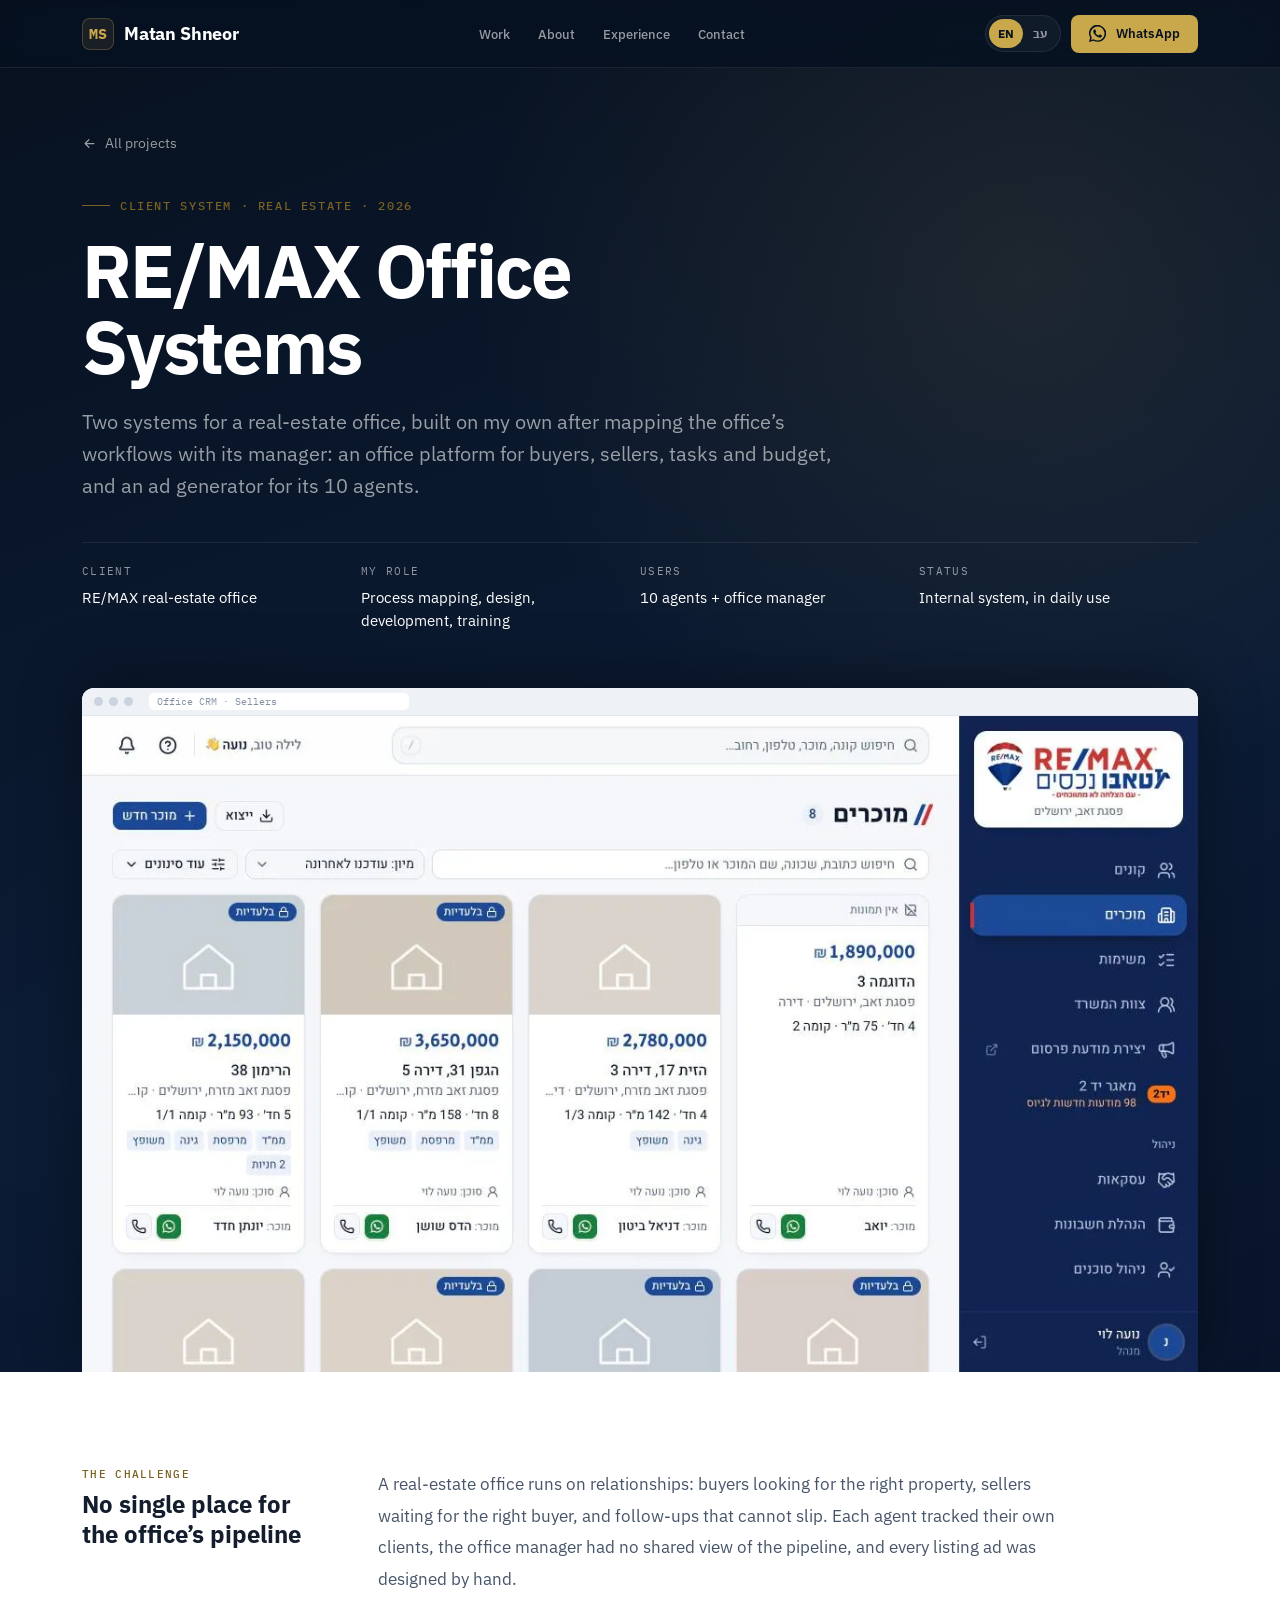
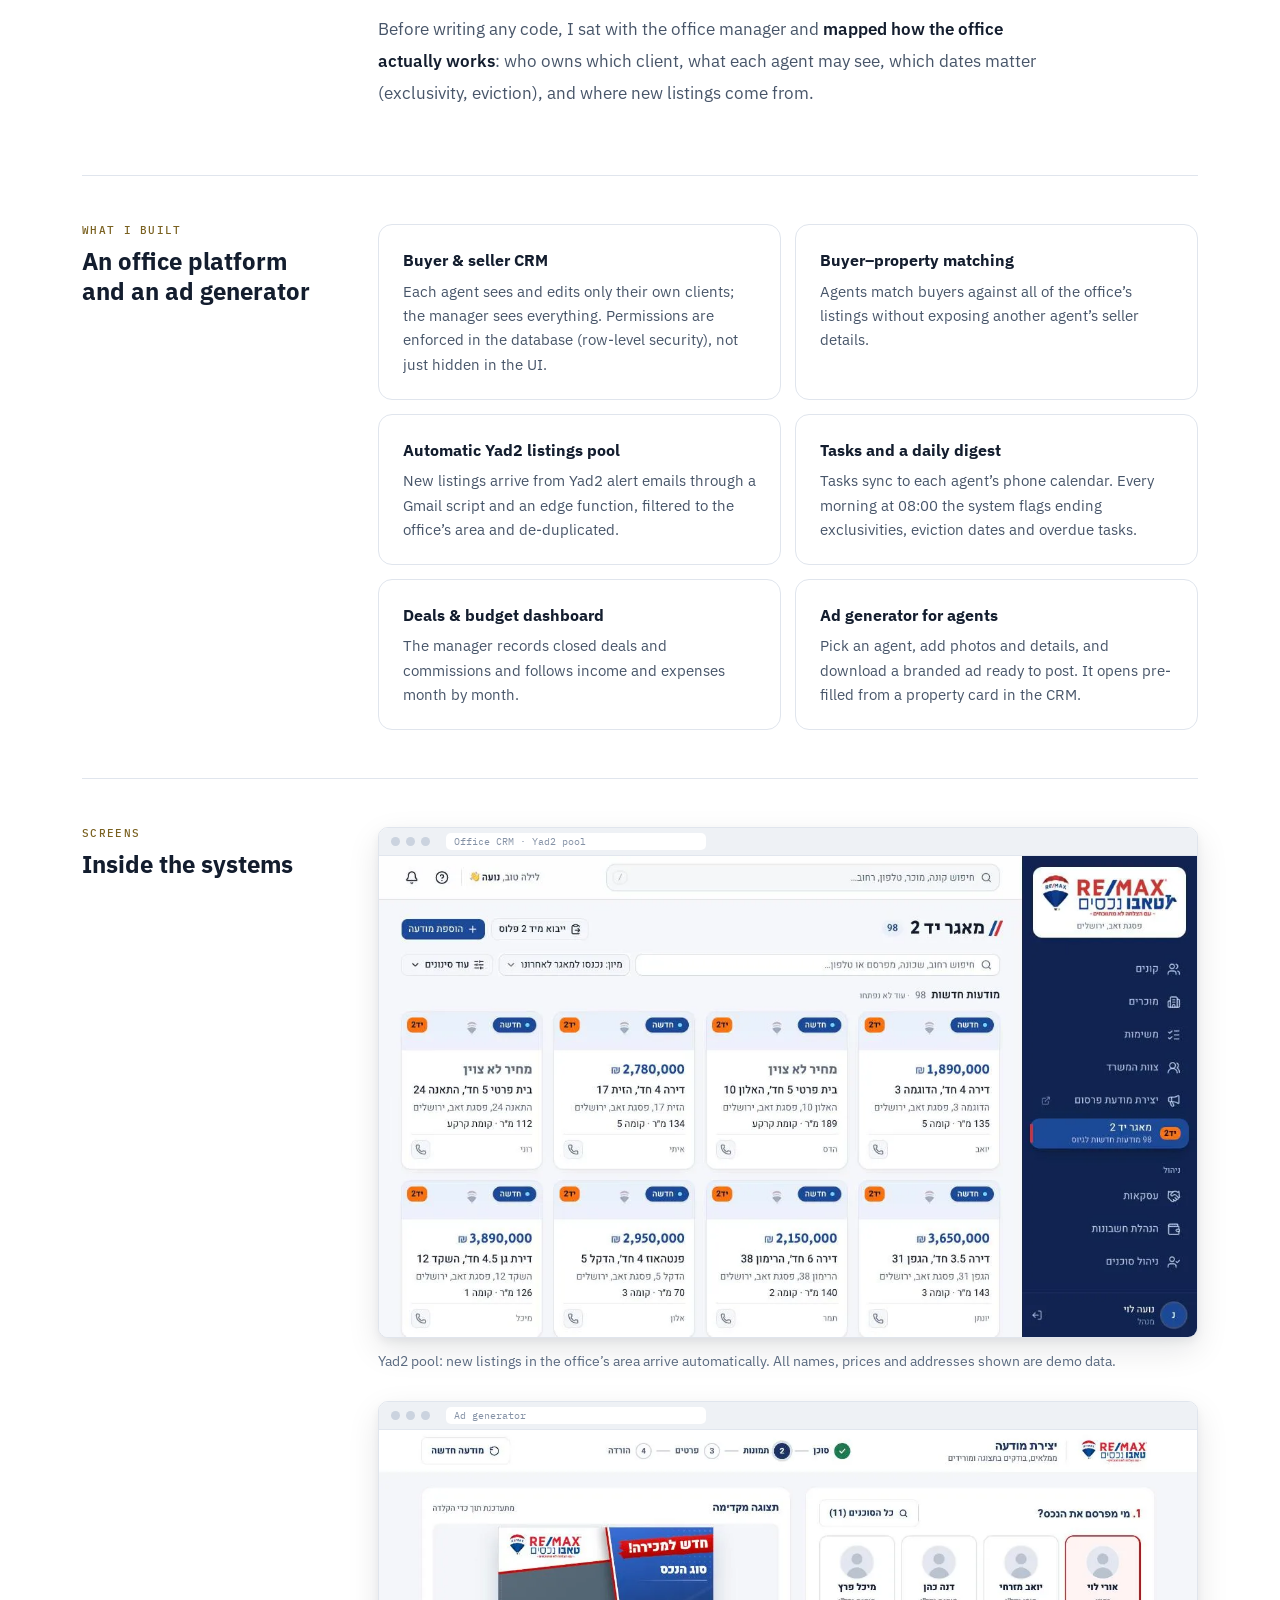
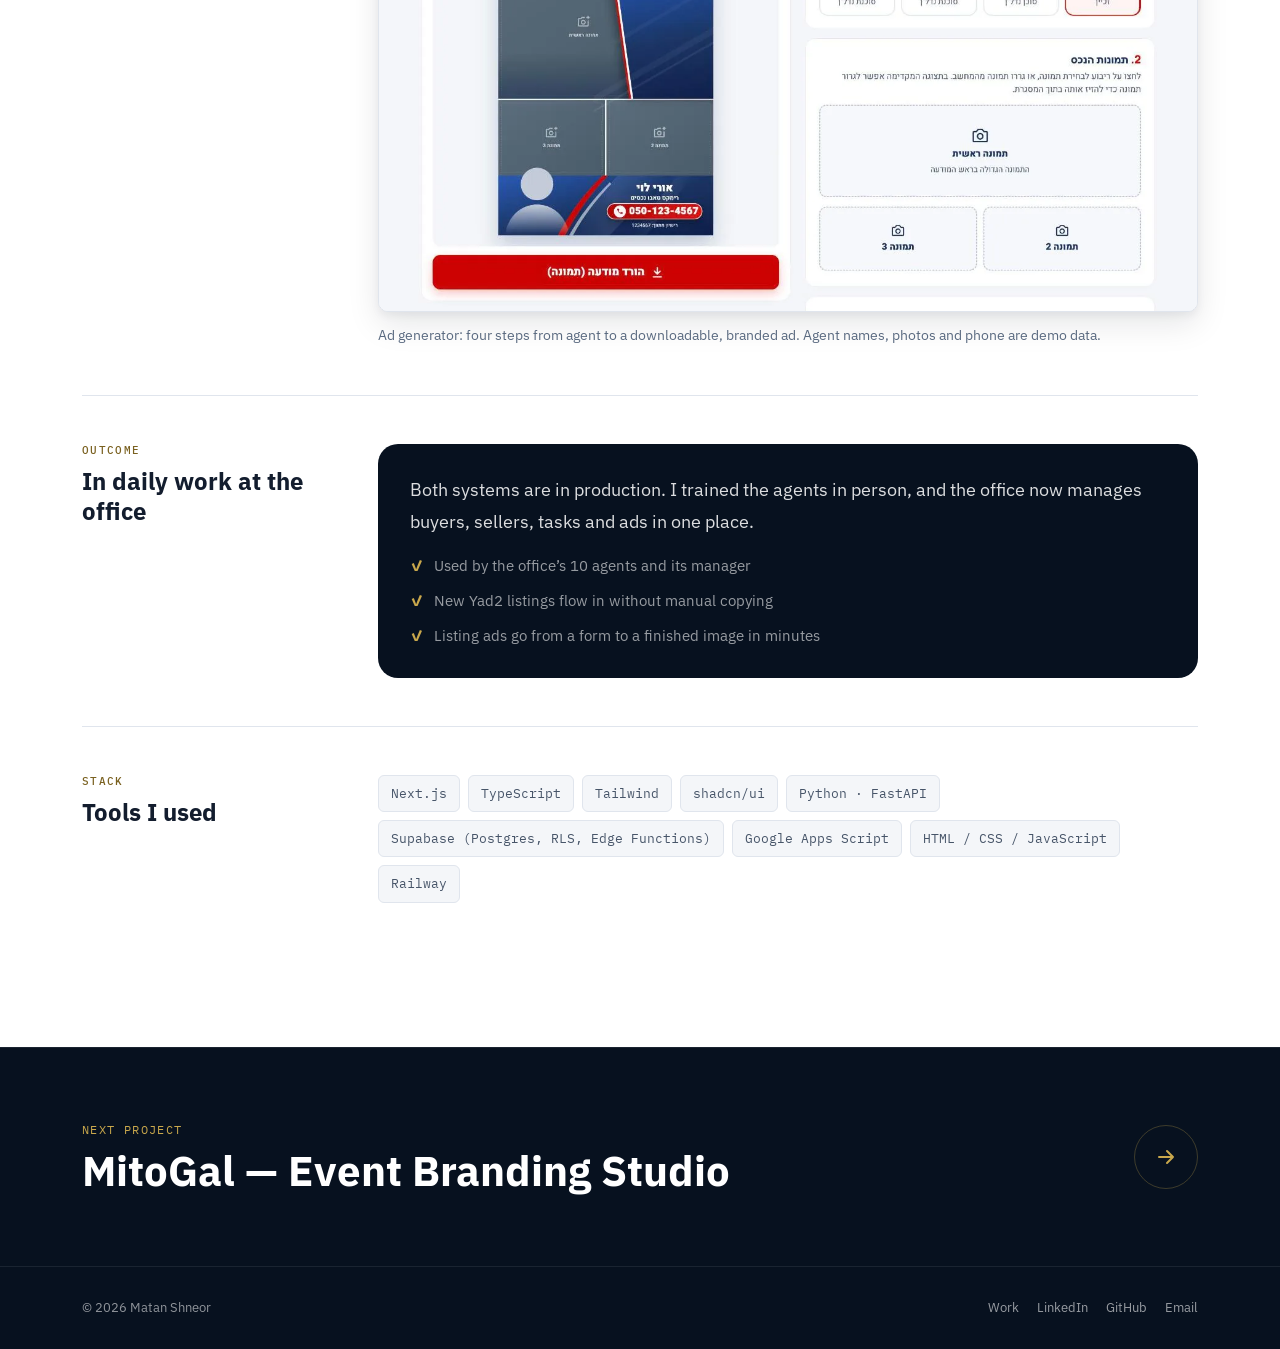
<file: projects/remax-office.html>
<!DOCTYPE html>
<html lang="en" dir="ltr" data-title-en="RE/MAX Office Systems — Case study | Matan Shneor" data-title-he="מערכות למשרד RE/MAX — מקרה בוחן | מתן שניאור" data-desc-en="A CRM, task manager, budget dashboard and ad generator built for a RE/MAX real-estate office and used in production by its 10 agents." data-desc-he="CRM, ניהול משימות, דשבורד תקציב ומחולל מודעות שבניתי למשרד תיווך של רימקס, בשימוש 10 סוכני המשרד.">
<head>
  <meta charset="UTF-8" />
  <meta name="viewport" content="width=device-width, initial-scale=1, viewport-fit=cover" />
  <title>RE/MAX Office Systems — Case study | Matan Shneor</title>
  <meta name="description" content="A CRM, task manager, budget dashboard and ad generator built for a RE/MAX real-estate office and used in production by its 10 agents." />
  <meta name="theme-color" content="#07111F" />
  <link rel="canonical" href="https://matanshneor.github.io/Matan-Website/projects/remax-office.html" />
  <link rel="alternate" hreflang="en" href="https://matanshneor.github.io/Matan-Website/projects/remax-office.html" />
  <link rel="alternate" hreflang="he" href="https://matanshneor.github.io/Matan-Website/projects/remax-office.html?lang=he" />
  <link rel="alternate" hreflang="x-default" href="https://matanshneor.github.io/Matan-Website/projects/remax-office.html" />
  <meta property="og:type" content="website" />
  <meta property="og:url" content="https://matanshneor.github.io/Matan-Website/projects/remax-office.html" />
  <meta property="og:title" content="RE/MAX Office Systems — Case study | Matan Shneor" />
  <meta property="og:description" content="A CRM, task manager, budget dashboard and ad generator built for a RE/MAX real-estate office and used in production by its 10 agents." />
  <meta property="og:image" content="https://matanshneor.github.io/Matan-Website/images/og/remax-office.jpg" />
  <meta name="twitter:card" content="summary_large_image" />
  <link rel="icon" href="data:image/svg+xml,%3Csvg xmlns='http://www.w3.org/2000/svg' viewBox='0 0 100 100'%3E%3Crect width='100' height='100' rx='22' fill='%2307111F'/%3E%3Ctext x='50' y='68' font-family='Helvetica,Arial,sans-serif' font-size='44' font-weight='700' fill='%23C9A84C' text-anchor='middle'%3EMS%3C/text%3E%3C/svg%3E" />
  <script>(function(){var l='en';try{var q=new URLSearchParams(location.search).get('lang');var s=localStorage.getItem('lang');if(q==='he'||q==='en'){l=q;localStorage.setItem('lang',q);}else if(s==='he'||s==='en'){l=s;}}catch(e){}var d=document.documentElement;d.lang=l;d.dir=l==='he'?'rtl':'ltr';d.className+=' js';})();</script>
  <link rel="preconnect" href="https://fonts.googleapis.com" />
  <link rel="preconnect" href="https://fonts.gstatic.com" crossorigin />
  <link href="https://fonts.googleapis.com/css2?family=IBM+Plex+Sans:ital,wght@0,400;0,500;0,600;0,700;1,500&family=IBM+Plex+Sans+Hebrew:wght@400;500;600;700&family=IBM+Plex+Mono:wght@400;500&display=swap" rel="stylesheet" />
  <link rel="stylesheet" href="../assets/css/main.css" />
  <script type="application/ld+json">{"@context": "https://schema.org", "@type": "CreativeWork", "name": "RE/MAX Office Systems", "description": "A CRM, task manager, budget dashboard and ad generator built for a RE/MAX real-estate office and used in production by its 10 agents.", "author": {"@type": "Person", "name": "Matan Shneor", "url": "https://matanshneor.github.io/Matan-Website/"}, "url": "https://matanshneor.github.io/Matan-Website/projects/remax-office.html"}</script>
</head>
<body>
<a class="skip-link" href="#main"><span data-lang="en">Skip to content</span><span data-lang="he" lang="he">דילוג לתוכן</span></a>
<svg width="0" height="0" style="position:absolute" aria-hidden="true" focusable="false">
  <symbol id="i-arrow" viewBox="0 0 24 24" fill="none" stroke="currentColor" stroke-width="2" stroke-linecap="round" stroke-linejoin="round"><path d="M5 12h14M13 6l6 6-6 6"/></symbol>
  <symbol id="i-back" viewBox="0 0 24 24" fill="none" stroke="currentColor" stroke-width="2" stroke-linecap="round" stroke-linejoin="round"><path d="M19 12H5M11 18l-6-6 6-6"/></symbol>
  <symbol id="i-download" viewBox="0 0 24 24" fill="none" stroke="currentColor" stroke-width="2" stroke-linecap="round" stroke-linejoin="round"><path d="M12 3v12M7 10l5 5 5-5M4 19h16"/></symbol>
  <symbol id="i-ext" viewBox="0 0 24 24" fill="none" stroke="currentColor" stroke-width="2" stroke-linecap="round" stroke-linejoin="round"><path d="M14 4h6v6M20 4l-9 9M18 14v5a1 1 0 01-1 1H5a1 1 0 01-1-1V7a1 1 0 011-1h5"/></symbol>
  <symbol id="i-mail" viewBox="0 0 24 24" fill="none" stroke="currentColor" stroke-width="2" stroke-linecap="round" stroke-linejoin="round"><rect x="2.5" y="4.5" width="19" height="15" rx="2"/><path d="M3 6l9 7 9-7"/></symbol>
  <symbol id="i-phone" viewBox="0 0 24 24" fill="none" stroke="currentColor" stroke-width="2" stroke-linecap="round" stroke-linejoin="round"><path d="M22 16.9v3a2 2 0 01-2.2 2 19.8 19.8 0 01-8.6-3.1 19.5 19.5 0 01-6-6A19.8 19.8 0 012.1 4.2 2 2 0 014.1 2h3a2 2 0 012 1.7c.1.9.4 1.9.7 2.8a2 2 0 01-.5 2.1L8 9.9a16 16 0 006 6l1.3-1.3a2 2 0 012.1-.4c.9.3 1.9.6 2.8.7a2 2 0 011.8 2z"/></symbol>
  <symbol id="i-wa" viewBox="0 0 24 24" fill="currentColor"><path d="M17.5 14.4c-.3-.1-1.8-.9-2-1s-.5-.1-.7.1-.8 1-.9 1.2-.3.2-.6.1a8.2 8.2 0 01-2.4-1.5 9 9 0 01-1.7-2.1c-.2-.3 0-.5.1-.6l.4-.5.3-.5a.5.5 0 000-.5L9 6.8c-.2-.6-.5-.5-.7-.5h-.6a1.1 1.1 0 00-.8.4A3.4 3.4 0 006 9.2a5.9 5.9 0 001.2 3.1 13.4 13.4 0 005.2 4.6c.7.3 1.3.5 1.7.6a4.2 4.2 0 001.9.1 3.1 3.1 0 002-1.4 2.5 2.5 0 00.2-1.4c-.1-.2-.3-.3-.7-.4zM12 21.8a9.9 9.9 0 01-5-1.4l-.4-.2-3.7 1 1-3.6-.2-.4A9.9 9.9 0 1112 21.8zm8.4-18.3A11.8 11.8 0 001.7 17.7L0 24l6.4-1.7A11.8 11.8 0 0012 23.8 11.8 11.8 0 0020.4 3.5z"/></symbol>
  <symbol id="i-linkedin" viewBox="0 0 24 24" fill="currentColor"><path d="M16 8a6 6 0 016 6v7h-4v-7a2 2 0 00-4 0v7h-4v-7a6 6 0 016-6zM2 9h4v12H2zM4 6a2 2 0 100-4 2 2 0 000 4z"/></symbol>
  <symbol id="i-github" viewBox="0 0 24 24" fill="currentColor"><path d="M12 .3a12 12 0 00-3.8 23.4c.6.1.8-.3.8-.6v-2c-3.3.7-4-1.6-4-1.6-.6-1.4-1.4-1.8-1.4-1.8-1-.7.1-.7.1-.7 1.2.1 1.8 1.2 1.8 1.2 1 1.8 2.8 1.3 3.5 1 0-.8.4-1.3.7-1.6-2.7-.3-5.5-1.3-5.5-5.9 0-1.3.5-2.4 1.2-3.2 0-.3-.5-1.5.1-3.2 0 0 1-.3 3.3 1.2a11.5 11.5 0 016 0C17.3 4.6 18.3 5 18.3 5c.6 1.7.2 2.9.1 3.2.8.8 1.2 1.9 1.2 3.2 0 4.6-2.8 5.6-5.5 5.9.4.4.8 1.1.8 2.2v3.3c0 .3.2.7.8.6A12 12 0 0012 .3"/></symbol>
  <symbol id="i-chart" viewBox="0 0 24 24" fill="none" stroke="currentColor" stroke-width="1.8" stroke-linecap="round" stroke-linejoin="round"><path d="M3 3v18h18"/><path d="M7 15l4-5 3 3 5-7"/></symbol>
  <symbol id="i-bank" viewBox="0 0 24 24" fill="none" stroke="currentColor" stroke-width="1.8" stroke-linecap="round" stroke-linejoin="round"><path d="M3 10l9-6 9 6M5 10v9M10 10v9M14 10v9M19 10v9M3 21h18"/></symbol>
  <symbol id="i-spark" viewBox="0 0 24 24" fill="none" stroke="currentColor" stroke-width="1.8" stroke-linecap="round" stroke-linejoin="round"><path d="M12 3l1.9 5.1L19 10l-5.1 1.9L12 17l-1.9-5.1L5 10l5.1-1.9z"/><path d="M19 15l.8 2.2L22 18l-2.2.8L19 21l-.8-2.2L16 18l2.2-.8z"/></symbol>
  <symbol id="i-users" viewBox="0 0 24 24" fill="none" stroke="currentColor" stroke-width="1.8" stroke-linecap="round" stroke-linejoin="round"><path d="M17 21v-2a4 4 0 00-4-4H5a4 4 0 00-4 4v2"/><circle cx="9" cy="7" r="4"/><path d="M23 21v-2a4 4 0 00-3-3.9M16 3.1a4 4 0 010 7.8"/></symbol>
  <symbol id="i-grid" viewBox="0 0 24 24" fill="none" stroke="currentColor" stroke-width="1.8" stroke-linecap="round" stroke-linejoin="round"><rect x="3" y="3" width="7" height="9" rx="1.5"/><rect x="14" y="3" width="7" height="5" rx="1.5"/><rect x="14" y="12" width="7" height="9" rx="1.5"/><rect x="3" y="16" width="7" height="5" rx="1.5"/></symbol>
  <symbol id="i-site" viewBox="0 0 24 24" fill="none" stroke="currentColor" stroke-width="1.8" stroke-linecap="round" stroke-linejoin="round"><rect x="2" y="4" width="20" height="16" rx="2"/><path d="M2 9h20M6 6.5h.01M9 6.5h.01"/></symbol>
  <symbol id="i-bolt" viewBox="0 0 24 24" fill="none" stroke="currentColor" stroke-width="1.8" stroke-linecap="round" stroke-linejoin="round"><path d="M13 2L4 14h7l-1 8 9-12h-7z"/></symbol>
</svg>
<header class="nav">
  <div class="nav-inner">
    <a href="../index.html" class="brand" aria-label="Matan Shneor" data-aria-en="Matan Shneor" data-aria-he="מתן שניאור">
      <span class="brand-mark" aria-hidden="true">MS</span>
      <span class="brand-name"><span data-lang="en">Matan Shneor</span><span data-lang="he" lang="he">מתן שניאור</span></span>
    </a>
    <nav class="nav-main" aria-label="Main" data-aria-en="Main" data-aria-he="ראשי">
      <ul class="nav-links">
        <li><a href="../index.html#work"><span data-lang="en">Work</span><span data-lang="he" lang="he">עבודות</span></a></li>
        <li><a href="../index.html#about"><span data-lang="en">About</span><span data-lang="he" lang="he">אודות</span></a></li>
        <li><a href="../index.html#experience"><span data-lang="en">Experience</span><span data-lang="he" lang="he">ניסיון</span></a></li>
        <li><a href="../index.html#contact"><span data-lang="en">Contact</span><span data-lang="he" lang="he">צור קשר</span></a></li>
      </ul>
    </nav>
    <div class="nav-actions">
      <button class="lang-toggle" type="button" aria-label="החלפה לעברית" lang="he">
        <span class="opt-en" aria-hidden="true">EN</span><span class="opt-he" aria-hidden="true">עב</span>
      </button>
      <a class="btn btn-gold nav-cta" href="https://wa.me/972542165560" data-wa target="_blank" rel="noopener"><svg aria-hidden="true" focusable="false"><use href="#i-wa"/></svg>WhatsApp</a>
      <button class="nav-burger" type="button" aria-expanded="false" aria-controls="drawer" data-aria-en="Open menu" data-aria-he="פתיחת תפריט" aria-label="Open menu"><span></span></button>
    </div>
  </div>
</header>
<nav class="drawer" id="drawer" aria-label="Mobile" data-aria-en="Mobile" data-aria-he="תפריט נייד">
    <a href="../index.html#work"><span data-lang="en">Work</span><span data-lang="he" lang="he">עבודות</span></a>
    <a href="../index.html#about"><span data-lang="en">About</span><span data-lang="he" lang="he">אודות</span></a>
    <a href="../index.html#experience"><span data-lang="en">Experience</span><span data-lang="he" lang="he">ניסיון</span></a>
    <a href="../index.html#contact"><span data-lang="en">Contact</span><span data-lang="he" lang="he">צור קשר</span></a>
    <a class="btn btn-gold" href="https://wa.me/972542165560" data-wa target="_blank" rel="noopener"><svg aria-hidden="true" focusable="false"><use href="#i-wa"/></svg><span data-lang="en">Message me on WhatsApp</span><span data-lang="he" lang="he">שלחו לי הודעה בוואטסאפ</span></a>
</nav>
<main id="main">
<section class="cs-hero" aria-labelledby="cs-title">
  <div class="container">
    <a class="crumb" href="../index.html#work"><svg aria-hidden="true" focusable="false"><use href="#i-back"/></svg><span data-lang="en">All projects</span><span data-lang="he" lang="he">כל הפרויקטים</span></a>
    <div class="hero-enter">
      <span class="eyebrow"><span data-lang="en">Client system · Real estate · 2026</span><span data-lang="he" lang="he">מערכת ללקוח · נדל״ן · 2026</span></span>
      <h1 class="cs-title" id="cs-title"><span data-lang="en">RE/MAX Office Systems</span><span data-lang="he" lang="he">מערכות למשרד RE/MAX</span></h1>
      <p data-lang="en" class="cs-sub">Two systems for a real-estate office, built on my own after mapping the office’s workflows with its manager: an office platform for buyers, sellers, tasks and budget, and an ad generator for its 10 agents.</p><p data-lang="he" class="cs-sub" lang="he">שתי מערכות למשרד תיווך, שבניתי לבד אחרי שמיפיתי עם מנהלת המשרד את תהליכי העבודה: פלטפורמה לניהול קונים, מוכרים, משימות ותקציב, ומחולל מודעות ל-10 הסוכנים.</p>
      <dl class="cs-facts"><div class="cs-fact"><dt><span data-lang="en">Client</span><span data-lang="he" lang="he">לקוח</span></dt><dd><span data-lang="en">RE/MAX real-estate office</span><span data-lang="he" lang="he">משרד תיווך RE/MAX</span></dd></div><div class="cs-fact"><dt><span data-lang="en">My role</span><span data-lang="he" lang="he">התפקיד שלי</span></dt><dd><span data-lang="en">Process mapping, design, development, training</span><span data-lang="he" lang="he">מיפוי תהליכים, עיצוב, פיתוח והדרכה</span></dd></div><div class="cs-fact"><dt><span data-lang="en">Users</span><span data-lang="he" lang="he">משתמשים</span></dt><dd><span data-lang="en">10 agents + office manager</span><span data-lang="he" lang="he">10 סוכנים ומנהלת המשרד</span></dd></div><div class="cs-fact"><dt><span data-lang="en">Status</span><span data-lang="he" lang="he">סטטוס</span></dt><dd><span data-lang="en">Internal system, in daily use</span><span data-lang="he" lang="he">מערכת פנימית בשימוש שוטף</span></dd></div></dl>
      
    </div>
    <div class="cs-shot"><div class="browser "><div class="browser-bar" aria-hidden="true"><i></i><i></i><i></i><span class="url">Office CRM · Sellers</span></div><img src="../images/projects/remax-office/crm-properties.webp" width="1196" height="703" fetchpriority="high" alt="CRM sellers screen with property cards (all data shown is demo data)" data-alt-en="CRM sellers screen with property cards (all data shown is demo data)" data-alt-he="מסך המוכרים ב-CRM עם כרטיסי נכסים (כל הנתונים בתמונה הם נתוני דמו)" /></div></div>
  </div>
</section>
<div class="cs-body">
  <div class="container">
    
    <section class="cs-row">
      <h2><small><span data-lang="en">The challenge</span><span data-lang="he" lang="he">האתגר</span></small><span data-lang="en">No single place for the office’s pipeline</span><span data-lang="he" lang="he">אין מקום אחד לכל העבודה של המשרד</span></h2>
      <div><div class="cs-prose"><p data-lang="en">A real-estate office runs on relationships: buyers looking for the right property, sellers waiting for the right buyer, and follow-ups that cannot slip. Each agent tracked their own clients, the office manager had no shared view of the pipeline, and every listing ad was designed by hand.</p><p data-lang="he" lang="he">משרד תיווך חי מקשרים: קונים שמחפשים את הנכס הנכון, מוכרים שמחכים לקונה הנכון, ומעקבים שאסור לפספס. כל סוכן ניהל את הלקוחות שלו בעצמו, למנהלת המשרד לא הייתה תמונה משותפת של העבודה, וכל מודעה לנכס עוצבה ידנית.</p><p data-lang="en">Before writing any code, I sat with the office manager and <strong>mapped how the office actually works</strong>: who owns which client, what each agent may see, which dates matter (exclusivity, eviction), and where new listings come from.</p><p data-lang="he" lang="he">לפני ששורת קוד נכתבה, ישבתי עם מנהלת המשרד ו<strong>מיפינו איך המשרד באמת עובד</strong>: למי שייך כל לקוח, מה כל סוכן רשאי לראות, אילו תאריכים קריטיים (בלעדיות, פינוי) ומאיפה מגיעים נכסים חדשים.</p></div></div>
    </section>
    
    <section class="cs-row">
      <h2><small><span data-lang="en">What I built</span><span data-lang="he" lang="he">מה בניתי</span></small><span data-lang="en">An office platform and an ad generator</span><span data-lang="he" lang="he">פלטפורמה למשרד ומחולל מודעות</span></h2>
      <div><div class="features"><div class="feature reveal"><h3><span data-lang="en">Buyer &amp; seller CRM</span><span data-lang="he" lang="he">CRM לקונים ולמוכרים</span></h3><p data-lang="en">Each agent sees and edits only their own clients; the manager sees everything. Permissions are enforced in the database (row-level security), not just hidden in the UI.</p><p data-lang="he" lang="he">כל סוכן רואה ועורך רק את הלקוחות שלו, והמנהלת רואה הכול. ההרשאות נאכפות במסד הנתונים עצמו (Row-Level Security), לא רק מוסתרות בממשק.</p></div><div class="feature reveal"><h3><span data-lang="en">Buyer–property matching</span><span data-lang="he" lang="he">התאמת נכסים לקונים</span></h3><p data-lang="en">Agents match buyers against all of the office’s listings without exposing another agent’s seller details.</p><p data-lang="he" lang="he">סוכנים מתאימים לקונים נכסים מכל המשרד, בלי לחשוף פרטי מוכרים של סוכנים אחרים.</p></div><div class="feature reveal"><h3><span data-lang="en">Automatic Yad2 listings pool</span><span data-lang="he" lang="he">מאגר יד 2 אוטומטי</span></h3><p data-lang="en">New listings arrive from Yad2 alert emails through a Gmail script and an edge function, filtered to the office’s area and de-duplicated.</p><p data-lang="he" lang="he">מודעות חדשות נקלטות אוטומטית ממיילי ההתראה של יד 2 דרך סקריפט Gmail ופונקציית Edge, מסוננות לאזור המשרד וללא כפילויות.</p></div><div class="feature reveal"><h3><span data-lang="en">Tasks and a daily digest</span><span data-lang="he" lang="he">משימות ותזכורת יומית</span></h3><p data-lang="en">Tasks sync to each agent’s phone calendar. Every morning at 08:00 the system flags ending exclusivities, eviction dates and overdue tasks.</p><p data-lang="he" lang="he">משימות מסונכרנות ליומן בטלפון של כל סוכן. כל בוקר ב-08:00 המערכת מתריעה על בלעדיות שמסתיימת, תאריכי פינוי ומשימות באיחור.</p></div><div class="feature reveal"><h3><span data-lang="en">Deals &amp; budget dashboard</span><span data-lang="he" lang="he">דשבורד עסקאות ותקציב</span></h3><p data-lang="en">The manager records closed deals and commissions and follows income and expenses month by month.</p><p data-lang="he" lang="he">המנהלת רושמת עסקאות סגורות ועמלות, ועוקבת אחרי הכנסות והוצאות חודש אחרי חודש.</p></div><div class="feature reveal"><h3><span data-lang="en">Ad generator for agents</span><span data-lang="he" lang="he">מחולל מודעות לסוכנים</span></h3><p data-lang="en">Pick an agent, add photos and details, and download a branded ad ready to post. It opens pre-filled from a property card in the CRM.</p><p data-lang="he" lang="he">בוחרים סוכן, מוסיפים תמונות ופרטים ומורידים מודעה ממותגת מוכנה לפרסום. אפשר לפתוח אותה ממולאת מראש מתוך כרטיס נכס ב-CRM.</p></div></div></div>
    </section>
    
    <section class="cs-row">
      <h2><small><span data-lang="en">Screens</span><span data-lang="he" lang="he">מסכים</span></small><span data-lang="en">Inside the systems</span><span data-lang="he" lang="he">מבפנים</span></h2>
      <div><div class="gallery"><figure class="reveal"><div class="browser "><div class="browser-bar" aria-hidden="true"><i></i><i></i><i></i><span class="url">Office CRM · Yad2 pool</span></div><img src="../images/projects/remax-office/crm-yad2-pool.webp" width="1196" height="703" loading="lazy" decoding="async" alt="Yad2 listings pool with new listings to call (demo data)" data-alt-en="Yad2 listings pool with new listings to call (demo data)" data-alt-he="מאגר יד 2 עם מודעות חדשות לגיוס (נתוני דמו)" /></div><figcaption><span data-lang="en">Yad2 pool: new listings in the office’s area arrive automatically. All names, prices and addresses shown are demo data.</span><span data-lang="he" lang="he">מאגר יד 2: מודעות חדשות באזור המשרד נקלטות אוטומטית. כל השמות, המחירים והכתובות בתמונה הם נתוני דמו.</span></figcaption></figure><figure class="reveal"><div class="browser "><div class="browser-bar" aria-hidden="true"><i></i><i></i><i></i><span class="url">Ad generator</span></div><img src="../images/projects/remax-office/ad-generator.webp" width="1329" height="781" loading="lazy" decoding="async" alt="Ad generator: agent selection, photo slots and live ad preview" data-alt-en="Ad generator: agent selection, photo slots and live ad preview" data-alt-he="מחולל המודעות: בחירת סוכן, תמונות ותצוגה מקדימה חיה" /></div><figcaption><span data-lang="en">Ad generator: four steps from agent to a downloadable, branded ad. Agent names, photos and phone are demo data.</span><span data-lang="he" lang="he">מחולל המודעות: ארבעה שלבים מבחירת סוכן ועד מודעה ממותגת להורדה. שמות, תמונות וטלפון הסוכנים הם נתוני דמו.</span></figcaption></figure></div></div>
    </section>
    
    <section class="cs-row">
      <h2><small><span data-lang="en">Outcome</span><span data-lang="he" lang="he">תוצאה</span></small><span data-lang="en">In daily work at the office</span><span data-lang="he" lang="he">חלק מהעבודה השוטפת במשרד</span></h2>
      <div><div class="outcome reveal"><p data-lang="en">Both systems are in production. I trained the agents in person, and the office now manages buyers, sellers, tasks and ads in one place.</p><p data-lang="he" lang="he">שתי המערכות בפרודקשן. הדרכתי את הסוכנים באופן אישי, והמשרד מנהל היום קונים, מוכרים, משימות ומודעות במקום אחד.</p><ul><li><span data-lang="en">Used by the office’s 10 agents and its manager</span><span data-lang="he" lang="he">בשימוש 10 סוכני המשרד והמנהלת</span></li><li><span data-lang="en">New Yad2 listings flow in without manual copying</span><span data-lang="he" lang="he">מודעות יד 2 חדשות נכנסות בלי העתקה ידנית</span></li><li><span data-lang="en">Listing ads go from a form to a finished image in minutes</span><span data-lang="he" lang="he">מודעה לנכס עוברת מטופס לתמונה מוכנה תוך דקות</span></li></ul></div></div>
    </section>
    
    <section class="cs-row">
      <h2><small><span data-lang="en">Stack</span><span data-lang="he" lang="he">טכנולוגיות</span></small><span data-lang="en">Tools I used</span><span data-lang="he" lang="he">הכלים שעבדתי איתם</span></h2>
      <div><div class="stack-list"><span class="tag">Next.js</span><span class="tag">TypeScript</span><span class="tag">Tailwind</span><span class="tag">shadcn/ui</span><span class="tag">Python · FastAPI</span><span class="tag">Supabase (Postgres, RLS, Edge Functions)</span><span class="tag">Google Apps Script</span><span class="tag">HTML / CSS / JavaScript</span><span class="tag">Railway</span></div></div>
    </section>
  </div>
</div>
<a class="next-project" href="mitogal.html">
  <div class="container">
    <div><small><span data-lang="en">Next project</span><span data-lang="he" lang="he">הפרויקט הבא</span></small><strong><span data-lang="en">MitoGal — Event Branding Studio</span><span data-lang="he" lang="he">מיתוגל — סטודיו למיתוג אירועים</span></strong></div>
    <span class="next-arrow" aria-hidden="true"><svg aria-hidden="true" focusable="false"><use href="#i-arrow"/></svg></span>
  </div>
</a>
</main>
<footer class="footer">
  <div class="container footer-inner">
    <span>© <span data-year>2026</span> <span data-lang="en">Matan Shneor</span><span data-lang="he" lang="he">מתן שניאור</span></span>
    <div class="footer-links">
      <a href="../index.html#work"><span data-lang="en">Work</span><span data-lang="he" lang="he">עבודות</span></a>
      <a href="https://www.linkedin.com/in/matan-shneor/" target="_blank" rel="noopener">LinkedIn</a>
      <a href="https://github.com/matanshneor" target="_blank" rel="noopener">GitHub</a>
      <a href="mailto:matanshneor1@gmail.com"><span data-lang="en">Email</span><span data-lang="he" lang="he">מייל</span></a>
    </div>
  </div>
</footer>
<a class="wa-float" href="https://wa.me/972542165560" data-wa target="_blank" rel="noopener" data-aria-en="Message Matan on WhatsApp" data-aria-he="שליחת הודעת וואטסאפ למתן" aria-label="Message Matan on WhatsApp"><svg aria-hidden="true" focusable="false"><use href="#i-wa"/></svg></a>
<script src="../assets/js/main.js" defer></script>
</body>
</html>
</file>
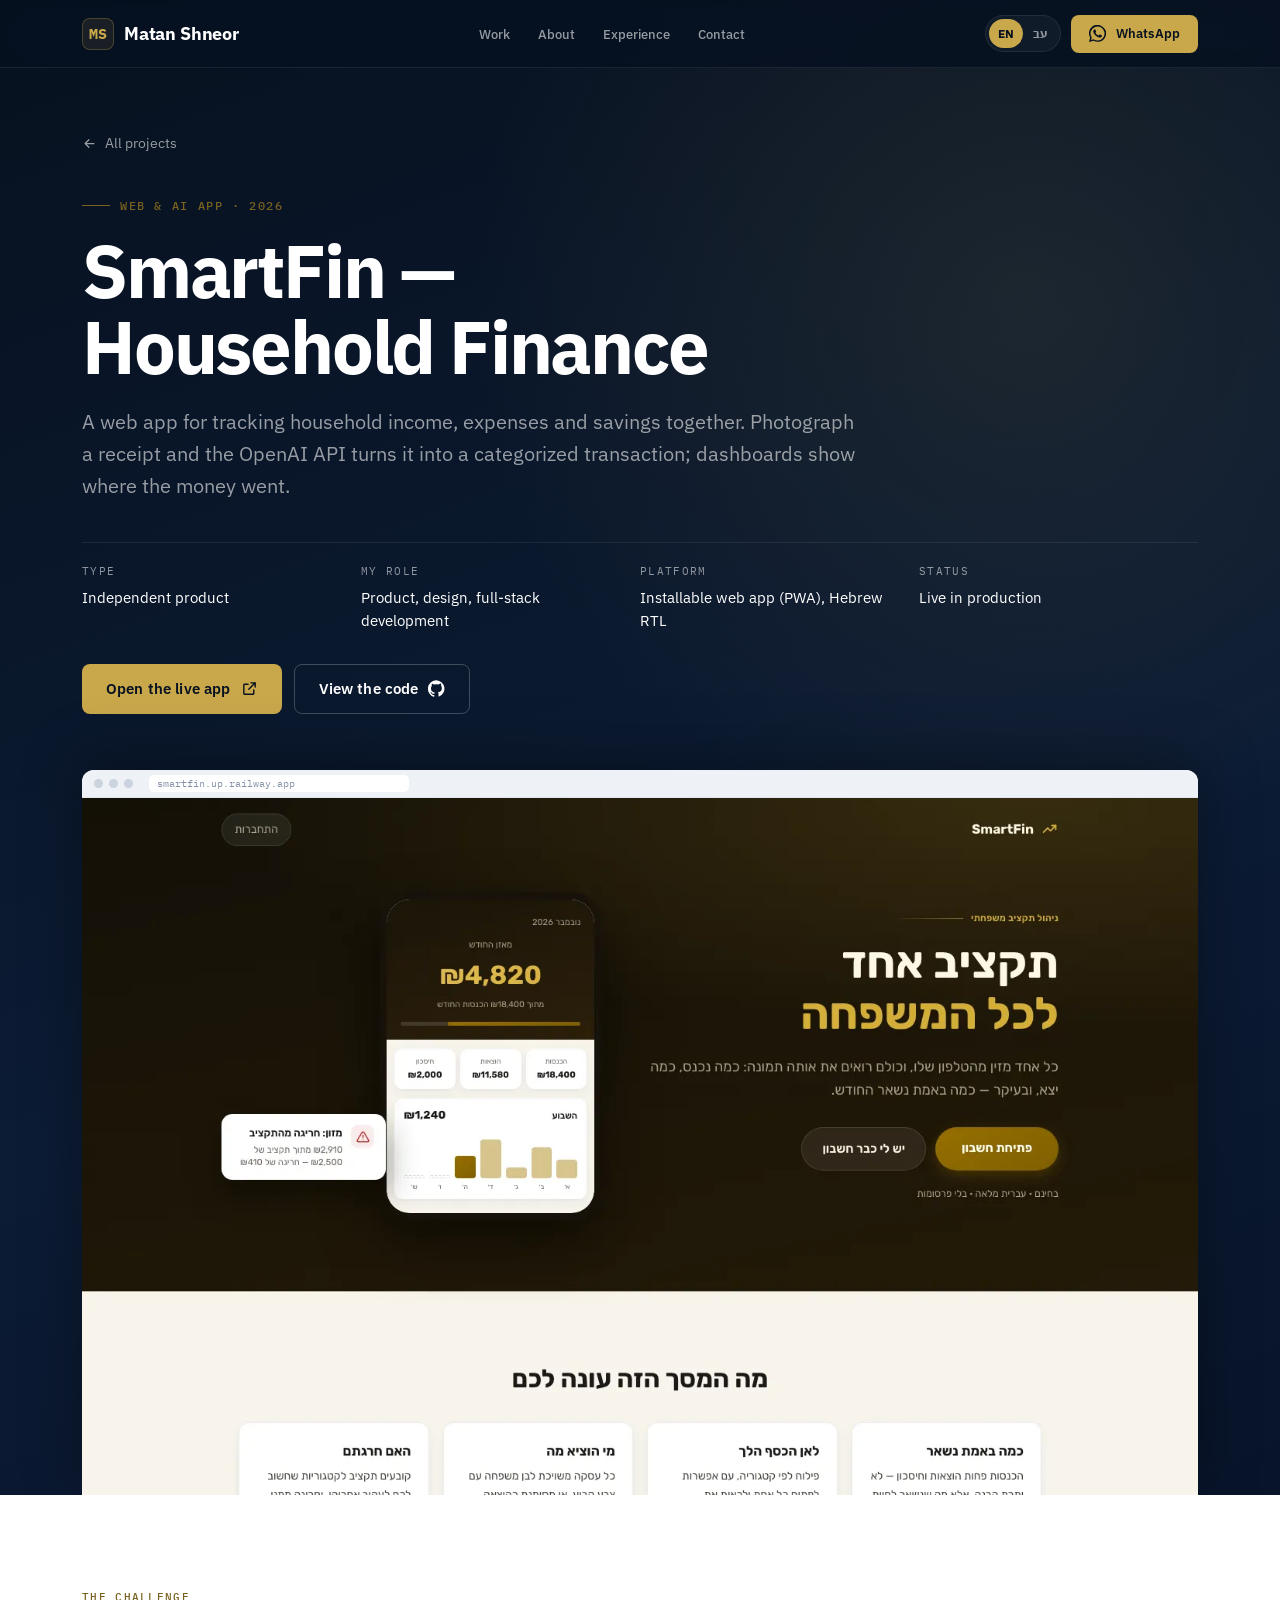
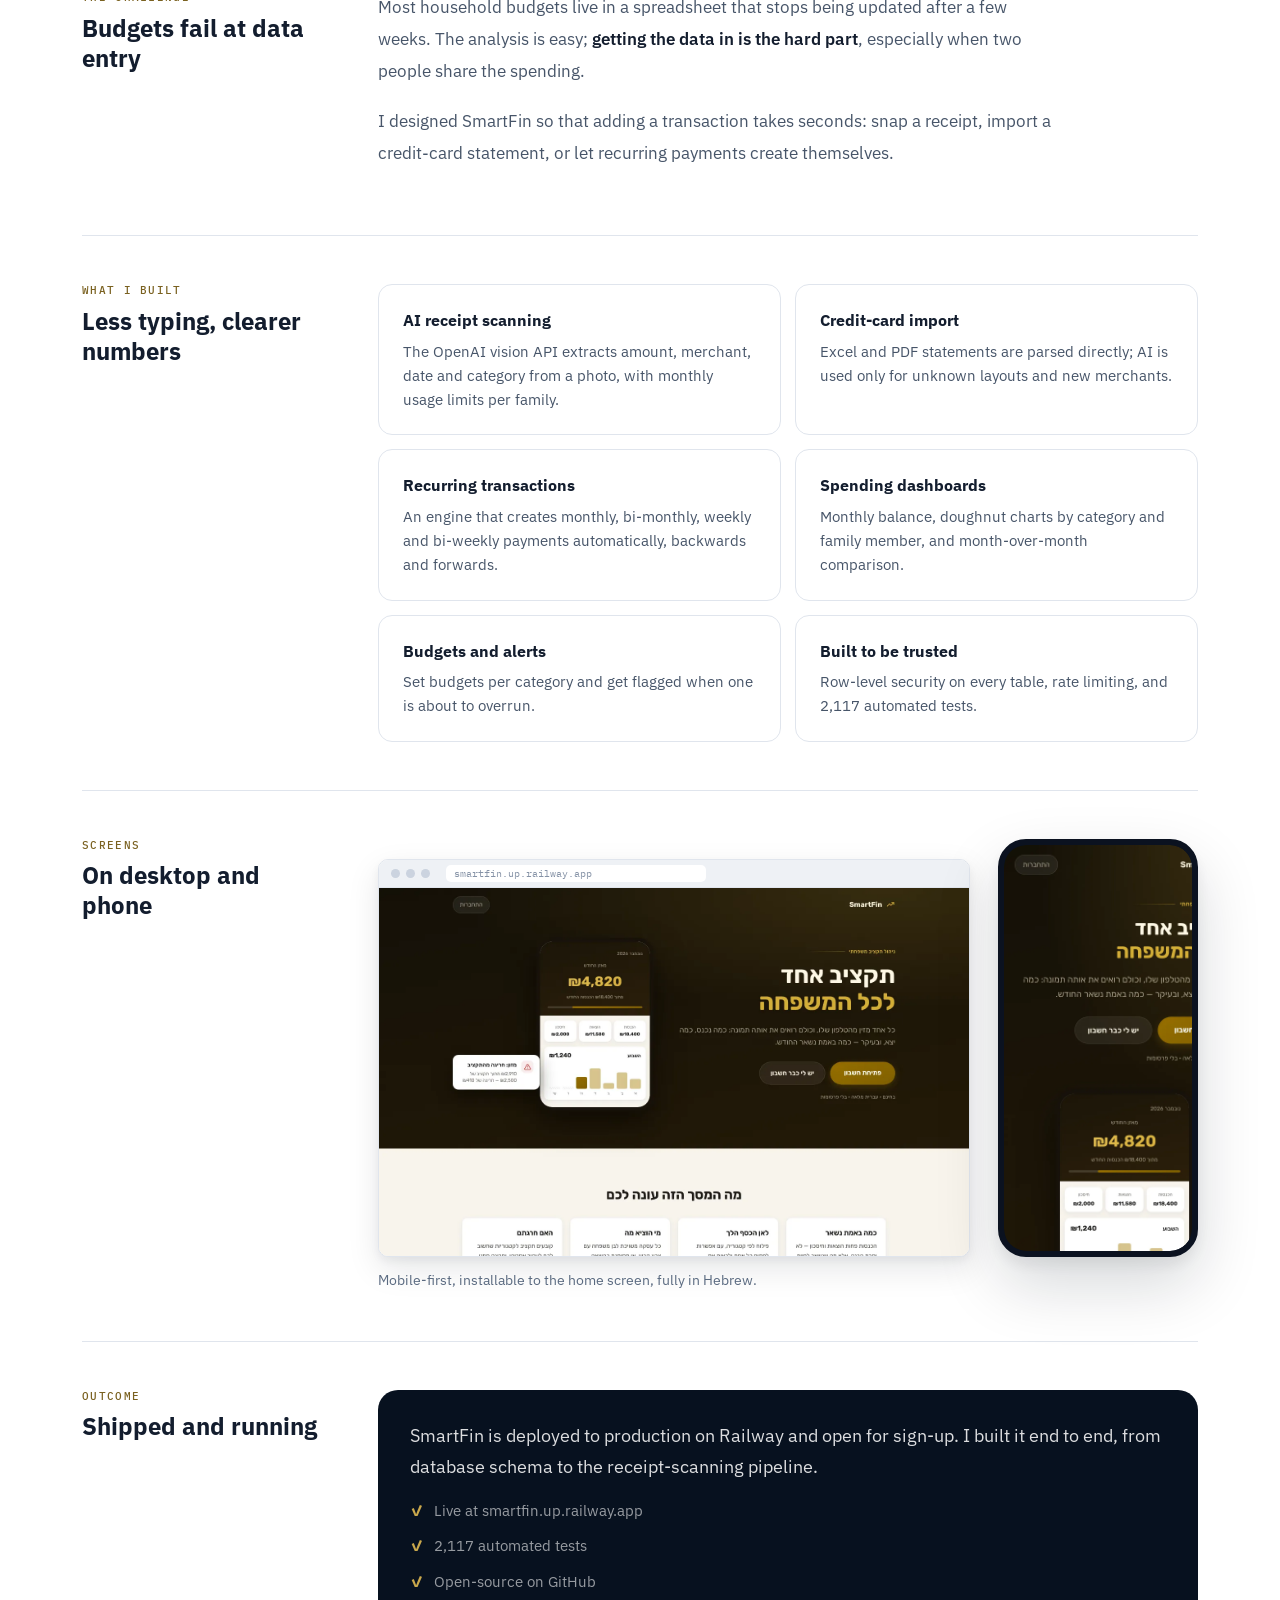
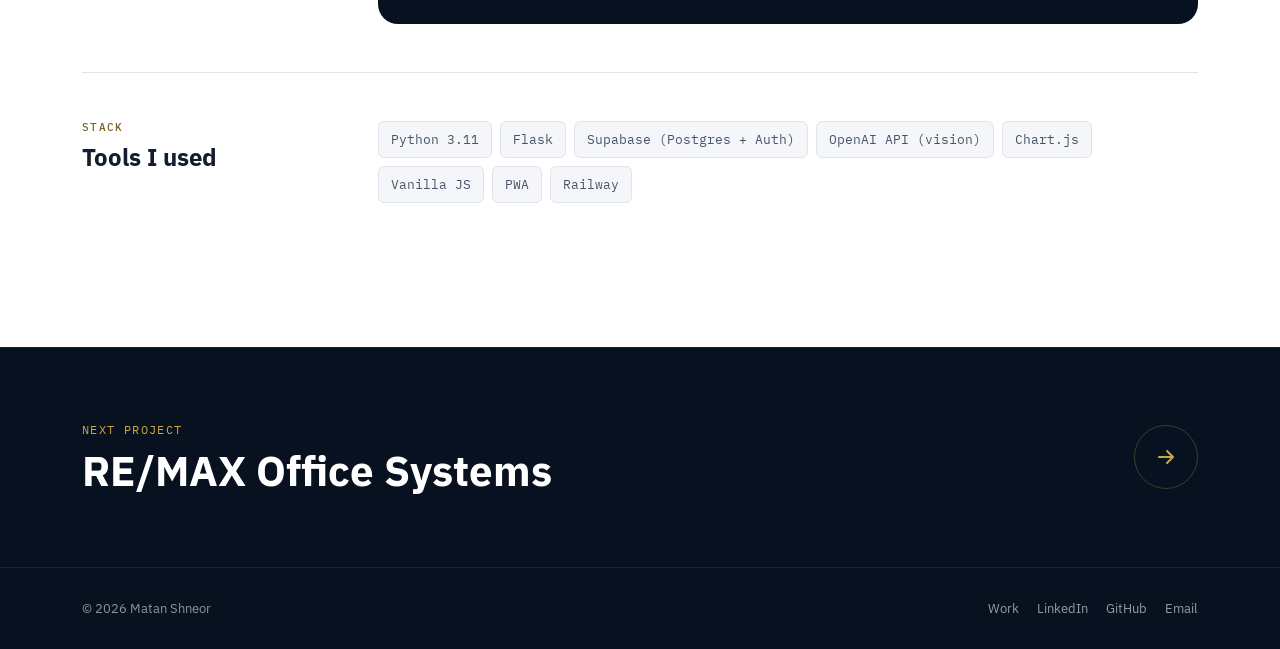
<file: projects/smartfin.html>
<!DOCTYPE html>
<html lang="en" dir="ltr" data-title-en="SmartFin — Household Finance — Case study | Matan Shneor" data-title-he="SmartFin — ניהול תקציב משפחתי — מקרה בוחן | מתן שניאור" data-desc-en="A household budget app with AI receipt scanning, credit-card import and spending dashboards, built independently and deployed to production." data-desc-he="אפליקציה לניהול תקציב משפחתי עם סריקת קבלות ב-AI, ייבוא דפי אשראי ודשבורדים של הוצאות, שבניתי לבד והעליתי לפרודקשן.">
<head>
  <meta charset="UTF-8" />
  <meta name="viewport" content="width=device-width, initial-scale=1, viewport-fit=cover" />
  <title>SmartFin — Household Finance — Case study | Matan Shneor</title>
  <meta name="description" content="A household budget app with AI receipt scanning, credit-card import and spending dashboards, built independently and deployed to production." />
  <meta name="theme-color" content="#07111F" />
  <link rel="canonical" href="https://matanshneor.github.io/Matan-Website/projects/smartfin.html" />
  <link rel="alternate" hreflang="en" href="https://matanshneor.github.io/Matan-Website/projects/smartfin.html" />
  <link rel="alternate" hreflang="he" href="https://matanshneor.github.io/Matan-Website/projects/smartfin.html?lang=he" />
  <link rel="alternate" hreflang="x-default" href="https://matanshneor.github.io/Matan-Website/projects/smartfin.html" />
  <meta property="og:type" content="website" />
  <meta property="og:url" content="https://matanshneor.github.io/Matan-Website/projects/smartfin.html" />
  <meta property="og:title" content="SmartFin — Household Finance — Case study | Matan Shneor" />
  <meta property="og:description" content="A household budget app with AI receipt scanning, credit-card import and spending dashboards, built independently and deployed to production." />
  <meta property="og:image" content="https://matanshneor.github.io/Matan-Website/images/og/smartfin.jpg" />
  <meta name="twitter:card" content="summary_large_image" />
  <link rel="icon" href="data:image/svg+xml,%3Csvg xmlns='http://www.w3.org/2000/svg' viewBox='0 0 100 100'%3E%3Crect width='100' height='100' rx='22' fill='%2307111F'/%3E%3Ctext x='50' y='68' font-family='Helvetica,Arial,sans-serif' font-size='44' font-weight='700' fill='%23C9A84C' text-anchor='middle'%3EMS%3C/text%3E%3C/svg%3E" />
  <script>(function(){var l='en';try{var q=new URLSearchParams(location.search).get('lang');var s=localStorage.getItem('lang');if(q==='he'||q==='en'){l=q;localStorage.setItem('lang',q);}else if(s==='he'||s==='en'){l=s;}}catch(e){}var d=document.documentElement;d.lang=l;d.dir=l==='he'?'rtl':'ltr';d.className+=' js';})();</script>
  <link rel="preconnect" href="https://fonts.googleapis.com" />
  <link rel="preconnect" href="https://fonts.gstatic.com" crossorigin />
  <link href="https://fonts.googleapis.com/css2?family=IBM+Plex+Sans:ital,wght@0,400;0,500;0,600;0,700;1,500&family=IBM+Plex+Sans+Hebrew:wght@400;500;600;700&family=IBM+Plex+Mono:wght@400;500&display=swap" rel="stylesheet" />
  <link rel="stylesheet" href="../assets/css/main.css" />
  <script type="application/ld+json">{"@context": "https://schema.org", "@type": "CreativeWork", "name": "SmartFin — Household Finance", "description": "A household budget app with AI receipt scanning, credit-card import and spending dashboards, built independently and deployed to production.", "author": {"@type": "Person", "name": "Matan Shneor", "url": "https://matanshneor.github.io/Matan-Website/"}, "url": "https://matanshneor.github.io/Matan-Website/projects/smartfin.html"}</script>
</head>
<body>
<a class="skip-link" href="#main"><span data-lang="en">Skip to content</span><span data-lang="he" lang="he">דילוג לתוכן</span></a>
<svg width="0" height="0" style="position:absolute" aria-hidden="true" focusable="false">
  <symbol id="i-arrow" viewBox="0 0 24 24" fill="none" stroke="currentColor" stroke-width="2" stroke-linecap="round" stroke-linejoin="round"><path d="M5 12h14M13 6l6 6-6 6"/></symbol>
  <symbol id="i-back" viewBox="0 0 24 24" fill="none" stroke="currentColor" stroke-width="2" stroke-linecap="round" stroke-linejoin="round"><path d="M19 12H5M11 18l-6-6 6-6"/></symbol>
  <symbol id="i-download" viewBox="0 0 24 24" fill="none" stroke="currentColor" stroke-width="2" stroke-linecap="round" stroke-linejoin="round"><path d="M12 3v12M7 10l5 5 5-5M4 19h16"/></symbol>
  <symbol id="i-ext" viewBox="0 0 24 24" fill="none" stroke="currentColor" stroke-width="2" stroke-linecap="round" stroke-linejoin="round"><path d="M14 4h6v6M20 4l-9 9M18 14v5a1 1 0 01-1 1H5a1 1 0 01-1-1V7a1 1 0 011-1h5"/></symbol>
  <symbol id="i-mail" viewBox="0 0 24 24" fill="none" stroke="currentColor" stroke-width="2" stroke-linecap="round" stroke-linejoin="round"><rect x="2.5" y="4.5" width="19" height="15" rx="2"/><path d="M3 6l9 7 9-7"/></symbol>
  <symbol id="i-phone" viewBox="0 0 24 24" fill="none" stroke="currentColor" stroke-width="2" stroke-linecap="round" stroke-linejoin="round"><path d="M22 16.9v3a2 2 0 01-2.2 2 19.8 19.8 0 01-8.6-3.1 19.5 19.5 0 01-6-6A19.8 19.8 0 012.1 4.2 2 2 0 014.1 2h3a2 2 0 012 1.7c.1.9.4 1.9.7 2.8a2 2 0 01-.5 2.1L8 9.9a16 16 0 006 6l1.3-1.3a2 2 0 012.1-.4c.9.3 1.9.6 2.8.7a2 2 0 011.8 2z"/></symbol>
  <symbol id="i-wa" viewBox="0 0 24 24" fill="currentColor"><path d="M17.5 14.4c-.3-.1-1.8-.9-2-1s-.5-.1-.7.1-.8 1-.9 1.2-.3.2-.6.1a8.2 8.2 0 01-2.4-1.5 9 9 0 01-1.7-2.1c-.2-.3 0-.5.1-.6l.4-.5.3-.5a.5.5 0 000-.5L9 6.8c-.2-.6-.5-.5-.7-.5h-.6a1.1 1.1 0 00-.8.4A3.4 3.4 0 006 9.2a5.9 5.9 0 001.2 3.1 13.4 13.4 0 005.2 4.6c.7.3 1.3.5 1.7.6a4.2 4.2 0 001.9.1 3.1 3.1 0 002-1.4 2.5 2.5 0 00.2-1.4c-.1-.2-.3-.3-.7-.4zM12 21.8a9.9 9.9 0 01-5-1.4l-.4-.2-3.7 1 1-3.6-.2-.4A9.9 9.9 0 1112 21.8zm8.4-18.3A11.8 11.8 0 001.7 17.7L0 24l6.4-1.7A11.8 11.8 0 0012 23.8 11.8 11.8 0 0020.4 3.5z"/></symbol>
  <symbol id="i-linkedin" viewBox="0 0 24 24" fill="currentColor"><path d="M16 8a6 6 0 016 6v7h-4v-7a2 2 0 00-4 0v7h-4v-7a6 6 0 016-6zM2 9h4v12H2zM4 6a2 2 0 100-4 2 2 0 000 4z"/></symbol>
  <symbol id="i-github" viewBox="0 0 24 24" fill="currentColor"><path d="M12 .3a12 12 0 00-3.8 23.4c.6.1.8-.3.8-.6v-2c-3.3.7-4-1.6-4-1.6-.6-1.4-1.4-1.8-1.4-1.8-1-.7.1-.7.1-.7 1.2.1 1.8 1.2 1.8 1.2 1 1.8 2.8 1.3 3.5 1 0-.8.4-1.3.7-1.6-2.7-.3-5.5-1.3-5.5-5.9 0-1.3.5-2.4 1.2-3.2 0-.3-.5-1.5.1-3.2 0 0 1-.3 3.3 1.2a11.5 11.5 0 016 0C17.3 4.6 18.3 5 18.3 5c.6 1.7.2 2.9.1 3.2.8.8 1.2 1.9 1.2 3.2 0 4.6-2.8 5.6-5.5 5.9.4.4.8 1.1.8 2.2v3.3c0 .3.2.7.8.6A12 12 0 0012 .3"/></symbol>
  <symbol id="i-chart" viewBox="0 0 24 24" fill="none" stroke="currentColor" stroke-width="1.8" stroke-linecap="round" stroke-linejoin="round"><path d="M3 3v18h18"/><path d="M7 15l4-5 3 3 5-7"/></symbol>
  <symbol id="i-bank" viewBox="0 0 24 24" fill="none" stroke="currentColor" stroke-width="1.8" stroke-linecap="round" stroke-linejoin="round"><path d="M3 10l9-6 9 6M5 10v9M10 10v9M14 10v9M19 10v9M3 21h18"/></symbol>
  <symbol id="i-spark" viewBox="0 0 24 24" fill="none" stroke="currentColor" stroke-width="1.8" stroke-linecap="round" stroke-linejoin="round"><path d="M12 3l1.9 5.1L19 10l-5.1 1.9L12 17l-1.9-5.1L5 10l5.1-1.9z"/><path d="M19 15l.8 2.2L22 18l-2.2.8L19 21l-.8-2.2L16 18l2.2-.8z"/></symbol>
  <symbol id="i-users" viewBox="0 0 24 24" fill="none" stroke="currentColor" stroke-width="1.8" stroke-linecap="round" stroke-linejoin="round"><path d="M17 21v-2a4 4 0 00-4-4H5a4 4 0 00-4 4v2"/><circle cx="9" cy="7" r="4"/><path d="M23 21v-2a4 4 0 00-3-3.9M16 3.1a4 4 0 010 7.8"/></symbol>
  <symbol id="i-grid" viewBox="0 0 24 24" fill="none" stroke="currentColor" stroke-width="1.8" stroke-linecap="round" stroke-linejoin="round"><rect x="3" y="3" width="7" height="9" rx="1.5"/><rect x="14" y="3" width="7" height="5" rx="1.5"/><rect x="14" y="12" width="7" height="9" rx="1.5"/><rect x="3" y="16" width="7" height="5" rx="1.5"/></symbol>
  <symbol id="i-site" viewBox="0 0 24 24" fill="none" stroke="currentColor" stroke-width="1.8" stroke-linecap="round" stroke-linejoin="round"><rect x="2" y="4" width="20" height="16" rx="2"/><path d="M2 9h20M6 6.5h.01M9 6.5h.01"/></symbol>
  <symbol id="i-bolt" viewBox="0 0 24 24" fill="none" stroke="currentColor" stroke-width="1.8" stroke-linecap="round" stroke-linejoin="round"><path d="M13 2L4 14h7l-1 8 9-12h-7z"/></symbol>
</svg>
<header class="nav">
  <div class="nav-inner">
    <a href="../index.html" class="brand" aria-label="Matan Shneor" data-aria-en="Matan Shneor" data-aria-he="מתן שניאור">
      <span class="brand-mark" aria-hidden="true">MS</span>
      <span class="brand-name"><span data-lang="en">Matan Shneor</span><span data-lang="he" lang="he">מתן שניאור</span></span>
    </a>
    <nav class="nav-main" aria-label="Main" data-aria-en="Main" data-aria-he="ראשי">
      <ul class="nav-links">
        <li><a href="../index.html#work"><span data-lang="en">Work</span><span data-lang="he" lang="he">עבודות</span></a></li>
        <li><a href="../index.html#about"><span data-lang="en">About</span><span data-lang="he" lang="he">אודות</span></a></li>
        <li><a href="../index.html#experience"><span data-lang="en">Experience</span><span data-lang="he" lang="he">ניסיון</span></a></li>
        <li><a href="../index.html#contact"><span data-lang="en">Contact</span><span data-lang="he" lang="he">צור קשר</span></a></li>
      </ul>
    </nav>
    <div class="nav-actions">
      <button class="lang-toggle" type="button" aria-label="החלפה לעברית" lang="he">
        <span class="opt-en" aria-hidden="true">EN</span><span class="opt-he" aria-hidden="true">עב</span>
      </button>
      <a class="btn btn-gold nav-cta" href="https://wa.me/972542165560" data-wa target="_blank" rel="noopener"><svg aria-hidden="true" focusable="false"><use href="#i-wa"/></svg>WhatsApp</a>
      <button class="nav-burger" type="button" aria-expanded="false" aria-controls="drawer" data-aria-en="Open menu" data-aria-he="פתיחת תפריט" aria-label="Open menu"><span></span></button>
    </div>
  </div>
</header>
<nav class="drawer" id="drawer" aria-label="Mobile" data-aria-en="Mobile" data-aria-he="תפריט נייד">
    <a href="../index.html#work"><span data-lang="en">Work</span><span data-lang="he" lang="he">עבודות</span></a>
    <a href="../index.html#about"><span data-lang="en">About</span><span data-lang="he" lang="he">אודות</span></a>
    <a href="../index.html#experience"><span data-lang="en">Experience</span><span data-lang="he" lang="he">ניסיון</span></a>
    <a href="../index.html#contact"><span data-lang="en">Contact</span><span data-lang="he" lang="he">צור קשר</span></a>
    <a class="btn btn-gold" href="https://wa.me/972542165560" data-wa target="_blank" rel="noopener"><svg aria-hidden="true" focusable="false"><use href="#i-wa"/></svg><span data-lang="en">Message me on WhatsApp</span><span data-lang="he" lang="he">שלחו לי הודעה בוואטסאפ</span></a>
</nav>
<main id="main">
<section class="cs-hero" aria-labelledby="cs-title">
  <div class="container">
    <a class="crumb" href="../index.html#work"><svg aria-hidden="true" focusable="false"><use href="#i-back"/></svg><span data-lang="en">All projects</span><span data-lang="he" lang="he">כל הפרויקטים</span></a>
    <div class="hero-enter">
      <span class="eyebrow"><span data-lang="en">Web &amp; AI app · 2026</span><span data-lang="he" lang="he">אפליקציית Web ו-AI · 2026</span></span>
      <h1 class="cs-title" id="cs-title"><span data-lang="en">SmartFin — Household Finance</span><span data-lang="he" lang="he">SmartFin — ניהול תקציב משפחתי</span></h1>
      <p data-lang="en" class="cs-sub">A web app for tracking household income, expenses and savings together. Photograph a receipt and the OpenAI API turns it into a categorized transaction; dashboards show where the money went.</p><p data-lang="he" class="cs-sub" lang="he">אפליקציית ווב למעקב משותף אחרי הכנסות, הוצאות וחיסכון של משק הבית. מצלמים קבלה וה-OpenAI API הופך אותה לתנועה מסווגת; דשבורדים מראים לאן הלך הכסף.</p>
      <dl class="cs-facts"><div class="cs-fact"><dt><span data-lang="en">Type</span><span data-lang="he" lang="he">סוג</span></dt><dd><span data-lang="en">Independent product</span><span data-lang="he" lang="he">מוצר עצמאי</span></dd></div><div class="cs-fact"><dt><span data-lang="en">My role</span><span data-lang="he" lang="he">התפקיד שלי</span></dt><dd><span data-lang="en">Product, design, full-stack development</span><span data-lang="he" lang="he">מוצר, עיצוב ופיתוח Full-Stack</span></dd></div><div class="cs-fact"><dt><span data-lang="en">Platform</span><span data-lang="he" lang="he">פלטפורמה</span></dt><dd><span data-lang="en">Installable web app (PWA), Hebrew RTL</span><span data-lang="he" lang="he">אפליקציית ווב להתקנה (PWA), בעברית</span></dd></div><div class="cs-fact"><dt><span data-lang="en">Status</span><span data-lang="he" lang="he">סטטוס</span></dt><dd><span data-lang="en">Live in production</span><span data-lang="he" lang="he">באוויר</span></dd></div></dl>
      <div class="cs-hero-actions"><a class="btn btn-gold" href="https://smartfin.up.railway.app" target="_blank" rel="noopener"><span data-lang="en">Open the live app</span><span data-lang="he" lang="he">לאפליקציה החיה</span><svg aria-hidden="true" focusable="false"><use href="#i-ext"/></svg></a><a class="btn btn-ghost" href="https://github.com/matanshneor/smartfin" target="_blank" rel="noopener"><span data-lang="en">View the code</span><span data-lang="he" lang="he">לקוד ב-GitHub</span><svg aria-hidden="true" focusable="false"><use href="#i-github"/></svg></a></div>
    </div>
    <div class="cs-shot"><div class="browser "><div class="browser-bar" aria-hidden="true"><i></i><i></i><i></i><span class="url">smartfin.up.railway.app</span></div><img src="../images/projects/smartfin/landing.webp" width="1440" height="900" fetchpriority="high" alt="SmartFin landing page with a phone mockup of the monthly balance" data-alt-en="SmartFin landing page with a phone mockup of the monthly balance" data-alt-he="דף הבית של SmartFin עם הדמיית טלפון של מאזן החודש" /></div></div>
  </div>
</section>
<div class="cs-body">
  <div class="container">
    
    <section class="cs-row">
      <h2><small><span data-lang="en">The challenge</span><span data-lang="he" lang="he">האתגר</span></small><span data-lang="en">Budgets fail at data entry</span><span data-lang="he" lang="he">תקציב נופל בהקלדת הנתונים</span></h2>
      <div><div class="cs-prose"><p data-lang="en">Most household budgets live in a spreadsheet that stops being updated after a few weeks. The analysis is easy; <strong>getting the data in is the hard part</strong>, especially when two people share the spending.</p><p data-lang="he" lang="he">רוב התקציבים המשפחתיים חיים בגיליון שמפסיקים לעדכן אחרי כמה שבועות. הניתוח הוא החלק הקל; <strong>החלק הקשה הוא להכניס את הנתונים</strong>, במיוחד כששני אנשים מוציאים מאותו חשבון.</p><p data-lang="en">I designed SmartFin so that adding a transaction takes seconds: snap a receipt, import a credit-card statement, or let recurring payments create themselves.</p><p data-lang="he" lang="he">תכננתי את SmartFin כך שהוספת תנועה תיקח שניות: מצלמים קבלה, מייבאים דף אשראי, או נותנים לתשלומים קבועים להיווצר לבד.</p></div></div>
    </section>
    
    <section class="cs-row">
      <h2><small><span data-lang="en">What I built</span><span data-lang="he" lang="he">מה בניתי</span></small><span data-lang="en">Less typing, clearer numbers</span><span data-lang="he" lang="he">פחות הקלדה, מספרים ברורים יותר</span></h2>
      <div><div class="features"><div class="feature reveal"><h3><span data-lang="en">AI receipt scanning</span><span data-lang="he" lang="he">סריקת קבלות ב-AI</span></h3><p data-lang="en">The OpenAI vision API extracts amount, merchant, date and category from a photo, with monthly usage limits per family.</p><p data-lang="he" lang="he">ה-OpenAI Vision API מחלץ מתמונה סכום, בית עסק, תאריך וקטגוריה, עם מגבלת שימוש חודשית לכל משפחה.</p></div><div class="feature reveal"><h3><span data-lang="en">Credit-card import</span><span data-lang="he" lang="he">ייבוא דפי אשראי</span></h3><p data-lang="en">Excel and PDF statements are parsed directly; AI is used only for unknown layouts and new merchants.</p><p data-lang="he" lang="he">דפי חיוב ב-Excel וב-PDF נקראים ישירות; AI מופעל רק על פורמטים לא מוכרים ובתי עסק חדשים.</p></div><div class="feature reveal"><h3><span data-lang="en">Recurring transactions</span><span data-lang="he" lang="he">תנועות קבועות</span></h3><p data-lang="en">An engine that creates monthly, bi-monthly, weekly and bi-weekly payments automatically, backwards and forwards.</p><p data-lang="he" lang="he">מנוע שיוצר אוטומטית תשלומים חודשיים, דו-חודשיים, שבועיים ודו-שבועיים, אחורה וקדימה.</p></div><div class="feature reveal"><h3><span data-lang="en">Spending dashboards</span><span data-lang="he" lang="he">דשבורדים של הוצאות</span></h3><p data-lang="en">Monthly balance, doughnut charts by category and family member, and month-over-month comparison.</p><p data-lang="he" lang="he">מאזן חודשי, גרפים לפי קטגוריה ובן משפחה, והשוואה בין חודשים.</p></div><div class="feature reveal"><h3><span data-lang="en">Budgets and alerts</span><span data-lang="he" lang="he">תקציבים והתראות</span></h3><p data-lang="en">Set budgets per category and get flagged when one is about to overrun.</p><p data-lang="he" lang="he">מגדירים תקציב לכל קטגוריה ומקבלים התראה לפני חריגה.</p></div><div class="feature reveal"><h3><span data-lang="en">Built to be trusted</span><span data-lang="he" lang="he">בנוי לאמינות</span></h3><p data-lang="en">Row-level security on every table, rate limiting, and 2,117 automated tests.</p><p data-lang="he" lang="he">הרשאות ברמת השורה בכל טבלה, הגבלת קצב בקשות ו-2,117 בדיקות אוטומטיות.</p></div></div></div>
    </section>
    
    <section class="cs-row">
      <h2><small><span data-lang="en">Screens</span><span data-lang="he" lang="he">מסכים</span></small><span data-lang="en">On desktop and phone</span><span data-lang="he" lang="he">במחשב ובטלפון</span></h2>
      <div><div class="gallery"><figure class="reveal"><div class="gallery-pair"><div class="browser "><div class="browser-bar" aria-hidden="true"><i></i><i></i><i></i><span class="url">smartfin.up.railway.app</span></div><img src="../images/projects/smartfin/landing.webp" width="1440" height="900" loading="lazy" decoding="async" alt="SmartFin landing page" data-alt-en="SmartFin landing page" data-alt-he="דף הבית של SmartFin" /></div><div class="phone"><img src="../images/projects/smartfin/mobile.webp" width="780" height="1688" loading="lazy" decoding="async" alt="SmartFin landing page on a phone" data-alt-en="SmartFin landing page on a phone" data-alt-he="דף הבית של SmartFin בטלפון" /></div></div><figcaption><span data-lang="en">Mobile-first, installable to the home screen, fully in Hebrew.</span><span data-lang="he" lang="he">מותאם קודם כל לנייד, ניתן להתקנה במסך הבית, כולו בעברית.</span></figcaption></figure></div></div>
    </section>
    
    <section class="cs-row">
      <h2><small><span data-lang="en">Outcome</span><span data-lang="he" lang="he">תוצאה</span></small><span data-lang="en">Shipped and running</span><span data-lang="he" lang="he">באוויר ועובד</span></h2>
      <div><div class="outcome reveal"><p data-lang="en">SmartFin is deployed to production on Railway and open for sign-up. I built it end to end, from database schema to the receipt-scanning pipeline.</p><p data-lang="he" lang="he">SmartFin רץ בפרודקשן על Railway ופתוח להרשמה. בניתי אותו מקצה לקצה, ממבנה מסד הנתונים ועד תהליך סריקת הקבלות.</p><ul><li><span data-lang="en">Live at smartfin.up.railway.app</span><span data-lang="he" lang="he">באוויר בכתובת smartfin.up.railway.app</span></li><li><span data-lang="en">2,117 automated tests</span><span data-lang="he" lang="he">2,117 בדיקות אוטומטיות</span></li><li><span data-lang="en">Open-source on GitHub</span><span data-lang="he" lang="he">קוד פתוח ב-GitHub</span></li></ul></div></div>
    </section>
    
    <section class="cs-row">
      <h2><small><span data-lang="en">Stack</span><span data-lang="he" lang="he">טכנולוגיות</span></small><span data-lang="en">Tools I used</span><span data-lang="he" lang="he">הכלים שעבדתי איתם</span></h2>
      <div><div class="stack-list"><span class="tag">Python 3.11</span><span class="tag">Flask</span><span class="tag">Supabase (Postgres + Auth)</span><span class="tag">OpenAI API (vision)</span><span class="tag">Chart.js</span><span class="tag">Vanilla JS</span><span class="tag">PWA</span><span class="tag">Railway</span></div></div>
    </section>
  </div>
</div>
<a class="next-project" href="remax-office.html">
  <div class="container">
    <div><small><span data-lang="en">Next project</span><span data-lang="he" lang="he">הפרויקט הבא</span></small><strong><span data-lang="en">RE/MAX Office Systems</span><span data-lang="he" lang="he">מערכות למשרד RE/MAX</span></strong></div>
    <span class="next-arrow" aria-hidden="true"><svg aria-hidden="true" focusable="false"><use href="#i-arrow"/></svg></span>
  </div>
</a>
</main>
<footer class="footer">
  <div class="container footer-inner">
    <span>© <span data-year>2026</span> <span data-lang="en">Matan Shneor</span><span data-lang="he" lang="he">מתן שניאור</span></span>
    <div class="footer-links">
      <a href="../index.html#work"><span data-lang="en">Work</span><span data-lang="he" lang="he">עבודות</span></a>
      <a href="https://www.linkedin.com/in/matan-shneor/" target="_blank" rel="noopener">LinkedIn</a>
      <a href="https://github.com/matanshneor" target="_blank" rel="noopener">GitHub</a>
      <a href="mailto:matanshneor1@gmail.com"><span data-lang="en">Email</span><span data-lang="he" lang="he">מייל</span></a>
    </div>
  </div>
</footer>
<a class="wa-float" href="https://wa.me/972542165560" data-wa target="_blank" rel="noopener" data-aria-en="Message Matan on WhatsApp" data-aria-he="שליחת הודעת וואטסאפ למתן" aria-label="Message Matan on WhatsApp"><svg aria-hidden="true" focusable="false"><use href="#i-wa"/></svg></a>
<script src="../assets/js/main.js" defer></script>
</body>
</html>
</file>
<file: assets/css/main.css>
/* ==========================================================================
   Matan Shneor — portfolio & personal site
   Shared stylesheet for index.html and projects/*.html
   ========================================================================== */

/* ─── Tokens ─────────────────────────────────────────────────────────────── */
:root {
  /* Ink (navy) */
  --ink-950: #07111F;
  --ink-900: #0C1C35;
  --ink-800: #132540;
  --ink-700: #1D3456;
  --ink-line: rgba(255,255,255,0.08);
  --ink-text: rgba(255,255,255,0.86);
  --ink-muted: rgba(255,255,255,0.58);
  --ink-faint: rgba(255,255,255,0.55);

  /* Gold */
  --gold: #C9A84C;
  --gold-bright: #E2C67A;
  --gold-deep: #9C7F2E;      /* gold for large text / icons on light surfaces */
  --gold-text: #7A6120;      /* gold for small text on light surfaces (AA) */
  --gold-wash: rgba(201,168,76,0.10);
  --gold-line: rgba(201,168,76,0.28);

  /* Paper (light surfaces) */
  --paper: #FFFFFF;
  --paper-2: #F4F6F9;
  --paper-3: #EAEEF4;
  --paper-line: #E0E5ED;

  /* Text on light */
  --text: #131D2E;
  --text-2: #475569;
  --text-3: #5A6A80;

  /* Type */
  --font-head: 'IBM Plex Sans', 'IBM Plex Sans Hebrew', system-ui, -apple-system, 'Segoe UI', sans-serif;
  --font-body: 'IBM Plex Sans', 'IBM Plex Sans Hebrew', system-ui, -apple-system, 'Segoe UI', sans-serif;
  --font-mono: 'IBM Plex Mono', ui-monospace, 'SF Mono', Menlo, monospace;

  /* Elevation */
  --shadow-sm: 0 2px 8px rgba(7,17,31,0.06), 0 1px 2px rgba(7,17,31,0.04);
  --shadow-md: 0 12px 32px rgba(7,17,31,0.10), 0 4px 8px rgba(7,17,31,0.05);
  --shadow-lg: 0 28px 64px rgba(7,17,31,0.16), 0 8px 16px rgba(7,17,31,0.07);

  /* Geometry */
  --r-sm: 8px;
  --r-md: 14px;
  --r-lg: 20px;

  /* Motion */
  --ease-out: cubic-bezier(0.16, 1, 0.3, 1);
  --t-fast: 160ms;
  --t-base: 260ms;
  --t-slow: 520ms;

  /* Layout */
  --nav-h: 68px;
  --container: 1180px;
  --gutter: 32px;
  --section-y: 120px;
}

html[lang="he"] {
  --font-head: 'IBM Plex Sans Hebrew', 'IBM Plex Sans', system-ui, sans-serif;
  --font-body: 'IBM Plex Sans Hebrew', 'IBM Plex Sans', system-ui, sans-serif;
}

/* ─── Language switching ─────────────────────────────────────────────────── */
html[lang="en"] [data-lang="he"],
html[lang="he"] [data-lang="en"] { display: none !important; }

/* ─── Reset & base ───────────────────────────────────────────────────────── */
*, *::before, *::after { box-sizing: border-box; margin: 0; padding: 0; }
html {
  scroll-behavior: smooth;
  scroll-padding-top: calc(var(--nav-h) + 16px);
  -webkit-text-size-adjust: 100%;
}
body {
  font-family: var(--font-body);
  color: var(--text);
  background: var(--paper);
  line-height: 1.65;
  -webkit-font-smoothing: antialiased;
  -moz-osx-font-smoothing: grayscale;
  -webkit-tap-highlight-color: transparent;
  overflow-x: hidden;
}
a { color: inherit; text-decoration: none; }
ul, ol { list-style: none; }
img, svg { display: block; max-width: 100%; }
button { font: inherit; color: inherit; background: none; border: 0; cursor: pointer; }
strong { font-weight: 600; }

:focus-visible {
  outline: 2px solid var(--ink-700);
  outline-offset: 3px;
}
.section--ink :focus-visible, .hero :focus-visible, .cs-hero :focus-visible,
.nav :focus-visible, .drawer :focus-visible, .footer :focus-visible,
.next-project:focus-visible, .outcome :focus-visible { outline-color: var(--gold); }
.btn-gold:focus-visible { outline-color: #fff; box-shadow: 0 0 0 5px var(--ink-950); }

.skip-link {
  position: absolute;
  inset-inline-start: 16px;
  top: -60px;
  z-index: 1000;
  background: var(--gold);
  color: var(--ink-950);
  font-weight: 700;
  padding: 10px 16px;
  border-radius: var(--r-sm);
  transition: top var(--t-base) var(--ease-out);
}
.skip-link:focus { top: 12px; }

.visually-hidden {
  position: absolute !important;
  width: 1px; height: 1px;
  overflow: hidden; clip: rect(0 0 0 0);
  white-space: nowrap;
}

.container {
  width: 100%;
  max-width: var(--container);
  margin-inline: auto;
  padding-inline: var(--gutter);
}

.mono { font-family: var(--font-mono); font-feature-settings: "zero" 0; }
.num  { font-variant-numeric: tabular-nums; }

/* ─── Section scaffolding ────────────────────────────────────────────────── */
.section { padding-block: var(--section-y); position: relative; }
.section--paper2 { background: var(--paper-2); }
.section--ink {
  background: var(--ink-950);
  color: var(--ink-text);
  overflow: hidden;
}
.section--ink::before {
  content: '';
  position: absolute; inset: 0;
  background-image:
    linear-gradient(rgba(255,255,255,0.022) 1px, transparent 1px),
    linear-gradient(90deg, rgba(255,255,255,0.022) 1px, transparent 1px);
  background-size: 64px 64px;
  mask-image: radial-gradient(ellipse 90% 80% at 50% 0%, #000 0%, transparent 80%);
  pointer-events: none;
}
.section--ink > .container { position: relative; z-index: 1; }

.eyebrow {
  display: inline-flex;
  align-items: center;
  gap: 10px;
  font-family: var(--font-mono);
  font-size: 0.72rem;
  font-weight: 500;
  letter-spacing: 0.14em;
  text-transform: uppercase;
  color: var(--gold-text);
  margin-bottom: 18px;
}
html[lang="he"] .eyebrow { letter-spacing: 0.04em; font-family: var(--font-body); font-weight: 600; font-size: 0.82rem; }
.eyebrow::before {
  content: '';
  width: 28px; height: 1px;
  background: currentColor;
}
.section--ink .eyebrow { color: var(--gold); }

.section-head {
  display: flex;
  align-items: flex-end;
  justify-content: space-between;
  gap: 32px;
  flex-wrap: wrap;
  margin-bottom: 56px;
}
.section-title {
  font-family: var(--font-head);
  font-size: clamp(2rem, 4.2vw, 3.1rem);
  font-weight: 700;
  line-height: 1.12;
  letter-spacing: -0.02em;
  color: var(--text);
}
html[lang="he"] .section-title { letter-spacing: 0; font-weight: 700; }
.section-title em { font-style: italic; color: var(--gold-deep); font-weight: 500; }
html[lang="he"] .section-title em { font-style: normal; }
.section--ink .section-title { color: #fff; }
.section--ink .section-title em { color: var(--gold); }
.section-lede {
  max-width: 46ch;
  font-size: 1.05rem;
  color: var(--text-2);
}
.section--ink .section-lede { color: var(--ink-muted); }

/* ─── Buttons ────────────────────────────────────────────────────────────── */
.btn {
  display: inline-flex;
  align-items: center;
  justify-content: center;
  gap: 10px;
  min-height: 48px;
  padding: 12px 24px;
  border-radius: var(--r-sm);
  font-size: 0.92rem;
  font-weight: 600;
  letter-spacing: 0.01em;
  transition: background var(--t-base) var(--ease-out),
              color var(--t-base) var(--ease-out),
              border-color var(--t-base) var(--ease-out),
              transform var(--t-fast) var(--ease-out),
              box-shadow var(--t-base) var(--ease-out);
  user-select: none;
}
.btn svg { width: 17px; height: 17px; flex-shrink: 0; }
.btn:active { transform: scale(0.97); }
.btn-gold { background: var(--gold); color: var(--ink-950); }
.btn-ghost { border: 1.5px solid rgba(255,255,255,0.22); color: #fff; }
.btn-line { border: 1.5px solid var(--paper-line); color: var(--text); background: var(--paper); }
@media (hover: hover) {
  .btn-gold:hover { background: var(--gold-bright); box-shadow: 0 10px 30px rgba(201,168,76,0.30); }
  .btn-ghost:hover { border-color: rgba(255,255,255,0.55); background: rgba(255,255,255,0.05); }
  .btn-line:hover { border-color: var(--gold-line); box-shadow: var(--shadow-sm); }
}
.arrow { transition: transform var(--t-base) var(--ease-out); }
html[dir="rtl"] .arrow { transform: scaleX(-1); }

/* ─── Navigation ─────────────────────────────────────────────────────────── */
.nav {
  position: fixed;
  inset: 0 0 auto 0;
  z-index: 900;
  height: var(--nav-h);
  display: flex;
  align-items: center;
  background: rgba(7,17,31,0.82);
  backdrop-filter: blur(18px) saturate(170%);
  -webkit-backdrop-filter: blur(18px) saturate(170%);
  border-bottom: 1px solid var(--ink-line);
  transition: background var(--t-slow) var(--ease-out), box-shadow var(--t-slow) var(--ease-out);
}
.nav.is-scrolled { background: rgba(7,17,31,0.96); box-shadow: 0 6px 30px rgba(7,17,31,0.35); }
.nav-inner {
  width: 100%;
  max-width: var(--container);
  margin-inline: auto;
  padding-inline: var(--gutter);
  display: flex;
  align-items: center;
  justify-content: space-between;
  gap: 16px;
}
.brand {
  display: inline-flex;
  align-items: center;
  gap: 10px;
  color: #fff;
  font-family: var(--font-head);
  font-weight: 700;
  font-size: 1.12rem;
  letter-spacing: -0.01em;
  white-space: nowrap;
}
.brand-mark {
  width: 32px; height: 32px;
  display: grid; place-items: center;
  border: 1px solid var(--gold-line);
  border-radius: 8px;
  font-family: var(--font-mono);
  font-size: 0.95rem;
  color: var(--gold);
  background: var(--gold-wash);
}
.nav-links { display: flex; align-items: center; gap: 2px; }
.nav-links a {
  font-size: 0.84rem;
  font-weight: 500;
  color: var(--ink-muted);
  padding: 8px 13px;
  border-radius: var(--r-sm);
  transition: color var(--t-base) var(--ease-out), background var(--t-base) var(--ease-out);
}
.nav-links a[aria-current="true"] { color: #fff; }
@media (hover: hover) { .nav-links a:hover { color: #fff; background: rgba(255,255,255,0.06); } }
.nav-actions { display: flex; align-items: center; gap: 10px; }
.lang-toggle {
  display: inline-flex;
  align-items: center;
  min-height: 36px;
  padding: 3px;
  border: 1px solid var(--ink-line);
  border-radius: 999px;
  background: rgba(255,255,255,0.04);
}
.lang-toggle span {
  min-width: 34px;
  padding: 5px 9px;
  border-radius: 999px;
  font-size: 0.74rem;
  font-weight: 700;
  color: var(--ink-faint);
  text-align: center;
  transition: background var(--t-base) var(--ease-out), color var(--t-base) var(--ease-out);
}
html[lang="en"] .lang-toggle .opt-en,
html[lang="he"] .lang-toggle .opt-he { background: var(--gold); color: var(--ink-950); }
.nav-cta { min-height: 38px; padding: 8px 18px; font-size: 0.82rem; }

.nav-burger {
  display: none;
  width: 44px; height: 44px;
  align-items: center; justify-content: center;
  border-radius: var(--r-sm);
}
.nav-burger span, .nav-burger span::before, .nav-burger span::after {
  display: block;
  width: 20px; height: 2px;
  background: #fff;
  border-radius: 2px;
  position: relative;
  transition: transform var(--t-base) var(--ease-out), background var(--t-base);
}
.nav-burger span::before, .nav-burger span::after { content: ''; position: absolute; inset-inline-start: 0; }
.nav-burger span::before { top: -6px; }
.nav-burger span::after { top: 6px; }
.nav-burger[aria-expanded="true"] span { background: transparent; }
.nav-burger[aria-expanded="true"] span::before { transform: translateY(6px) rotate(45deg); }
.nav-burger[aria-expanded="true"] span::after { transform: translateY(-6px) rotate(-45deg); }

.drawer {
  position: fixed;
  top: var(--nav-h);
  inset-inline: 0;
  z-index: 899;
  display: flex;
  flex-direction: column;
  gap: 2px;
  padding: 16px var(--gutter) 24px;
  background: rgba(7,17,31,0.98);
  border-bottom: 1px solid var(--ink-line);
  opacity: 0;
  transform: translateY(-8px);
  pointer-events: none;
  visibility: hidden;
  transition: opacity var(--t-base) var(--ease-out), transform var(--t-base) var(--ease-out), visibility 0s linear var(--t-base);
}
.drawer.is-open {
  opacity: 1; transform: none; pointer-events: auto; visibility: visible;
  transition: opacity var(--t-base) var(--ease-out), transform var(--t-base) var(--ease-out);
}
.drawer a {
  padding: 14px 12px;
  color: var(--ink-text);
  font-weight: 500;
  border-radius: var(--r-sm);
}
.drawer a.btn { margin-top: 10px; color: var(--ink-950); }

/* ─── Hero ───────────────────────────────────────────────────────────────── */
.hero {
  position: relative;
  min-height: 100vh;
  min-height: 100svh;
  padding-top: calc(var(--nav-h) + 40px);
  padding-bottom: 28px;
  background:
    radial-gradient(ellipse 70% 60% at 78% 30%, rgba(201,168,76,0.10) 0%, transparent 62%),
    radial-gradient(ellipse 60% 70% at 10% 90%, rgba(29,52,86,0.85) 0%, transparent 60%),
    linear-gradient(160deg, #07111F 0%, #0C1C35 52%, #08142A 100%);
  color: var(--ink-text);
  overflow: hidden;
  display: flex;
  flex-direction: column;
}
.hero::before {
  content: '';
  position: absolute; inset: 0;
  background-image:
    linear-gradient(rgba(255,255,255,0.025) 1px, transparent 1px),
    linear-gradient(90deg, rgba(255,255,255,0.025) 1px, transparent 1px);
  background-size: 72px 72px;
  mask-image: radial-gradient(ellipse 80% 70% at 50% 35%, #000 25%, transparent 100%);
  pointer-events: none;
}
.hero .container { position: relative; z-index: 1; }
.hero-grid {
  display: grid;
  grid-template-columns: minmax(0, 1.35fr) minmax(0, 0.65fr);
  gap: 64px;
  align-items: center;
}
.hero-status {
  display: inline-flex;
  align-items: center;
  gap: 10px;
  padding: 7px 16px;
  border: 1px solid var(--gold-line);
  border-radius: 999px;
  background: var(--gold-wash);
  font-size: 0.78rem;
  font-weight: 600;
  color: var(--gold-bright);
  margin-bottom: 24px;
}
.status-dot {
  width: 8px; height: 8px; border-radius: 50%;
  background: #4ADE80;
  box-shadow: 0 0 0 0 rgba(74,222,128,0.5);
  animation: ping 2.4s ease-out infinite;
}
.hero-name {
  font-family: var(--font-head);
  font-weight: 700;
  font-size: clamp(3.2rem, 7.4vw, 6rem);
  line-height: 0.96;
  letter-spacing: -0.035em;
  color: #fff;
  margin-bottom: 22px;
}
html[lang="he"] .hero-name { letter-spacing: -0.01em; font-weight: 700; line-height: 1.04; }
.hero-name .last {
  display: block;
  background: linear-gradient(120deg, #C9A84C 0%, #E8CF8A 45%, #B48E3B 100%);
  -webkit-background-clip: text;
  background-clip: text;
  -webkit-text-fill-color: transparent;
  padding-bottom: 0.06em;
}
.hero-role {
  font-family: var(--font-mono);
  font-size: clamp(0.95rem, 1.4vw, 1.1rem);
  letter-spacing: 0.03em;
  color: var(--gold);
  margin-bottom: 18px;
}
html[lang="he"] .hero-role { font-family: var(--font-body); font-weight: 600; letter-spacing: 0; font-size: clamp(1.05rem, 1.5vw, 1.2rem); }
.hero-lede {
  max-width: 34em;
  font-size: clamp(1.05rem, 1.6vw, 1.22rem);
  line-height: 1.7;
  color: var(--ink-muted);
  margin-bottom: 30px;
}
.hero-lede strong { color: #fff; font-weight: 600; }
.hero-actions { display: flex; gap: 12px; flex-wrap: wrap; }
.hero-aside {
  margin-top: 18px;
  font-size: 0.9rem;
  color: var(--ink-muted);
}
.hero-aside a { color: var(--gold-bright); font-weight: 600; display: inline-flex; align-items: center; gap: 6px; }
.hero-aside svg { width: 14px; height: 14px; }
@media (hover: hover) { .hero-aside a:hover { text-decoration: underline; text-underline-offset: 3px; } }

.hero-photo {
  position: relative;
  justify-self: end;
  width: 100%;
  max-width: 330px;
}
.hero-photo-frame {
  position: relative;
  aspect-ratio: 4 / 5;
  border-radius: 200px 200px var(--r-lg) var(--r-lg);
  overflow: hidden;
  background: var(--ink-800);
  box-shadow: 0 40px 80px rgba(0,0,0,0.45);
}
.hero-photo-frame img {
  width: 100%; height: 100%;
  object-fit: cover;
  object-position: 50% 12%;
}
.hero-photo::before {
  content: '';
  position: absolute;
  inset: -12px;
  border: 1px solid var(--gold-line);
  border-radius: 212px 212px 26px 26px;
  pointer-events: none;
}
.hero-photo-tag {
  position: absolute;
  inset-inline-start: -28px;
  bottom: 28px;
  padding: 12px 16px;
  border-radius: 12px;
  background: rgba(7,17,31,0.88);
  border: 1px solid var(--gold-line);
  backdrop-filter: blur(10px);
  -webkit-backdrop-filter: blur(10px);
  font-size: 0.78rem;
  line-height: 1.45;
  color: var(--ink-muted);
}
.hero-photo-tag b { display: block; color: #fff; font-size: 0.86rem; font-weight: 600; }

@media (forced-colors: active) { .hero-name .last { -webkit-text-fill-color: CanvasText; background: none; } }

/* Signature: annotated career chart */
.career {
  position: relative;
  z-index: 1;
  margin-top: auto;
  padding-top: 36px;
}
.career-label {
  display: flex;
  justify-content: space-between;
  gap: 16px;
  font-family: var(--font-mono);
  font-size: 0.7rem;
  letter-spacing: 0.12em;
  text-transform: uppercase;
  color: var(--ink-faint);
  margin-bottom: 8px;
}
html[lang="he"] .career-label { font-family: var(--font-body); letter-spacing: 0.02em; font-size: 0.8rem; }
.career-plot {
  position: relative;
  height: 180px;
  direction: ltr;
}
.career-plot svg {
  position: absolute; inset: 0;
  width: 100%; height: 100%;
  overflow: visible;
}
.career-grid line { stroke: rgba(255,255,255,0.06); stroke-width: 1; }
.career-area { fill: url(#careerFill); opacity: 1; }
.js .career-area { opacity: 0; transition: opacity 1.2s var(--ease-out) 0.9s; }
.career-line {
  fill: none;
  stroke: var(--gold);
  stroke-width: 2;
  stroke-linecap: round;
  stroke-linejoin: round;
}
.js .career-line {
  stroke-dasharray: 1;
  stroke-dashoffset: 1;
  transition: stroke-dashoffset 2.1s cubic-bezier(0.65, 0, 0.35, 1) 0.35s;
}
.career.is-drawn .career-line { stroke-dashoffset: 0; }
.career.is-drawn .career-area { opacity: 1; }
.milestone {
  position: absolute;
  transform: translate(-50%, 0);
  width: max-content;
  max-width: 190px;
  text-align: center;
  transition: opacity 0.6s var(--ease-out), transform 0.6s var(--ease-out);
}
.js .milestone { opacity: 0; }
.js .career.is-drawn .milestone { opacity: 1; }
.milestone::before {
  content: '';
  position: absolute;
  left: 50%;
  width: 11px; height: 11px;
  margin-left: -5.5px;
  border-radius: 50%;
  background: var(--ink-950);
  border: 2px solid var(--gold);
}
.milestone.up { bottom: calc(100% - var(--y) + 14px); }
.milestone.up::before { bottom: -20px; }
.milestone.down { top: calc(var(--y) + 14px); }
.milestone.down::before { top: -20px; }
.milestone.now::before { background: var(--gold); box-shadow: 0 0 0 6px rgba(201,168,76,0.18); }
.milestone.start { transform: translate(-14px, 0); text-align: left; }
.milestone.start::before { left: 14px; }
.milestone.end { transform: translate(calc(-100% + 14px), 0); text-align: right; }
.milestone.end::before { left: calc(100% - 14px); }
.ms-year {
  display: block;
  font-family: var(--font-mono);
  font-size: 0.68rem;
  letter-spacing: 0.1em;
  color: var(--gold);
}
.ms-text {
  display: block;
  font-size: 0.8rem;
  line-height: 1.35;
  color: var(--ink-text);
}
.ms-text b { color: var(--gold-bright); font-weight: 600; }
html[lang="he"] .ms-text { direction: rtl; unicode-bidi: isolate; }
html[lang="he"] .ms-year { font-family: var(--font-mono); }

/* ─── Proof strip (KPIs) ─────────────────────────────────────────────────── */
.proof {
  background: var(--paper);
  border-bottom: 1px solid var(--paper-line);
}
.proof-grid {
  display: grid;
  grid-template-columns: repeat(4, 1fr);
}
.proof-item {
  padding: 36px 28px;
  border-inline-start: 1px solid var(--paper-line);
}
.proof-item:first-child { border-inline-start: 0; padding-inline-start: 0; }
.proof-num {
  font-family: var(--font-head);
  font-size: clamp(2rem, 3.6vw, 2.8rem);
  font-weight: 700;
  line-height: 1;
  color: var(--text);
  letter-spacing: -0.02em;
  font-variant-numeric: lining-nums tabular-nums;
}
.proof-num .unit { color: var(--gold-deep); }
.proof-label {
  margin-top: 10px;
  font-size: 0.88rem;
  color: var(--text-2);
  line-height: 1.5;
}

/* ─── Work ───────────────────────────────────────────────────────────────── */
.filters {
  display: flex;
  flex-wrap: wrap;
  gap: 8px;
}
.filter {
  min-height: 40px;
  padding: 8px 16px;
  border: 1px solid var(--paper-line);
  border-radius: 999px;
  background: var(--paper);
  font-size: 0.84rem;
  font-weight: 500;
  color: var(--text-2);
  transition: all var(--t-base) var(--ease-out);
}
.filter[aria-pressed="true"] { background: var(--ink-950); border-color: var(--ink-950); color: #fff; }
@media (hover: hover) { .filter:not([aria-pressed="true"]):hover { border-color: var(--gold-line); color: var(--text); } }

.work-grid {
  display: grid;
  grid-template-columns: repeat(2, minmax(0, 1fr));
  gap: 28px;
}
.work-card {
  position: relative;
  display: flex;
  flex-direction: column;
  background: var(--paper);
  border: 1px solid var(--paper-line);
  border-radius: var(--r-lg);
  overflow: hidden;
  transition: transform var(--t-slow) var(--ease-out), box-shadow var(--t-slow) var(--ease-out), border-color var(--t-slow) var(--ease-out), opacity var(--t-base);
}
.work-card.is-hidden { display: none; }
.work-card--featured {
  grid-column: 1 / -1;
  display: grid;
  grid-template-columns: minmax(0, 1.25fr) minmax(0, 1fr);
}
.work-media {
  position: relative;
  background: var(--paper-2);
  padding: 28px 28px 0;
  overflow: hidden;
  isolation: isolate;
}
.work-card--featured .work-media { padding: 36px 0 36px 36px; display: flex; align-items: center; }
html[dir="rtl"] .work-card--featured .work-media { padding: 36px 36px 36px 0; }
.work-card--flip .work-media { order: 2; padding: 36px 36px 36px 0; }
html[dir="rtl"] .work-card--flip .work-media { padding: 36px 0 36px 36px; }
.work-media--ink { background: linear-gradient(150deg, var(--ink-900), var(--ink-950)); }
.work-media--gold { background: linear-gradient(150deg, #F6EFD9, #EFE3BE); }
.work-media--teal { background: linear-gradient(150deg, #E3F4F3, #CDEBEA); }
.work-media--slate { background: linear-gradient(150deg, #E7ECF4, #D7DFEB); }

/* Browser frame */
.browser {
  direction: ltr;
  border-radius: 10px 10px 0 0;
  overflow: hidden;
  background: #fff;
  box-shadow: var(--shadow-lg);
  transition: transform var(--t-slow) var(--ease-out);
  transform-origin: 50% 100%;
}
.work-card--featured .browser { border-radius: 10px; }
.browser-bar {
  display: flex;
  align-items: center;
  gap: 6px;
  height: 28px;
  padding-inline: 12px;
  background: #EEF1F5;
  border-bottom: 1px solid #E1E6EE;
}
.browser-bar i { width: 9px; height: 9px; border-radius: 50%; background: #CBD3DF; }
.browser-bar .url {
  margin-inline-start: 10px;
  flex: 1;
  max-width: 260px;
  height: 17px;
  border-radius: 5px;
  background: #fff;
  font-family: var(--font-mono);
  font-size: 0.6rem;
  line-height: 17px;
  color: #8592A6;
  padding-inline: 8px;
  overflow: hidden;
  white-space: nowrap;
  text-overflow: ellipsis;
}
.browser img { width: 100%; height: auto; aspect-ratio: 16 / 10; object-fit: cover; object-position: top; }

.phone {
  position: absolute;
  bottom: -40px;
  inset-inline-end: 22px;
  width: 26%;
  max-width: 132px;
  border: 5px solid #0B1220;
  border-radius: 22px;
  overflow: hidden;
  background: #0B1220;
  box-shadow: var(--shadow-lg);
  transition: transform var(--t-slow) var(--ease-out);
  z-index: 2;
}
.phone img { width: 100%; height: auto; aspect-ratio: 390 / 600; object-fit: cover; object-position: top; border-radius: 16px; }

@media (hover: hover) {
  .work-card:hover { transform: translateY(-6px); box-shadow: var(--shadow-lg); border-color: var(--gold-line); }
  .work-card:hover .browser { transform: translateY(-6px) scale(1.015); }
  .work-card:hover .phone { transform: translateY(-14px); }
  .work-card:hover .arrow { transform: translateX(4px); }
  html[dir="rtl"] .work-card:hover .arrow { transform: scaleX(-1) translateX(4px); }
}

.work-body {
  display: flex;
  flex-direction: column;
  gap: 12px;
  padding: 28px 30px 30px;
  flex: 1;
}
.work-card--featured .work-body { padding: 44px 44px; justify-content: center; }
.work-meta {
  display: flex;
  flex-wrap: wrap;
  align-items: center;
  gap: 8px 14px;
  font-family: var(--font-mono);
  font-size: 0.7rem;
  letter-spacing: 0.08em;
  text-transform: uppercase;
  color: var(--text-3);
}
html[lang="he"] .work-meta { font-family: var(--font-body); letter-spacing: 0; font-size: 0.8rem; }
.work-meta .cat { color: var(--gold-text); font-weight: 600; }
.badge-live {
  display: inline-flex; align-items: center; gap: 6px;
  color: #15803D;
}
.badge-live::before { content: ''; width: 6px; height: 6px; border-radius: 50%; background: #22C55E; }
.work-title {
  font-family: var(--font-head);
  font-size: 1.55rem;
  font-weight: 700;
  line-height: 1.2;
  letter-spacing: -0.01em;
  color: var(--text);
}
.work-card--featured .work-title { font-size: clamp(1.7rem, 2.6vw, 2.2rem); }
.work-title a::after { content: ''; position: absolute; inset: 0; z-index: 3; }
.work-title a:focus-visible { outline: none; }
.work-card:focus-within { outline: 2px solid var(--ink-700); outline-offset: 4px; }
.work-desc { color: var(--text-2); font-size: 0.95rem; }
.work-result {
  display: flex;
  gap: 10px;
  align-items: baseline;
  padding: 12px 14px;
  border-radius: var(--r-sm);
  background: var(--gold-wash);
  font-size: 0.88rem;
  color: var(--text);
}
.work-result b { color: var(--gold-text); font-family: var(--font-mono); font-size: 0.72rem; letter-spacing: 0.08em; text-transform: uppercase; white-space: nowrap; }
html[lang="he"] .work-result b { font-family: var(--font-body); letter-spacing: 0; font-size: 0.82rem; }
.tags { display: flex; flex-wrap: wrap; gap: 6px; }
.tag {
  font-family: var(--font-mono);
  font-size: 0.7rem;
  padding: 4px 10px;
  border-radius: 6px;
  background: var(--paper-2);
  border: 1px solid var(--paper-line);
  color: var(--text-2);
  direction: ltr;
}
.work-link {
  margin-top: auto;
  padding-top: 6px;
  display: inline-flex;
  align-items: center;
  gap: 8px;
  font-weight: 600;
  font-size: 0.9rem;
  color: var(--text);
}
.work-link svg { width: 16px; height: 16px; color: var(--gold-text); }

/* Pipeline visual (churn analysis card / page) */
.pipeline {
  direction: ltr;
  display: grid;
  gap: 10px;
  padding: 22px;
  border-radius: 10px 10px 0 0;
  background: #0B1626;
  box-shadow: var(--shadow-lg);
  font-family: var(--font-mono);
  font-size: 0.72rem;
  color: #9FB0C8;
  min-height: 100%;
}
.pipeline .cell { display: grid; grid-template-columns: 34px 1fr; gap: 8px; align-items: start; }
.pipeline .ln { color: #4B5B73; text-align: right; }
.pipeline .kw { color: #E2C67A; }
.pipeline .fn { color: #7DD3FC; }
.pipeline .st { color: #A7F3D0; }
.pipeline .cm { color: #5E7290; }
.pipeline-bars { display: grid; gap: 7px; margin-top: 8px; padding-inline-start: 42px; }
.pipeline-bars div { display: grid; grid-template-columns: 112px 1fr; gap: 10px; align-items: center; }
.pipeline-bars span { height: 8px; border-radius: 4px; background: linear-gradient(90deg, #C9A84C, #E2C67A); }
.pipeline-note { padding-inline-start: 42px; color: #5E7290; font-size: 0.64rem; }

/* ─── Services ───────────────────────────────────────────────────────────── */
.services-grid {
  display: grid;
  grid-template-columns: repeat(4, 1fr);
  gap: 16px;
}
.service {
  display: flex;
  flex-direction: column;
  gap: 14px;
  padding: 30px 26px 26px;
  border-radius: var(--r-lg);
  background: rgba(255,255,255,0.03);
  border: 1px solid var(--ink-line);
  transition: border-color var(--t-slow) var(--ease-out), background var(--t-slow) var(--ease-out), transform var(--t-slow) var(--ease-out);
}
@media (hover: hover) {
  .service:hover { border-color: var(--gold-line); background: rgba(201,168,76,0.05); transform: translateY(-4px); }
}
.service-icon {
  width: 46px; height: 46px;
  display: grid; place-items: center;
  border-radius: 12px;
  background: var(--gold-wash);
  border: 1px solid var(--gold-line);
  color: var(--gold);
}
.service-icon svg { width: 22px; height: 22px; }
.service h3 { font-family: var(--font-head); font-size: 1.2rem; font-weight: 700; color: #fff; line-height: 1.3; }
.service p { font-size: 0.9rem; color: var(--ink-muted); line-height: 1.65; }
.service ul { display: grid; gap: 6px; font-size: 0.84rem; color: var(--ink-text); }
.service li { display: flex; gap: 8px; }
.service li::before { content: ''; flex-shrink: 0; width: 5px; height: 5px; margin-top: 0.62em; border-radius: 50%; background: var(--gold); }
.service-proof {
  margin-top: auto;
  padding-top: 14px;
  border-top: 1px solid var(--ink-line);
  font-size: 0.8rem;
  color: var(--ink-faint);
}
.service-proof a { color: var(--gold-bright); font-weight: 600; }
@media (hover: hover) { .service-proof a:hover { text-decoration: underline; text-underline-offset: 3px; } }

.services-cta {
  margin-top: 40px;
  display: flex;
  align-items: center;
  justify-content: space-between;
  gap: 20px;
  flex-wrap: wrap;
  padding: 26px 30px;
  border-radius: var(--r-lg);
  border: 1px solid var(--gold-line);
  background: linear-gradient(120deg, rgba(201,168,76,0.12), rgba(201,168,76,0.03));
}
.services-cta p { font-size: 1.05rem; color: #fff; }
.services-cta p span { display: block; font-size: 0.88rem; color: var(--ink-muted); }

/* ─── About ──────────────────────────────────────────────────────────────── */
.about-grid {
  display: grid;
  grid-template-columns: minmax(0, 1.1fr) minmax(0, 1fr);
  gap: 72px;
  align-items: start;
}
.about-text p { font-size: 1.06rem; line-height: 1.85; color: var(--text-2); margin-bottom: 22px; }
.about-text p:first-child { font-size: 1.22rem; line-height: 1.7; color: var(--text); }
.about-text p:first-child strong { color: var(--text); }
.pillars { display: grid; gap: 12px; }
.pillar {
  display: grid;
  grid-template-columns: 44px 1fr;
  gap: 18px;
  padding: 22px 24px;
  border: 1px solid var(--paper-line);
  border-radius: var(--r-md);
  background: var(--paper);
  transition: border-color var(--t-base) var(--ease-out), box-shadow var(--t-base) var(--ease-out);
}
@media (hover: hover) { .pillar:hover { border-color: var(--gold-line); box-shadow: var(--shadow-sm); } }
.pillar-icon {
  width: 44px; height: 44px;
  display: grid; place-items: center;
  border-radius: 11px;
  background: linear-gradient(140deg, var(--ink-800), var(--ink-950));
  color: var(--gold);
}
.pillar-icon svg { width: 20px; height: 20px; }
.pillar h3 { font-family: var(--font-head); font-size: 1.02rem; font-weight: 700; margin-bottom: 4px; }
.pillar p { font-size: 0.88rem; color: var(--text-2); line-height: 1.6; }

/* ─── Experience timeline ────────────────────────────────────────────────── */
.timeline { position: relative; display: grid; gap: 18px; }
.timeline::before {
  content: '';
  position: absolute;
  top: 12px; bottom: 12px;
  inset-inline-start: 180px;
  width: 1px;
  background: linear-gradient(to bottom, var(--gold), rgba(201,168,76,0.12));
}
.tl-item {
  position: relative;
  display: grid;
  grid-template-columns: 180px 1fr;
  gap: 40px;
}
.tl-when {
  padding-top: 26px;
  font-family: var(--font-mono);
  font-size: 0.8rem;
  color: var(--text-3);
  text-align: end;
  padding-inline-end: 22px;
}
.tl-item::before {
  content: '';
  position: absolute;
  top: 29px;
  inset-inline-start: 174px;
  width: 13px; height: 13px;
  border-radius: 50%;
  background: var(--paper-2);
  border: 2px solid var(--gold);
}
.tl-card {
  padding: 24px 28px;
  border-radius: var(--r-md);
  background: var(--paper);
  border: 1px solid var(--paper-line);
}
.tl-role { font-family: var(--font-head); font-size: 1.2rem; font-weight: 700; line-height: 1.3; }
.tl-org { font-size: 0.9rem; color: var(--gold-text); font-weight: 600; margin: 4px 0 14px; }
.tl-card ul { display: grid; gap: 8px; }
.tl-card li { display: flex; gap: 10px; font-size: 0.93rem; color: var(--text-2); line-height: 1.6; }
.tl-card li::before { content: ''; flex-shrink: 0; width: 5px; height: 5px; margin-top: 0.68em; border-radius: 50%; background: var(--gold); }

/* ─── Education & skills ─────────────────────────────────────────────────── */
.edu-grid { display: grid; grid-template-columns: repeat(3, 1fr); gap: 16px; margin-bottom: 64px; }
.edu {
  display: flex; flex-direction: column; gap: 6px;
  padding: 26px;
  border-radius: var(--r-md);
  border: 1px solid var(--paper-line);
  background: var(--paper);
}
.edu-when { font-family: var(--font-mono); font-size: 0.74rem; color: var(--gold-text); letter-spacing: 0.06em; }
.edu h3 { font-family: var(--font-head); font-size: 1.12rem; font-weight: 700; line-height: 1.3; }
.edu-school { font-size: 0.86rem; color: var(--text-3); }
.edu-detail { margin-top: 8px; font-size: 0.88rem; color: var(--text-2); }
.edu-gpa {
  align-self: flex-start;
  margin-top: auto;
  padding: 4px 10px;
  border-radius: 6px;
  background: var(--ink-950);
  color: var(--gold-bright);
  font-family: var(--font-mono);
  font-size: 0.74rem;
}
.edu-detail + .edu-gpa { margin-top: 14px; }

.skills-grid { display: grid; grid-template-columns: repeat(2, 1fr); gap: 0; border-top: 1px solid var(--paper-line); }
.skill-row {
  display: grid;
  grid-template-columns: 170px 1fr;
  gap: 20px;
  padding: 22px 0;
  border-bottom: 1px solid var(--paper-line);
}
.skill-row:nth-child(odd) { padding-inline-end: 32px; }
.skill-row:nth-child(even) { padding-inline-start: 32px; border-inline-start: 1px solid var(--paper-line); }
.skill-row h3 { font-size: 0.9rem; font-weight: 700; color: var(--text); padding-top: 4px; }
.chips { display: flex; flex-wrap: wrap; gap: 6px; align-content: flex-start; align-items: flex-start; }
.chip {
  padding: 5px 11px;
  border-radius: 6px;
  background: var(--paper-2);
  border: 1px solid var(--paper-line);
  font-size: 0.82rem;
  color: var(--text-2);
}

/* ─── Contact ────────────────────────────────────────────────────────────── */
.contact-grid {
  display: grid;
  grid-template-columns: minmax(0, 1fr) minmax(0, 1fr);
  gap: 72px;
  align-items: start;
}
.contact-big {
  font-family: var(--font-head);
  font-size: clamp(1.5rem, 2.8vw, 2.1rem);
  line-height: 1.4;
  color: var(--ink-text);
  margin-bottom: 30px;
}
.contact-big em { color: var(--gold); font-style: italic; }
html[lang="he"] .contact-big em { font-style: normal; }
.avail {
  padding: 22px 24px;
  border-radius: var(--r-md);
  border: 1px solid var(--gold-line);
  background: var(--gold-wash);
}
.avail-head { display: flex; align-items: center; gap: 10px; font-weight: 700; color: var(--gold-bright); margin-bottom: 6px; font-size: 0.92rem; }
.avail p { font-size: 0.92rem; color: var(--ink-muted); }
.contact-list { display: grid; gap: 10px; }
.contact-item {
  display: flex;
  align-items: center;
  gap: 16px;
  min-height: 64px;
  padding: 14px 20px;
  border-radius: var(--r-md);
  border: 1px solid var(--ink-line);
  background: rgba(255,255,255,0.03);
  transition: border-color var(--t-base) var(--ease-out), background var(--t-base) var(--ease-out);
}
@media (hover: hover) { a.contact-item:hover { border-color: var(--gold-line); background: rgba(201,168,76,0.06); } }
.contact-icon {
  width: 40px; height: 40px;
  display: grid; place-items: center;
  flex-shrink: 0;
  border-radius: 10px;
  background: var(--gold-wash);
  color: var(--gold);
}
.contact-icon svg { width: 18px; height: 18px; }
.contact-label { font-size: 0.72rem; color: var(--ink-faint); text-transform: uppercase; letter-spacing: 0.1em; font-weight: 600; }
html[lang="he"] .contact-label { letter-spacing: 0; text-transform: none; font-size: 0.8rem; }
.contact-value { font-size: 0.95rem; color: #fff; font-weight: 500; direction: ltr; text-align: left; unicode-bidi: isolate; }
html[dir="rtl"] .contact-value { text-align: right; }

/* ─── Footer ─────────────────────────────────────────────────────────────── */
.footer {
  background: var(--ink-950);
  border-top: 1px solid var(--ink-line);
  padding: 30px 0;
  color: var(--ink-faint);
  font-size: 0.82rem;
}
.footer-inner { display: flex; justify-content: space-between; align-items: center; gap: 16px; flex-wrap: wrap; }
.footer a { color: var(--ink-muted); }
@media (hover: hover) { .footer a:hover { color: var(--gold); } }
.footer-links { display: flex; gap: 18px; }

/* ─── Floating WhatsApp ──────────────────────────────────────────────────── */
.wa-float {
  position: fixed;
  z-index: 850;
  bottom: calc(20px + env(safe-area-inset-bottom));
  inset-inline-end: 20px;
  width: 56px; height: 56px;
  display: grid; place-items: center;
  border-radius: 50%;
  background: #1DA851;
  color: #fff;
  box-shadow: 0 10px 28px rgba(37,211,102,0.35), 0 4px 10px rgba(0,0,0,0.18);
  transform: scale(0.6);
  opacity: 0;
  pointer-events: none;
  transition: transform var(--t-slow) var(--ease-out), opacity var(--t-base) var(--ease-out), box-shadow var(--t-base);
}
.wa-float:not(.is-visible) { visibility: hidden; }
.wa-float.is-visible { transform: none; opacity: 1; pointer-events: auto; }
.wa-float svg { width: 28px; height: 28px; }
@media (hover: hover) { .wa-float:hover { box-shadow: 0 14px 34px rgba(37,211,102,0.5), 0 4px 10px rgba(0,0,0,0.2); } }
.wa-float:active { transform: scale(0.94); }

/* ─── Case study pages ───────────────────────────────────────────────────── */
.cs-hero {
  position: relative;
  padding: calc(var(--nav-h) + 64px) 0 0;
  background:
    radial-gradient(ellipse 70% 60% at 80% 20%, rgba(201,168,76,0.10) 0%, transparent 62%),
    linear-gradient(160deg, #07111F 0%, #0C1C35 60%, #08142A 100%);
  color: var(--ink-text);
  overflow: hidden;
}
.cs-hero .container { position: relative; z-index: 1; }
.crumb {
  display: inline-flex;
  align-items: center;
  gap: 8px;
  font-size: 0.86rem;
  color: var(--ink-muted);
  margin-bottom: 32px;
}
.crumb svg { width: 15px; height: 15px; }
html[dir="rtl"] .crumb svg { transform: scaleX(-1); }
@media (hover: hover) { .crumb:hover { color: var(--gold); } }
.cs-title {
  font-family: var(--font-head);
  font-size: clamp(2.4rem, 6vw, 4.6rem);
  font-weight: 700;
  line-height: 1.04;
  letter-spacing: -0.03em;
  color: #fff;
  max-width: 16ch;
}
html[lang="he"] .cs-title { letter-spacing: -0.005em; }
.cs-sub {
  margin-top: 20px;
  max-width: 40em;
  font-size: clamp(1.05rem, 1.6vw, 1.22rem);
  color: var(--ink-muted);
}
.cs-facts {
  margin-top: 40px;
  display: grid;
  grid-template-columns: repeat(4, minmax(0, 1fr));
  border-top: 1px solid var(--ink-line);
}
.cs-fact { padding: 20px 20px 0 0; }
html[dir="rtl"] .cs-fact { padding: 20px 0 0 20px; }
.cs-fact dt {
  font-family: var(--font-mono);
  font-size: 0.68rem;
  letter-spacing: 0.12em;
  text-transform: uppercase;
  color: var(--ink-faint);
  margin-bottom: 6px;
}
html[lang="he"] .cs-fact dt { font-family: var(--font-body); letter-spacing: 0; font-size: 0.78rem; }
.cs-fact dd { font-size: 0.92rem; color: #fff; line-height: 1.5; }
.cs-fact dd a { color: var(--gold-bright); text-decoration: underline; text-underline-offset: 3px; }
.cs-hero-actions { margin-top: 32px; display: flex; gap: 12px; flex-wrap: wrap; }
.cs-shot {
  margin-top: 56px;
  position: relative;
}
.cs-shot .browser { border-radius: 12px 12px 0 0; box-shadow: 0 -10px 60px rgba(0,0,0,0.35); }
.cs-shot .browser img { aspect-ratio: auto; }
.cs-shot .pipeline { border-radius: 12px 12px 0 0; padding: 32px; font-size: 0.8rem; }

.cs-body { padding-block: 96px; }
.cs-row {
  display: grid;
  grid-template-columns: 240px minmax(0, 1fr);
  gap: 56px;
  padding-block: 48px;
  border-top: 1px solid var(--paper-line);
}
.cs-row:first-child { border-top: 0; padding-top: 0; }
.cs-row h2 {
  font-family: var(--font-head);
  font-size: 1.5rem;
  font-weight: 700;
  line-height: 1.25;
  position: sticky;
  top: calc(var(--nav-h) + 24px);
  align-self: start;
}
.cs-row h2 small {
  display: block;
  font-family: var(--font-mono);
  font-size: 0.68rem;
  font-weight: 500;
  letter-spacing: 0.12em;
  text-transform: uppercase;
  color: var(--gold-text);
  margin-bottom: 8px;
}
html[lang="he"] .cs-row h2 small { font-family: var(--font-body); letter-spacing: 0; font-size: 0.8rem; }
.cs-prose { max-width: 680px; }
.cs-prose p { font-size: 1.08rem; line-height: 1.85; color: var(--text-2); margin-bottom: 18px; }
.cs-prose p:last-child { margin-bottom: 0; }
.cs-prose p strong { color: var(--text); }
.features { display: grid; grid-template-columns: repeat(2, minmax(0, 1fr)); gap: 14px; }
.feature {
  padding: 22px 24px;
  border-radius: var(--r-md);
  border: 1px solid var(--paper-line);
  background: var(--paper);
}
.feature h3 { font-size: 1rem; font-weight: 700; margin-bottom: 6px; color: var(--text); }
.feature p { font-size: 0.92rem; color: var(--text-2); line-height: 1.65; }
.gallery { display: grid; gap: 28px; }
.gallery figure { display: grid; gap: 12px; }
.gallery figcaption { font-size: 0.88rem; color: var(--text-3); }
.gallery .browser { border-radius: 10px; box-shadow: var(--shadow-md); border: 1px solid var(--paper-line); }
.gallery .browser img { aspect-ratio: auto; }
.gallery-pair { display: grid; grid-template-columns: minmax(0, 1fr) 200px; gap: 28px; align-items: end; }
.gallery-pair .phone { position: static; width: 100%; max-width: 200px; border-width: 6px; border-radius: 28px; }
.gallery-pair .phone img { border-radius: 22px; aspect-ratio: 390 / 844; }
.outcome {
  padding: 30px 32px;
  border-radius: var(--r-lg);
  background: var(--ink-950);
  color: var(--ink-text);
}
.outcome p { font-size: 1.12rem; line-height: 1.75; color: var(--ink-text); }
.outcome ul { margin-top: 16px; display: grid; gap: 10px; }
.outcome li { display: flex; gap: 10px; color: var(--ink-muted); font-size: 0.95rem; }
.outcome li::before { content: '✓'; color: var(--gold); font-weight: 700; }
.stack-list { display: flex; flex-wrap: wrap; gap: 8px; }
.stack-list .tag { font-size: 0.8rem; padding: 7px 12px; }

.next-project {
  display: block;
  padding: 72px 0;
  background: var(--ink-950);
  color: #fff;
  border-top: 1px solid var(--ink-line);
}
.next-project .container { display: flex; justify-content: space-between; align-items: center; gap: 24px; }
.next-project small { display: block; font-family: var(--font-mono); font-size: 0.72rem; letter-spacing: 0.12em; text-transform: uppercase; color: var(--gold); margin-bottom: 8px; }
html[lang="he"] .next-project small { font-family: var(--font-body); letter-spacing: 0; font-size: 0.82rem; }
.next-project strong { font-family: var(--font-head); font-size: clamp(1.6rem, 3.4vw, 2.6rem); font-weight: 700; line-height: 1.15; }
.next-project .next-arrow {
  width: 64px; height: 64px; flex-shrink: 0;
  display: grid; place-items: center;
  border-radius: 50%;
  border: 1px solid var(--gold-line);
  color: var(--gold);
  transition: background var(--t-base) var(--ease-out), color var(--t-base) var(--ease-out), transform var(--t-base) var(--ease-out);
}
.next-project .next-arrow svg { width: 24px; height: 24px; }
html[dir="rtl"] .next-project .next-arrow svg { transform: scaleX(-1); }
@media (hover: hover) {
  .next-project:hover .next-arrow { background: var(--gold); color: var(--ink-950); transform: translateX(6px); }
  html[dir="rtl"] .next-project:hover .next-arrow { transform: translateX(-6px); }
}

/* ─── Reveal on scroll ───────────────────────────────────────────────────── */
.js .reveal { opacity: 0; }
.js .reveal.is-in { opacity: 1; animation: enter-reveal 0.8s var(--ease-out) var(--d, 0ms) backwards; }
@keyframes enter-reveal { from { opacity: 0; transform: translateY(22px); } to { opacity: 1; transform: none; } }

.hero-enter > * {
  animation: enter 0.9s var(--ease-out) both;
}
.hero-enter > *:nth-child(2) { animation-delay: 0.08s; }
.hero-enter > *:nth-child(3) { animation-delay: 0.16s; }
.hero-enter > *:nth-child(4) { animation-delay: 0.24s; }
.hero-enter > *:nth-child(5) { animation-delay: 0.32s; }
.hero-photo { animation: enter-photo 1.1s var(--ease-out) 0.2s both; }

@keyframes enter { from { opacity: 0; transform: translateY(18px); } to { opacity: 1; transform: none; } }
@keyframes enter-photo { from { opacity: 0; transform: translateY(24px) scale(0.98); } to { opacity: 1; transform: none; } }
@keyframes ping {
  0% { box-shadow: 0 0 0 0 rgba(74,222,128,0.55); }
  70%, 100% { box-shadow: 0 0 0 8px rgba(74,222,128,0); }
}

@media (pointer: coarse) { .filter { min-height: 44px; } }

@media (prefers-reduced-motion: reduce) {
  html { scroll-behavior: auto; }
  *, *::before, *::after { animation-duration: 0.01ms !important; animation-iteration-count: 1 !important; transition-duration: 0.01ms !important; transition-delay: 0ms !important; }
  .js .reveal { opacity: 1; transform: none; }
}

/* ─── Responsive ─────────────────────────────────────────────────────────── */
@media (max-width: 1100px) {
  .services-grid { grid-template-columns: repeat(2, 1fr); }
  .nav-links a { padding: 8px 9px; }
}
@media (max-width: 960px) {
  :root { --gutter: 24px; --section-y: 88px; }
  .nav-links, .nav-main { display: none; }
  .nav-cta { display: none; }
  .nav-burger { display: inline-flex; }
  .hero-grid { grid-template-columns: 1fr; gap: 48px; }
  .hero-photo { justify-self: start; max-width: 280px; }
  .about-grid, .contact-grid { grid-template-columns: 1fr; gap: 48px; }
  .work-card--featured { grid-template-columns: 1fr; }
  .work-card--featured .work-media,
  html[dir="rtl"] .work-card--featured .work-media { padding: 28px 28px 0; }
  .work-card--featured .browser { border-radius: 10px 10px 0 0; }
  .work-card--flip .work-media { order: 0; }
  .work-card--featured .work-body { padding: 28px 30px 30px; }
  .edu-grid { grid-template-columns: 1fr; }
  .cs-row { grid-template-columns: 1fr; gap: 24px; }
  .cs-row h2 { position: static; }
  .cs-facts { grid-template-columns: repeat(2, minmax(0, 1fr)); }
}
@media (max-width: 760px) {
  :root { --nav-h: 62px; --section-y: 72px; }
  .work-grid { grid-template-columns: 1fr; }
  .proof-grid { grid-template-columns: repeat(2, 1fr); }
  .proof-item { padding: 26px 18px; }
  .proof-item:nth-child(odd) { border-inline-start: 0; padding-inline-start: 0; }
  .proof-item:nth-child(-n+2) { border-bottom: 1px solid var(--paper-line); }
  .skills-grid { grid-template-columns: 1fr; }
  .skill-row, .skill-row:nth-child(odd), .skill-row:nth-child(even) { grid-template-columns: 1fr; gap: 10px; padding-inline: 0; border-inline-start: 0; }
  .timeline::before { inset-inline-start: 6px; }
  .tl-item { grid-template-columns: 1fr; gap: 8px; padding-inline-start: 30px; }
  .tl-item::before { inset-inline-start: 0; top: 4px; }
  .tl-when { padding-top: 0; text-align: start; }
  .features { grid-template-columns: 1fr; }
  .gallery-pair { grid-template-columns: 1fr; }
  .gallery-pair .phone { justify-self: center; }
  .section-head { margin-bottom: 36px; }
  .career-plot { height: 210px; }
  .milestone { max-width: 104px; }
  .ms-text { font-size: 0.7rem; }
  .ms-text .opt { display: none; }
  .hero-photo-tag { inset-inline-start: auto; inset-inline-end: -12px; }
}
@media (max-width: 420px) {
  .milestone { max-width: 92px; }
}
@media (max-width: 560px) {
  :root { --gutter: 16px; }
  .services-grid { grid-template-columns: 1fr; }
  .hero-actions .btn { flex: 1 1 100%; }
  .hero-photo { max-width: 200px; }
  .hero-photo-tag { display: none; }
  .work-media { padding: 20px 20px 0; }
  .phone { width: 30%; inset-inline-end: 14px; }
  .work-body, .work-card--featured .work-body { padding: 22px 20px 24px; }
  .next-project .next-arrow { width: 52px; height: 52px; }
  .footer-inner { flex-direction: column; align-items: flex-start; }
  .cs-facts { grid-template-columns: 1fr 1fr; }
}
</file>
